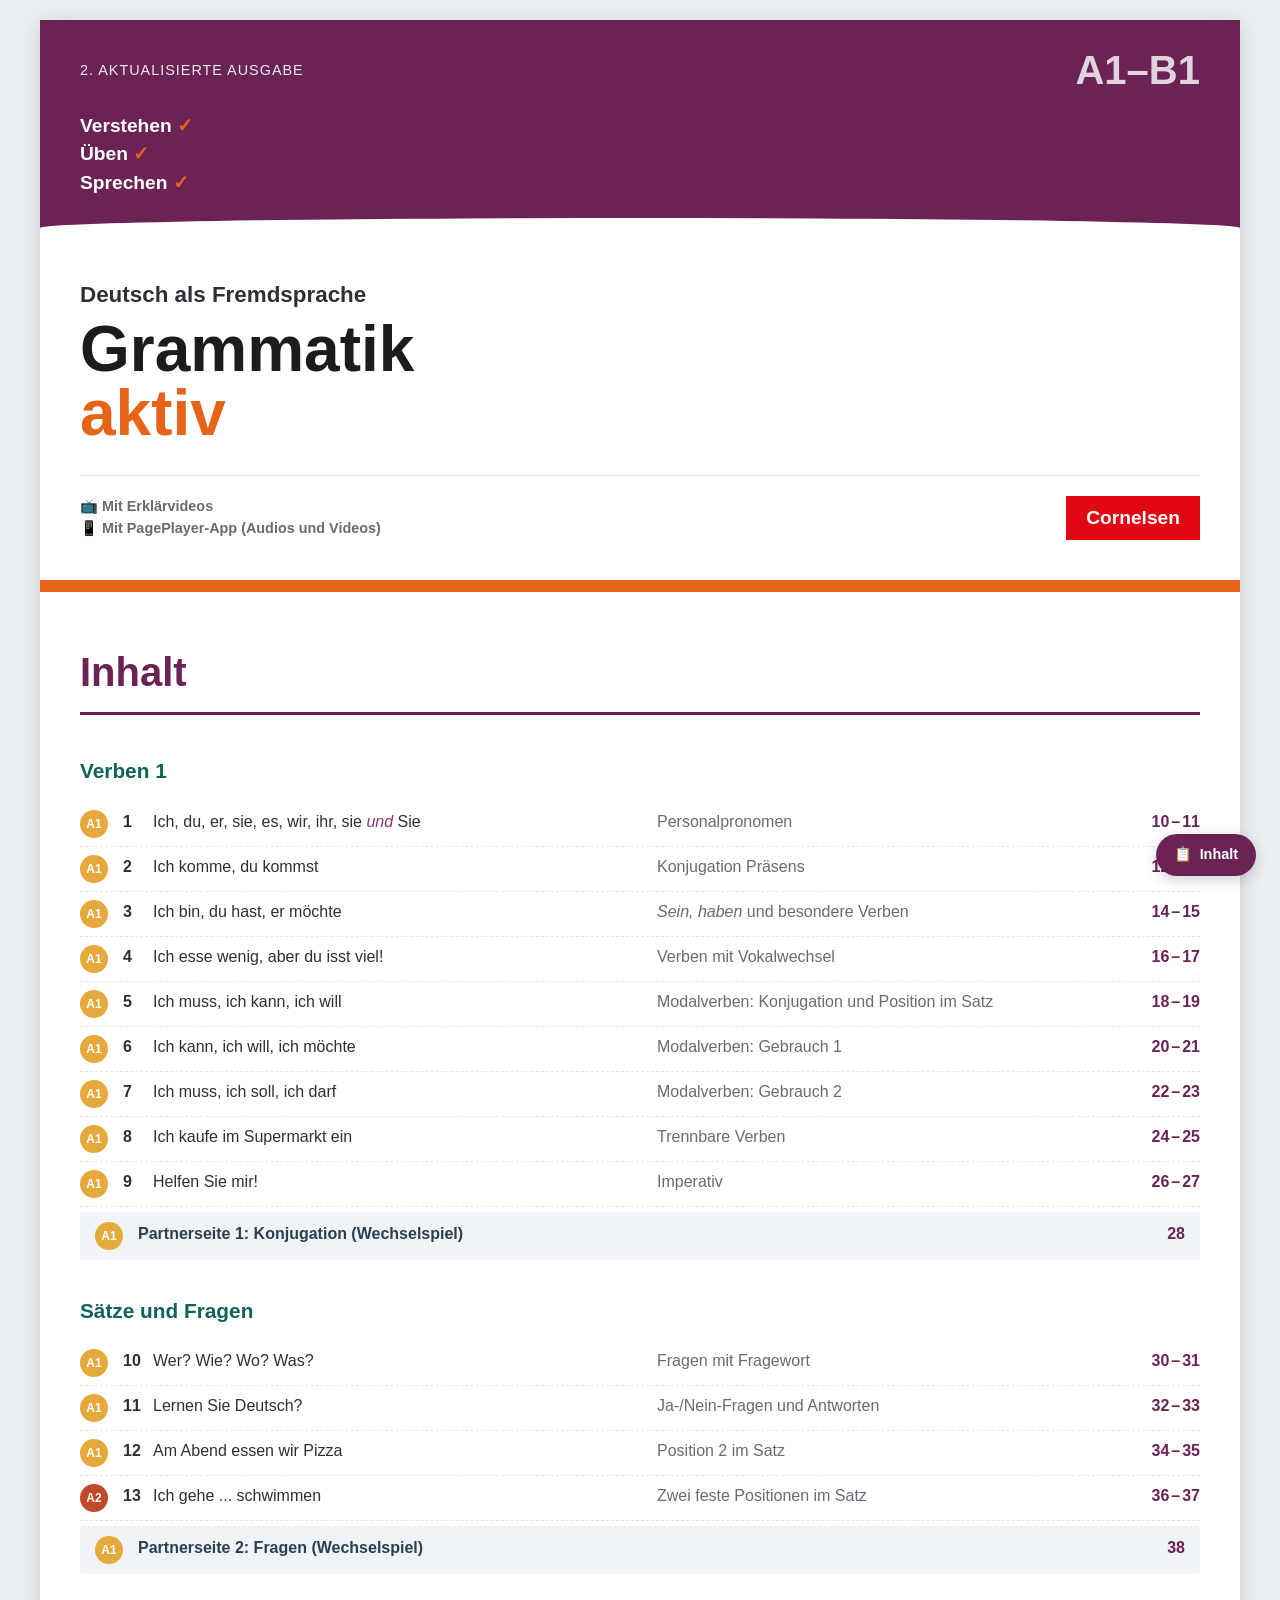
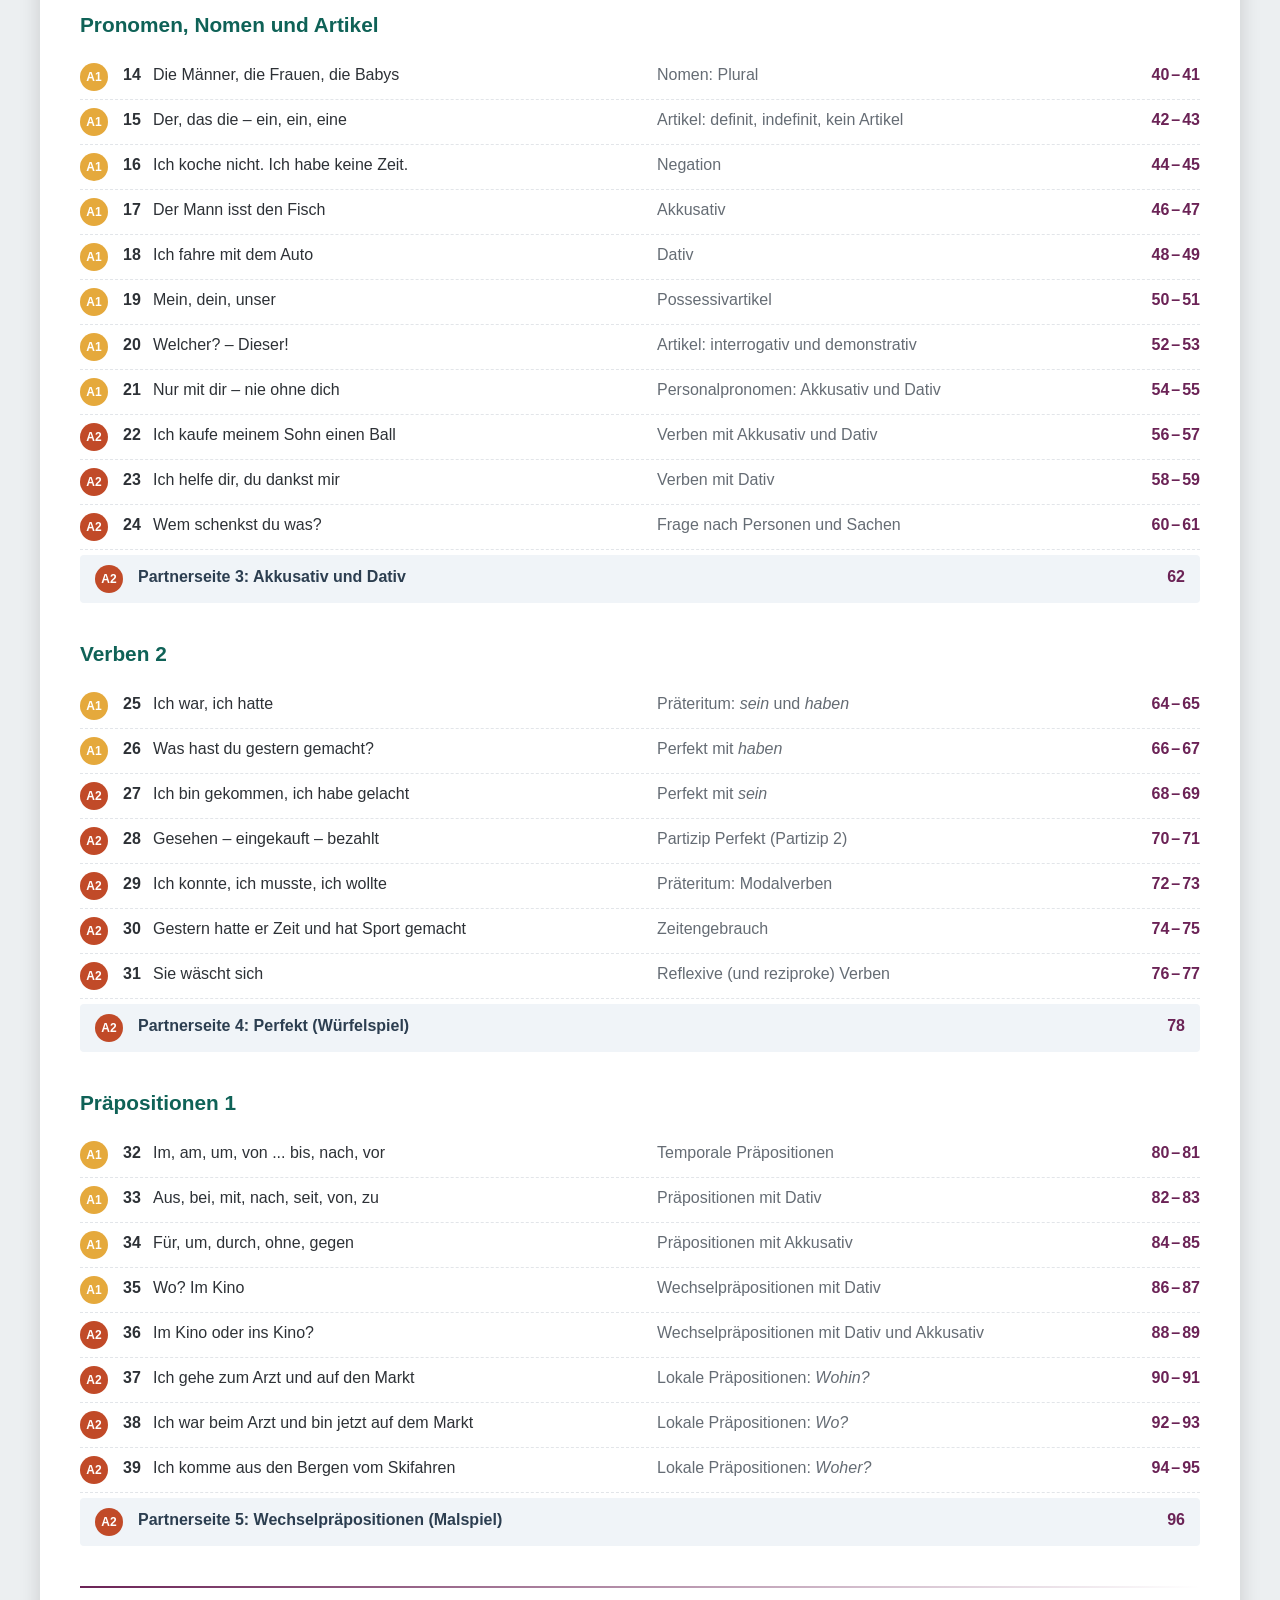
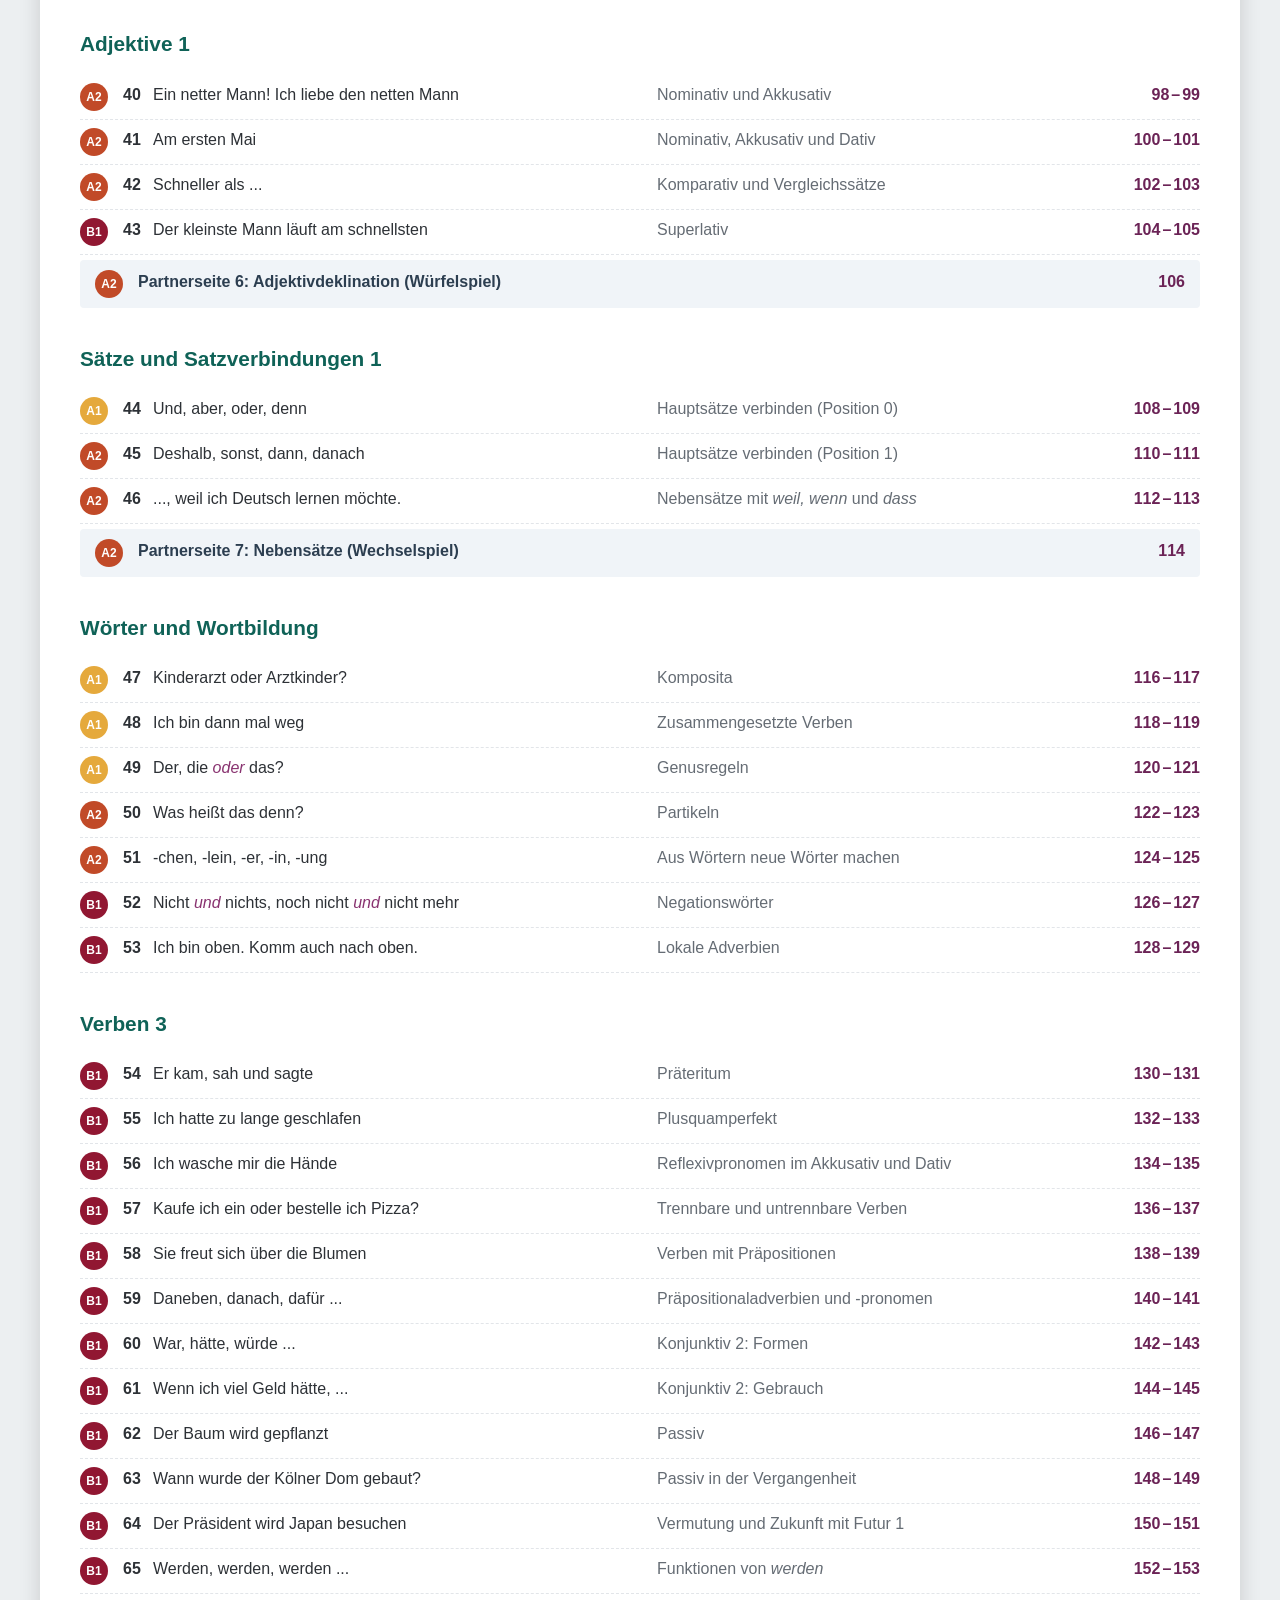
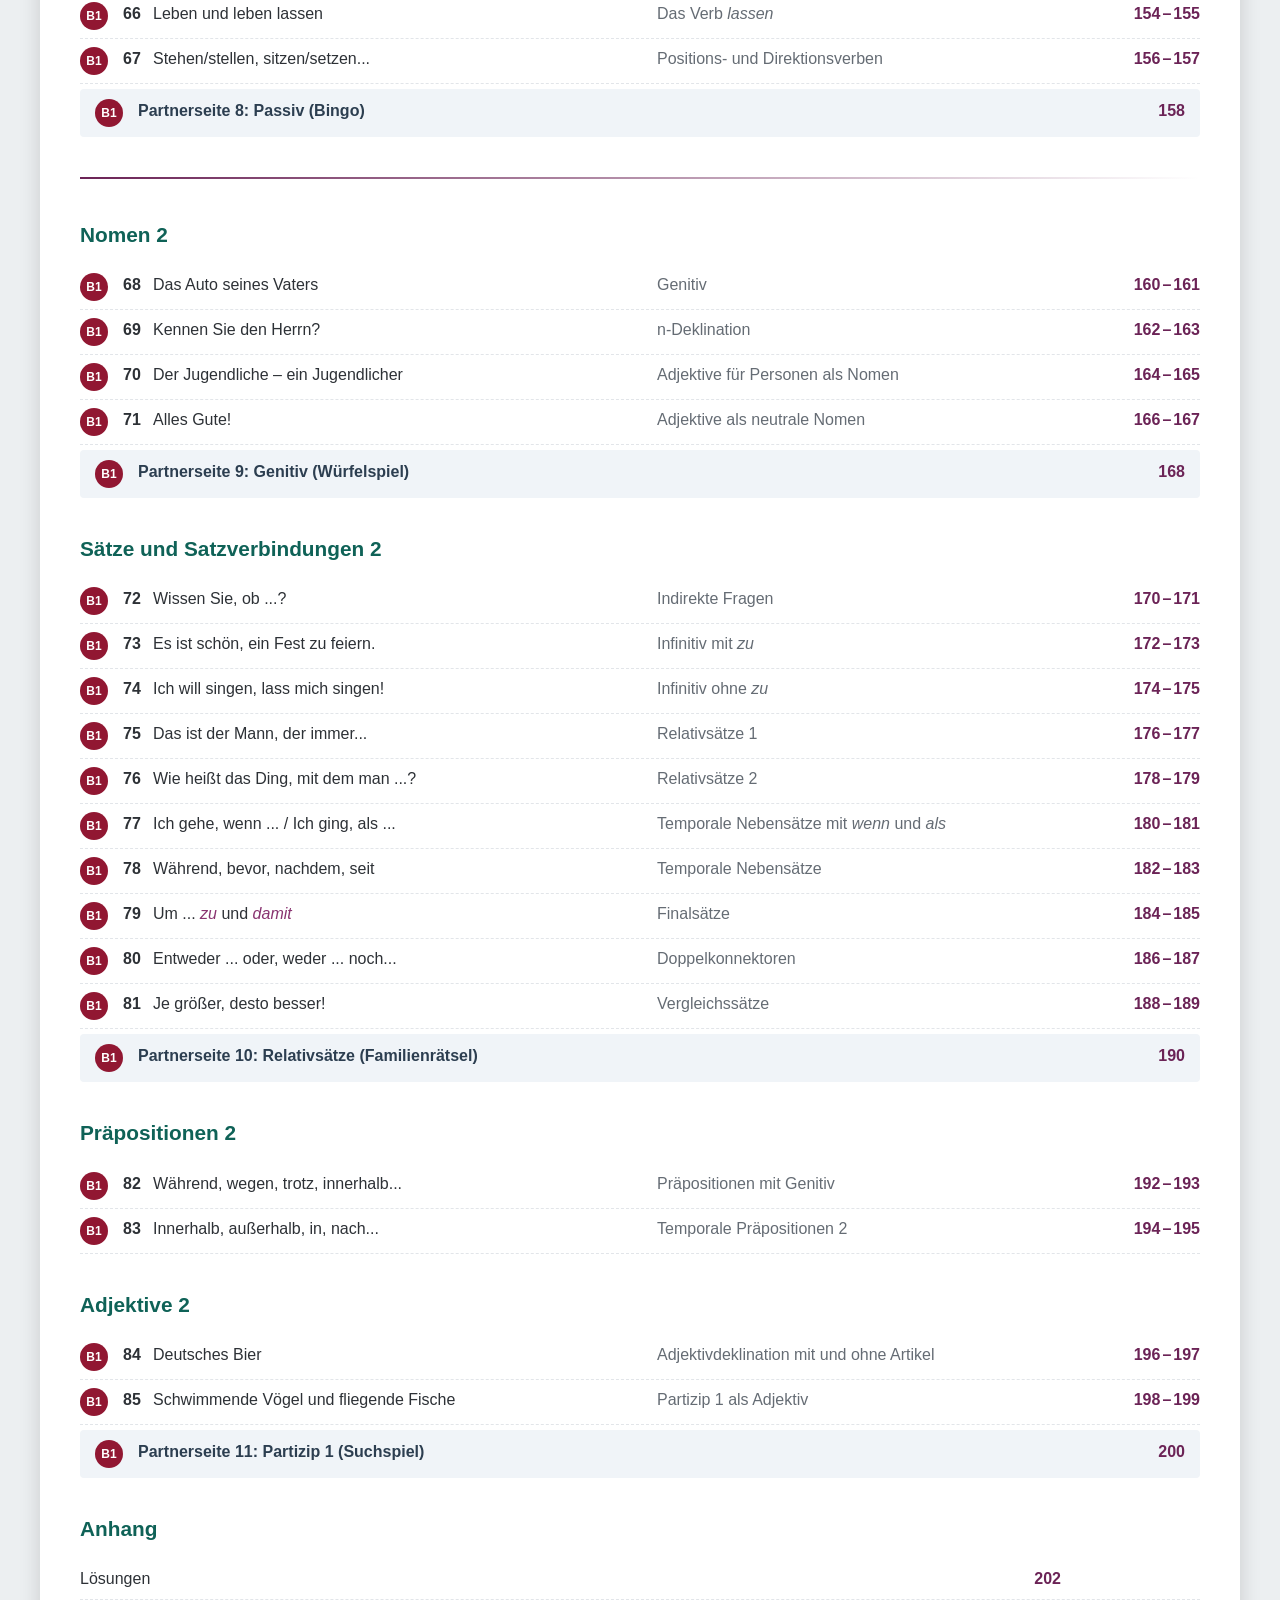
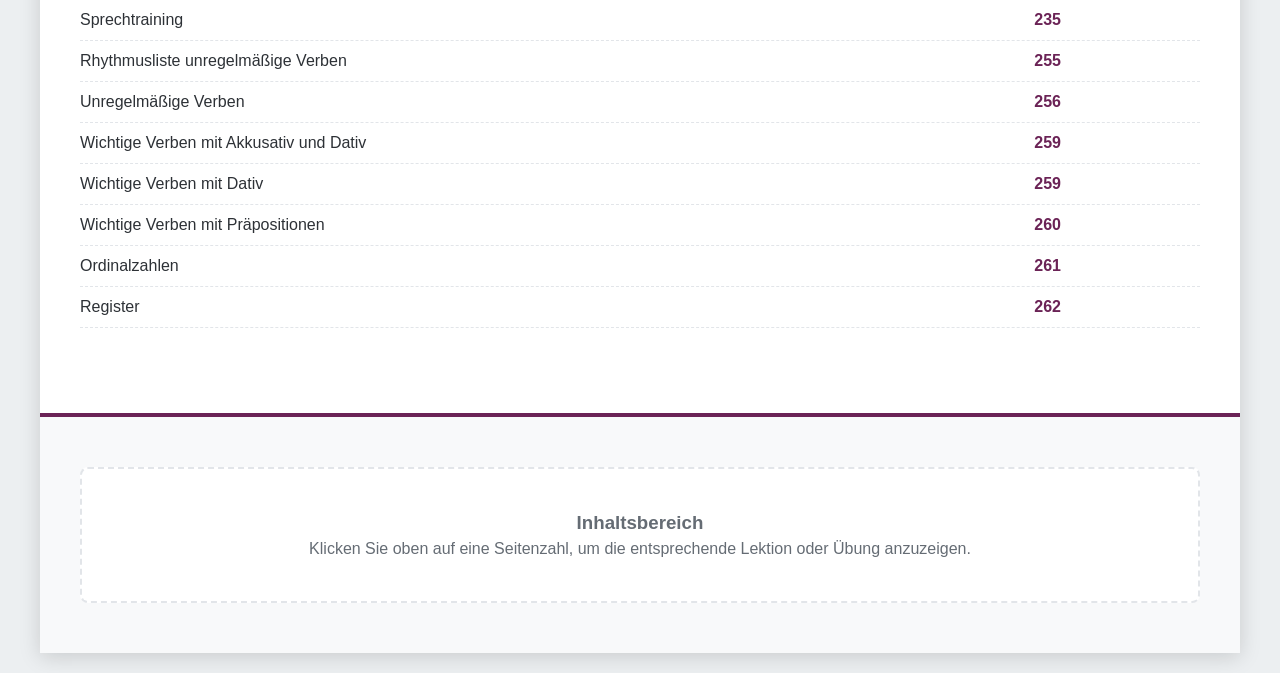
<file: index.html>
<!DOCTYPE html>
<html lang="de">
<head>
    <meta charset="UTF-8">
    <meta name="viewport" content="width=device-width, initial-scale=1.0">
    <title>Grammatik aktiv | A1-B1 Übungsbuch</title>
    <link rel="stylesheet" href="style.css">
</head>
<body>

<div id="inhalt" class="app-container">

    <header class="book-cover">
        <div class="cover-badge-top">A1–B1</div>
        <div class="cover-edition">2. aktualisierte Ausgabe</div>
        <div class="cover-pillars">
            <div>Verstehen</div>
            <div>Üben</div>
            <div>Sprechen</div>
        </div>
        
        <div class="cover-main-titles">
            <div class="subtitle-lang">Deutsch als Fremdsprache</div>
            <h1 class="main-title-grammatik">Grammatik</h1>
            <h1 class="main-title-aktiv">aktiv</h1>
            
            <div class="cover-footer">
                <div style="font-size: 0.9rem; color: var(--text-muted); font-weight: bold;">
                    📺 Mit Erklärvideos <br>
                    📱 Mit PagePlayer-App (Audios und Videos)
                </div>
                <div class="brand-logo">Cornelsen</div>
            </div>
        </div>
    </header>

    <main class="toc-container">
        <h2 class="toc-title">Inhalt</h2>

        <section class="toc-section">
            <h3 class="toc-section-title">Verben 1</h3>
            <ul class="toc-list">
                <li class="toc-item"><span class="level-badge badge-a1">A1</span><span class="chapter-num">1</span><span class="chapter-example">Ich, du, er, sie, es, wir, ihr, sie <em>und</em> Sie</span><span class="chapter-topic">Personalpronomen</span><div class="page-link-group"><a href="#page-10" class="page-link">10</a>–<a href="#page-11" class="page-link">11</a></div></li>
                <li class="toc-item"><span class="level-badge badge-a1">A1</span><span class="chapter-num">2</span><span class="chapter-example">Ich komme, du kommst</span><span class="chapter-topic">Konjugation Präsens</span><div class="page-link-group"><a href="#page-12" class="page-link">12</a>–<a href="#page-13" class="page-link">13</a></div></li>
                <li class="toc-item"><span class="level-badge badge-a1">A1</span><span class="chapter-num">3</span><span class="chapter-example">Ich bin, du hast, er möchte</span><span class="chapter-topic"><em>Sein, haben</em> und besondere Verben</span><div class="page-link-group"><a href="#page-14" class="page-link">14</a>–<a href="#page-15" class="page-link">15</a></div></li>
                <li class="toc-item"><span class="level-badge badge-a1">A1</span><span class="chapter-num">4</span><span class="chapter-example">Ich esse wenig, aber du isst viel!</span><span class="chapter-topic">Verben mit Vokalwechsel</span><div class="page-link-group"><a href="#page-16" class="page-link">16</a>–<a href="#page-17" class="page-link">17</a></div></li>
                <li class="toc-item"><span class="level-badge badge-a1">A1</span><span class="chapter-num">5</span><span class="chapter-example">Ich muss, ich kann, ich will</span><span class="chapter-topic">Modalverben: Konjugation und Position im Satz</span><div class="page-link-group"><a href="#page-18" class="page-link">18</a>–<a href="#page-19" class="page-link">19</a></div></li>
                <li class="toc-item"><span class="level-badge badge-a1">A1</span><span class="chapter-num">6</span><span class="chapter-example">Ich kann, ich will, ich möchte</span><span class="chapter-topic">Modalverben: Gebrauch 1</span><div class="page-link-group"><a href="#page-20" class="page-link">20</a>–<a href="#page-21" class="page-link">21</a></div></li>
                <li class="toc-item"><span class="level-badge badge-a1">A1</span><span class="chapter-num">7</span><span class="chapter-example">Ich muss, ich soll, ich darf</span><span class="chapter-topic">Modalverben: Gebrauch 2</span><div class="page-link-group"><a href="#page-22" class="page-link">22</a>–<a href="#page-23" class="page-link">23</a></div></li>
                <li class="toc-item"><span class="level-badge badge-a1">A1</span><span class="chapter-num">8</span><span class="chapter-example">Ich kaufe im Supermarkt ein</span><span class="chapter-topic">Trennbare Verben</span><div class="page-link-group"><a href="#page-24" class="page-link">24</a>–<a href="#page-25" class="page-link">25</a></div></li>
                <li class="toc-item"><span class="level-badge badge-a1">A1</span><span class="chapter-num">9</span><span class="chapter-example">Helfen Sie mir!</span><span class="chapter-topic">Imperativ</span><div class="page-link-group"><a href="#page-26" class="page-link">26</a>–<a href="#page-27" class="page-link">27</a></div></li>
                <li class="toc-item partner-item"><span class="level-badge badge-a1">A1</span><span class="partner-title">Partnerseite 1: Konjugation (Wechselspiel)</span><div class="page-link-group"><a href="#page-28" class="page-link">28</a></div></li>
            </ul>
        </section>

        <section class="toc-section">
            <h3 class="toc-section-title">Sätze und Fragen</h3>
            <ul class="toc-list">
                <li class="toc-item"><span class="level-badge badge-a1">A1</span><span class="chapter-num">10</span><span class="chapter-example">Wer? Wie? Wo? Was?</span><span class="chapter-topic">Fragen mit Fragewort</span><div class="page-link-group"><a href="#page-30" class="page-link">30</a>–<a href="#page-31" class="page-link">31</a></div></li>
                <li class="toc-item"><span class="level-badge badge-a1">A1</span><span class="chapter-num">11</span><span class="chapter-example">Lernen Sie Deutsch?</span><span class="chapter-topic">Ja-/Nein-Fragen und Antworten</span><div class="page-link-group"><a href="#page-32" class="page-link">32</a>–<a href="#page-33" class="page-link">33</a></div></li>
                <li class="toc-item"><span class="level-badge badge-a1">A1</span><span class="chapter-num">12</span><span class="chapter-example">Am Abend essen wir Pizza</span><span class="chapter-topic">Position 2 im Satz</span><div class="page-link-group"><a href="#page-34" class="page-link">34</a>–<a href="#page-35" class="page-link">35</a></div></li>
                <li class="toc-item"><span class="level-badge badge-a2">A2</span><span class="chapter-num">13</span><span class="chapter-example">Ich gehe ... schwimmen</span><span class="chapter-topic">Zwei feste Positionen im Satz</span><div class="page-link-group"><a href="#page-36" class="page-link">36</a>–<a href="#page-37" class="page-link">37</a></div></li>
                <li class="toc-item partner-item"><span class="level-badge badge-a1">A1</span><span class="partner-title">Partnerseite 2: Fragen (Wechselspiel)</span><div class="page-link-group"><a href="#page-38" class="page-link">38</a></div></li>
            </ul>
        </section>

        <section class="toc-section">
            <h3 class="toc-section-title">Pronomen, Nomen und Artikel</h3>
            <ul class="toc-list">
                <li class="toc-item"><span class="level-badge badge-a1">A1</span><span class="chapter-num">14</span><span class="chapter-example">Die Männer, die Frauen, die Babys</span><span class="chapter-topic">Nomen: Plural</span><div class="page-link-group"><a href="#page-40" class="page-link">40</a>–<a href="#page-41" class="page-link">41</a></div></li>
                <li class="toc-item"><span class="level-badge badge-a1">A1</span><span class="chapter-num">15</span><span class="chapter-example">Der, das die – ein, ein, eine</span><span class="chapter-topic">Artikel: definit, indefinit, kein Artikel</span><div class="page-link-group"><a href="#page-42" class="page-link">42</a>–<a href="#page-43" class="page-link">43</a></div></li>
                <li class="toc-item"><span class="level-badge badge-a1">A1</span><span class="chapter-num">16</span><span class="chapter-example">Ich koche nicht. Ich habe keine Zeit.</span><span class="chapter-topic">Negation</span><div class="page-link-group"><a href="#page-44" class="page-link">44</a>–<a href="#page-45" class="page-link">45</a></div></li>
                <li class="toc-item"><span class="level-badge badge-a1">A1</span><span class="chapter-num">17</span><span class="chapter-example">Der Mann isst den Fisch</span><span class="chapter-topic">Akkusativ</span><div class="page-link-group"><a href="#page-46" class="page-link">46</a>–<a href="#page-47" class="page-link">47</a></div></li>
                <li class="toc-item"><span class="level-badge badge-a1">A1</span><span class="chapter-num">18</span><span class="chapter-example">Ich fahre mit dem Auto</span><span class="chapter-topic">Dativ</span><div class="page-link-group"><a href="#page-48" class="page-link">48</a>–<a href="#page-49" class="page-link">49</a></div></li>
                <li class="toc-item"><span class="level-badge badge-a1">A1</span><span class="chapter-num">19</span><span class="chapter-example">Mein, dein, unser</span><span class="chapter-topic">Possessivartikel</span><div class="page-link-group"><a href="#page-50" class="page-link">50</a>–<a href="#page-51" class="page-link">51</a></div></li>
                <li class="toc-item"><span class="level-badge badge-a1">A1</span><span class="chapter-num">20</span><span class="chapter-example">Welcher? – Dieser!</span><span class="chapter-topic">Artikel: interrogativ und demonstrativ</span><div class="page-link-group"><a href="#page-52" class="page-link">52</a>–<a href="#page-53" class="page-link">53</a></div></li>
                <li class="toc-item"><span class="level-badge badge-a1">A1</span><span class="chapter-num">21</span><span class="chapter-example">Nur mit dir – nie ohne dich</span><span class="chapter-topic">Personalpronomen: Akkusativ und Dativ</span><div class="page-link-group"><a href="#page-54" class="page-link">54</a>–<a href="#page-55" class="page-link">55</a></div></li>
                <li class="toc-item"><span class="level-badge badge-a2">A2</span><span class="chapter-num">22</span><span class="chapter-example">Ich kaufe meinem Sohn einen Ball</span><span class="chapter-topic">Verben mit Akkusativ und Dativ</span><div class="page-link-group"><a href="#page-56" class="page-link">56</a>–<a href="#page-57" class="page-link">57</a></div></li>
                <li class="toc-item"><span class="level-badge badge-a2">A2</span><span class="chapter-num">23</span><span class="chapter-example">Ich helfe dir, du dankst mir</span><span class="chapter-topic">Verben mit Dativ</span><div class="page-link-group"><a href="#page-58" class="page-link">58</a>–<a href="#page-59" class="page-link">59</a></div></li>
                <li class="toc-item"><span class="level-badge badge-a2">A2</span><span class="chapter-num">24</span><span class="chapter-example">Wem schenkst du was?</span><span class="chapter-topic">Frage nach Personen und Sachen</span><div class="page-link-group"><a href="#page-60" class="page-link">60</a>–<a href="#page-61" class="page-link">61</a></div></li>
                <li class="toc-item partner-item"><span class="level-badge badge-a2">A2</span><span class="partner-title">Partnerseite 3: Akkusativ und Dativ</span><div class="page-link-group"><a href="#page-62" class="page-link">62</a></div></li>
            </ul>
        </section>

        <section class="toc-section">
            <h3 class="toc-section-title">Verben 2</h3>
            <ul class="toc-list">
                <li class="toc-item"><span class="level-badge badge-a1">A1</span><span class="chapter-num">25</span><span class="chapter-example">Ich war, ich hatte</span><span class="chapter-topic">Präteritum: <em>sein</em> und <em>haben</em></span><div class="page-link-group"><a href="#page-64" class="page-link">64</a>–<a href="#page-65" class="page-link">65</a></div></li>
                <li class="toc-item"><span class="level-badge badge-a1">A1</span><span class="chapter-num">26</span><span class="chapter-example">Was hast du gestern gemacht?</span><span class="chapter-topic">Perfekt mit <em>haben</em></span><div class="page-link-group"><a href="#page-66" class="page-link">66</a>–<a href="#page-67" class="page-link">67</a></div></li>
                <li class="toc-item"><span class="level-badge badge-a2">A2</span><span class="chapter-num">27</span><span class="chapter-example">Ich bin gekommen, ich habe gelacht</span><span class="chapter-topic">Perfekt mit <em>sein</em></span><div class="page-link-group"><a href="#page-68" class="page-link">68</a>–<a href="#page-69" class="page-link">69</a></div></li>
                <li class="toc-item"><span class="level-badge badge-a2">A2</span><span class="chapter-num">28</span><span class="chapter-example">Gesehen – eingekauft – bezahlt</span><span class="chapter-topic">Partizip Perfekt (Partizip 2)</span><div class="page-link-group"><a href="#page-70" class="page-link">70</a>–<a href="#page-71" class="page-link">71</a></div></li>
                <li class="toc-item"><span class="level-badge badge-a2">A2</span><span class="chapter-num">29</span><span class="chapter-example">Ich konnte, ich musste, ich wollte</span><span class="chapter-topic">Präteritum: Modalverben</span><div class="page-link-group"><a href="#page-72" class="page-link">72</a>–<a href="#page-73" class="page-link">73</a></div></li>
                <li class="toc-item"><span class="level-badge badge-a2">A2</span><span class="chapter-num">30</span><span class="chapter-example">Gestern hatte er Zeit und hat Sport gemacht</span><span class="chapter-topic">Zeitengebrauch</span><div class="page-link-group"><a href="#page-74" class="page-link">74</a>–<a href="#page-75" class="page-link">75</a></div></li>
                <li class="toc-item"><span class="level-badge badge-a2">A2</span><span class="chapter-num">31</span><span class="chapter-example">Sie wäscht sich</span><span class="chapter-topic">Reflexive (und reziproke) Verben</span><div class="page-link-group"><a href="#page-76" class="page-link">76</a>–<a href="#page-77" class="page-link">77</a></div></li>
                <li class="toc-item partner-item"><span class="level-badge badge-a2">A2</span><span class="partner-title">Partnerseite 4: Perfekt (Würfelspiel)</span><div class="page-link-group"><a href="#page-78" class="page-link">78</a></div></li>
            </ul>
        </section>

        <section class="toc-section">
            <h3 class="toc-section-title">Präpositionen 1</h3>
            <ul class="toc-list">
                <li class="toc-item"><span class="level-badge badge-a1">A1</span><span class="chapter-num">32</span><span class="chapter-example">Im, am, um, von ... bis, nach, vor</span><span class="chapter-topic">Temporale Präpositionen</span><div class="page-link-group"><a href="#page-80" class="page-link">80</a>–<a href="#page-81" class="page-link">81</a></div></li>
                <li class="toc-item"><span class="level-badge badge-a1">A1</span><span class="chapter-num">33</span><span class="chapter-example">Aus, bei, mit, nach, seit, von, zu</span><span class="chapter-topic">Präpositionen mit Dativ</span><div class="page-link-group"><a href="#page-82" class="page-link">82</a>–<a href="#page-83" class="page-link">83</a></div></li>
                <li class="toc-item"><span class="level-badge badge-a1">A1</span><span class="chapter-num">34</span><span class="chapter-example">Für, um, durch, ohne, gegen</span><span class="chapter-topic">Präpositionen mit Akkusativ</span><div class="page-link-group"><a href="#page-84" class="page-link">84</a>–<a href="#page-85" class="page-link">85</a></div></li>
                <li class="toc-item"><span class="level-badge badge-a1">A1</span><span class="chapter-num">35</span><span class="chapter-example">Wo? Im Kino</span><span class="chapter-topic">Wechselpräpositionen mit Dativ</span><div class="page-link-group"><a href="#page-86" class="page-link">86</a>–<a href="#page-87" class="page-link">87</a></div></li>
                <li class="toc-item"><span class="level-badge badge-a2">A2</span><span class="chapter-num">36</span><span class="chapter-example">Im Kino oder ins Kino?</span><span class="chapter-topic">Wechselpräpositionen mit Dativ und Akkusativ</span><div class="page-link-group"><a href="#page-88" class="page-link">88</a>–<a href="#page-89" class="page-link">89</a></div></li>
                <li class="toc-item"><span class="level-badge badge-a2">A2</span><span class="chapter-num">37</span><span class="chapter-example">Ich gehe zum Arzt und auf den Markt</span><span class="chapter-topic">Lokale Präpositionen: <em>Wohin?</em></span><div class="page-link-group"><a href="#page-90" class="page-link">90</a>–<a href="#page-91" class="page-link">91</a></div></li>
                <li class="toc-item"><span class="level-badge badge-a2">A2</span><span class="chapter-num">38</span><span class="chapter-example">Ich war beim Arzt und bin jetzt auf dem Markt</span><span class="chapter-topic">Lokale Präpositionen: <em>Wo?</em></span><div class="page-link-group"><a href="#page-92" class="page-link">92</a>–<a href="#page-93" class="page-link">93</a></div></li>
                <li class="toc-item"><span class="level-badge badge-a2">A2</span><span class="chapter-num">39</span><span class="chapter-example">Ich komme aus den Bergen vom Skifahren</span><span class="chapter-topic">Lokale Präpositionen: <em>Woher?</em></span><div class="page-link-group"><a href="#page-94" class="page-link">94</a>–<a href="#page-95" class="page-link">95</a></div></li>
                <li class="toc-item partner-item"><span class="level-badge badge-a2">A2</span><span class="partner-title">Partnerseite 5: Wechselpräpositionen (Malspiel)</span><div class="page-link-group"><a href="#page-96" class="page-link">96</a></div></li>
            </ul>
        </section>

        <hr class="divider-line">

        <section class="toc-section">
            <h3 class="toc-section-title">Adjektive 1</h3>
            <ul class="toc-list">
                <li class="toc-item"><span class="level-badge badge-a2">A2</span><span class="chapter-num">40</span><span class="chapter-example">Ein netter Mann! Ich liebe den netten Mann</span><span class="chapter-topic">Nominativ und Akkusativ</span><div class="page-link-group"><a href="#page-98" class="page-link">98</a>–<a href="#page-99" class="page-link">99</a></div></li>
                <li class="toc-item"><span class="level-badge badge-a2">A2</span><span class="chapter-num">41</span><span class="chapter-example">Am ersten Mai</span><span class="chapter-topic">Nominativ, Akkusativ und Dativ</span><div class="page-link-group"><a href="#page-100" class="page-link">100</a>–<a href="#page-101" class="page-link">101</a></div></li>
                <li class="toc-item"><span class="level-badge badge-a2">A2</span><span class="chapter-num">42</span><span class="chapter-example">Schneller als ...</span><span class="chapter-topic">Komparativ und Vergleichssätze</span><div class="page-link-group"><a href="#page-102" class="page-link">102</a>–<a href="#page-103" class="page-link">103</a></div></li>
                <li class="toc-item"><span class="level-badge badge-b1">B1</span><span class="chapter-num">43</span><span class="chapter-example">Der kleinste Mann läuft am schnellsten</span><span class="chapter-topic">Superlativ</span><div class="page-link-group"><a href="#page-104" class="page-link">104</a>–<a href="#page-105" class="page-link">105</a></div></li>
                <li class="toc-item partner-item"><span class="level-badge badge-a2">A2</span><span class="partner-title">Partnerseite 6: Adjektivdeklination (Würfelspiel)</span><div class="page-link-group"><a href="#page-106" class="page-link">106</a></div></li>
            </ul>
        </section>

        <section class="toc-section">
            <h3 class="toc-section-title">Sätze und Satzverbindungen 1</h3>
            <ul class="toc-list">
                <li class="toc-item"><span class="level-badge badge-a1">A1</span><span class="chapter-num">44</span><span class="chapter-example">Und, aber, oder, denn</span><span class="chapter-topic">Hauptsätze verbinden (Position 0)</span><div class="page-link-group"><a href="#page-108" class="page-link">108</a>–<a href="#page-109" class="page-link">109</a></div></li>
                <li class="toc-item"><span class="level-badge badge-a2">A2</span><span class="chapter-num">45</span><span class="chapter-example">Deshalb, sonst, dann, danach</span><span class="chapter-topic">Hauptsätze verbinden (Position 1)</span><div class="page-link-group"><a href="#page-110" class="page-link">110</a>–<a href="#page-111" class="page-link">111</a></div></li>
                <li class="toc-item"><span class="level-badge badge-a2">A2</span><span class="chapter-num">46</span><span class="chapter-example">..., weil ich Deutsch lernen möchte.</span><span class="chapter-topic">Nebensätze mit <em>weil, wenn</em> und <em>dass</em></span><div class="page-link-group"><a href="#page-112" class="page-link">112</a>–<a href="#page-113" class="page-link">113</a></div></li>
                <li class="toc-item partner-item"><span class="level-badge badge-a2">A2</span><span class="partner-title">Partnerseite 7: Nebensätze (Wechselspiel)</span><div class="page-link-group"><a href="#page-114" class="page-link">114</a></div></li>
            </ul>
        </section>

        <section class="toc-section">
            <h3 class="toc-section-title">Wörter und Wortbildung</h3>
            <ul class="toc-list">
                <li class="toc-item"><span class="level-badge badge-a1">A1</span><span class="chapter-num">47</span><span class="chapter-example">Kinderarzt oder Arztkinder?</span><span class="chapter-topic">Komposita</span><div class="page-link-group"><a href="#page-116" class="page-link">116</a>–<a href="#page-117" class="page-link">117</a></div></li>
                <li class="toc-item"><span class="level-badge badge-a1">A1</span><span class="chapter-num">48</span><span class="chapter-example">Ich bin dann mal weg</span><span class="chapter-topic">Zusammengesetzte Verben</span><div class="page-link-group"><a href="#page-118" class="page-link">118</a>–<a href="#page-119" class="page-link">119</a></div></li>
                <li class="toc-item"><span class="level-badge badge-a1">A1</span><span class="chapter-num">49</span><span class="chapter-example">Der, die <em>oder</em> das?</span><span class="chapter-topic">Genusregeln</span><div class="page-link-group"><a href="#page-120" class="page-link">120</a>–<a href="#page-121" class="page-link">121</a></div></li>
                <li class="toc-item"><span class="level-badge badge-a2">A2</span><span class="chapter-num">50</span><span class="chapter-example">Was heißt das denn?</span><span class="chapter-topic">Partikeln</span><div class="page-link-group"><a href="#page-122" class="page-link">122</a>–<a href="#page-123" class="page-link">123</a></div></li>
                <li class="toc-item"><span class="level-badge badge-a2">A2</span><span class="chapter-num">51</span><span class="chapter-example">-chen, -lein, -er, -in, -ung</span><span class="chapter-topic">Aus Wörtern neue Wörter machen</span><div class="page-link-group"><a href="#page-124" class="page-link">124</a>–<a href="#page-125" class="page-link">125</a></div></li>
                <li class="toc-item"><span class="level-badge badge-b1">B1</span><span class="chapter-num">52</span><span class="chapter-example">Nicht <em>und</em> nichts, noch nicht <em>und</em> nicht mehr</span><span class="chapter-topic">Negationswörter</span><div class="page-link-group"><a href="#page-126" class="page-link">126</a>–<a href="#page-127" class="page-link">127</a></div></li>
                <li class="toc-item"><span class="level-badge badge-b1">B1</span><span class="chapter-num">53</span><span class="chapter-example">Ich bin oben. Komm auch nach oben.</span><span class="chapter-topic">Lokale Adverbien</span><div class="page-link-group"><a href="#page-128" class="page-link">128</a>–<a href="#page-129" class="page-link">129</a></div></li>
            </ul>
        </section>

        <section class="toc-section">
            <h3 class="toc-section-title">Verben 3</h3>
            <ul class="toc-list">
                <li class="toc-item"><span class="level-badge badge-b1">B1</span><span class="chapter-num">54</span><span class="chapter-example">Er kam, sah und sagte</span><span class="chapter-topic">Präteritum</span><div class="page-link-group"><a href="#page-130" class="page-link">130</a>–<a href="#page-131" class="page-link">131</a></div></li>
                <li class="toc-item"><span class="level-badge badge-b1">B1</span><span class="chapter-num">55</span><span class="chapter-example">Ich hatte zu lange geschlafen</span><span class="chapter-topic">Plusquamperfekt</span><div class="page-link-group"><a href="#page-132" class="page-link">132</a>–<a href="#page-133" class="page-link">133</a></div></li>
                <li class="toc-item"><span class="level-badge badge-b1">B1</span><span class="chapter-num">56</span><span class="chapter-example">Ich wasche mir die Hände</span><span class="chapter-topic">Reflexivpronomen im Akkusativ und Dativ</span><div class="page-link-group"><a href="#page-134" class="page-link">134</a>–<a href="#page-135" class="page-link">135</a></div></li>
                <li class="toc-item"><span class="level-badge badge-b1">B1</span><span class="chapter-num">57</span><span class="chapter-example">Kaufe ich ein oder bestelle ich Pizza?</span><span class="chapter-topic">Trennbare und untrennbare Verben</span><div class="page-link-group"><a href="#page-136" class="page-link">136</a>–<a href="#page-137" class="page-link">137</a></div></li>
                <li class="toc-item"><span class="level-badge badge-b1">B1</span><span class="chapter-num">58</span><span class="chapter-example">Sie freut sich über die Blumen</span><span class="chapter-topic">Verben mit Präpositionen</span><div class="page-link-group"><a href="#page-138" class="page-link">138</a>–<a href="#page-139" class="page-link">139</a></div></li>
                <li class="toc-item"><span class="level-badge badge-b1">B1</span><span class="chapter-num">59</span><span class="chapter-example">Daneben, danach, dafür ...</span><span class="chapter-topic">Präpositionaladverbien und -pronomen</span><div class="page-link-group"><a href="#page-140" class="page-link">140</a>–<a href="#page-141" class="page-link">141</a></div></li>
                <li class="toc-item"><span class="level-badge badge-b1">B1</span><span class="chapter-num">60</span><span class="chapter-example">War, hätte, würde ...</span><span class="chapter-topic">Konjunktiv 2: Formen</span><div class="page-link-group"><a href="#page-142" class="page-link">142</a>–<a href="#page-143" class="page-link">143</a></div></li>
                <li class="toc-item"><span class="level-badge badge-b1">B1</span><span class="chapter-num">61</span><span class="chapter-example">Wenn ich viel Geld hätte, ...</span><span class="chapter-topic">Konjunktiv 2: Gebrauch</span><div class="page-link-group"><a href="#page-144" class="page-link">144</a>–<a href="#page-145" class="page-link">145</a></div></li>
                <li class="toc-item"><span class="level-badge badge-b1">B1</span><span class="chapter-num">62</span><span class="chapter-example">Der Baum wird gepflanzt</span><span class="chapter-topic">Passiv</span><div class="page-link-group"><a href="#page-146" class="page-link">146</a>–<a href="#page-147" class="page-link">147</a></div></li>
                <li class="toc-item"><span class="level-badge badge-b1">B1</span><span class="chapter-num">63</span><span class="chapter-example">Wann wurde der Kölner Dom gebaut?</span><span class="chapter-topic">Passiv in der Vergangenheit</span><div class="page-link-group"><a href="#page-148" class="page-link">148</a>–<a href="#page-149" class="page-link">149</a></div></li>
                <li class="toc-item"><span class="level-badge badge-b1">B1</span><span class="chapter-num">64</span><span class="chapter-example">Der Präsident wird Japan besuchen</span><span class="chapter-topic">Vermutung und Zukunft mit Futur 1</span><div class="page-link-group"><a href="#page-150" class="page-link">150</a>–<a href="#page-151" class="page-link">151</a></div></li>
                <li class="toc-item"><span class="level-badge badge-b1">B1</span><span class="chapter-num">65</span><span class="chapter-example">Werden, werden, werden ...</span><span class="chapter-topic">Funktionen von <em>werden</em></span><div class="page-link-group"><a href="#page-152" class="page-link">152</a>–<a href="#page-153" class="page-link">153</a></div></li>
                <li class="toc-item"><span class="level-badge badge-b1">B1</span><span class="chapter-num">66</span><span class="chapter-example">Leben und leben lassen</span><span class="chapter-topic">Das Verb <em>lassen</em></span><div class="page-link-group"><a href="#page-154" class="page-link">154</a>–<a href="#page-155" class="page-link">155</a></div></li>
                <li class="toc-item"><span class="level-badge badge-b1">B1</span><span class="chapter-num">67</span><span class="chapter-example">Stehen/stellen, sitzen/setzen...</span><span class="chapter-topic">Positions- und Direktionsverben</span><div class="page-link-group"><a href="#page-156" class="page-link">156</a>–<a href="#page-157" class="page-link">157</a></div></li>
                <li class="toc-item partner-item"><span class="level-badge badge-b1">B1</span><span class="partner-title">Partnerseite 8: Passiv (Bingo)</span><div class="page-link-group"><a href="#page-158" class="page-link">158</a></div></li>
            </ul>
        </section>

        <hr class="divider-line">

        <section class="toc-section">
            <h3 class="toc-section-title">Nomen 2</h3>
            <ul class="toc-list">
                <li class="toc-item"><span class="level-badge badge-b1">B1</span><span class="chapter-num">68</span><span class="chapter-example">Das Auto seines Vaters</span><span class="chapter-topic">Genitiv</span><div class="page-link-group"><a href="#page-160" class="page-link">160</a>–<a href="#page-161" class="page-link">161</a></div></li>
                <li class="toc-item"><span class="level-badge badge-b1">B1</span><span class="chapter-num">69</span><span class="chapter-example">Kennen Sie den Herrn?</span><span class="chapter-topic">n-Deklination</span><div class="page-link-group"><a href="#page-162" class="page-link">162</a>–<a href="#page-163" class="page-link">163</a></div></li>
                <li class="toc-item"><span class="level-badge badge-b1">B1</span><span class="chapter-num">70</span><span class="chapter-example">Der Jugendliche – ein Jugendlicher</span><span class="chapter-topic">Adjektive für Personen als Nomen</span><div class="page-link-group"><a href="#page-164" class="page-link">164</a>–<a href="#page-165" class="page-link">165</a></div></li>
                <li class="toc-item"><span class="level-badge badge-b1">B1</span><span class="chapter-num">71</span><span class="chapter-example">Alles Gute!</span><span class="chapter-topic">Adjektive als neutrale Nomen</span><div class="page-link-group"><a href="#page-166" class="page-link">166</a>–<a href="#page-167" class="page-link">167</a></div></li>
                <li class="toc-item partner-item"><span class="level-badge badge-b1">B1</span><span class="partner-title">Partnerseite 9: Genitiv (Würfelspiel)</span><div class="page-link-group"><a href="#page-168" class="page-link">168</a></div></li>
            </ul>
        </section>

        <section class="toc-section">
            <h3 class="toc-section-title">Sätze und Satzverbindungen 2</h3>
            <ul class="toc-list">
                <li class="toc-item"><span class="level-badge badge-b1">B1</span><span class="chapter-num">72</span><span class="chapter-example">Wissen Sie, ob ...?</span><span class="chapter-topic">Indirekte Fragen</span><div class="page-link-group"><a href="#page-170" class="page-link">170</a>–<a href="#page-171" class="page-link">171</a></div></li>
                <li class="toc-item"><span class="level-badge badge-b1">B1</span><span class="chapter-num">73</span><span class="chapter-example">Es ist schön, ein Fest zu feiern.</span><span class="chapter-topic">Infinitiv mit <em>zu</em></span><div class="page-link-group"><a href="#page-172" class="page-link">172</a>–<a href="#page-173" class="page-link">173</a></div></li>
                <li class="toc-item"><span class="level-badge badge-b1">B1</span><span class="chapter-num">74</span><span class="chapter-example">Ich will singen, lass mich singen!</span><span class="chapter-topic">Infinitiv ohne <em>zu</em></span><div class="page-link-group"><a href="#page-174" class="page-link">174</a>–<a href="#page-175" class="page-link">175</a></div></li>
                <li class="toc-item"><span class="level-badge badge-b1">B1</span><span class="chapter-num">75</span><span class="chapter-example">Das ist der Mann, der immer...</span><span class="chapter-topic">Relativsätze 1</span><div class="page-link-group"><a href="#page-176" class="page-link">176</a>–<a href="#page-177" class="page-link">177</a></div></li>
                <li class="toc-item"><span class="level-badge badge-b1">B1</span><span class="chapter-num">76</span><span class="chapter-example">Wie heißt das Ding, mit dem man ...?</span><span class="chapter-topic">Relativsätze 2</span><div class="page-link-group"><a href="#page-178" class="page-link">178</a>–<a href="#page-179" class="page-link">179</a></div></li>
                <li class="toc-item"><span class="level-badge badge-b1">B1</span><span class="chapter-num">77</span><span class="chapter-example">Ich gehe, wenn ... / Ich ging, als ...</span><span class="chapter-topic">Temporale Nebensätze mit <em>wenn</em> und <em>als</em></span><div class="page-link-group"><a href="#page-180" class="page-link">180</a>–<a href="#page-181" class="page-link">181</a></div></li>
                <li class="toc-item"><span class="level-badge badge-b1">B1</span><span class="chapter-num">78</span><span class="chapter-example">Während, bevor, nachdem, seit</span><span class="chapter-topic">Temporale Nebensätze</span><div class="page-link-group"><a href="#page-182" class="page-link">182</a>–<a href="#page-183" class="page-link">183</a></div></li>
                <li class="toc-item"><span class="level-badge badge-b1">B1</span><span class="chapter-num">79</span><span class="chapter-example">Um ... <em>zu</em> und <em>damit</em></span><span class="chapter-topic">Finalsätze</span><div class="page-link-group"><a href="#page-184" class="page-link">184</a>–<a href="#page-185" class="page-link">185</a></div></li>
                <li class="toc-item"><span class="level-badge badge-b1">B1</span><span class="chapter-num">80</span><span class="chapter-example">Entweder ... oder, weder ... noch...</span><span class="chapter-topic">Doppelkonnektoren</span><div class="page-link-group"><a href="#page-186" class="page-link">186</a>–<a href="#page-187" class="page-link">187</a></div></li>
                <li class="toc-item"><span class="level-badge badge-b1">B1</span><span class="chapter-num">81</span><span class="chapter-example">Je größer, desto besser!</span><span class="chapter-topic">Vergleichssätze</span><div class="page-link-group"><a href="#page-188" class="page-link">188</a>–<a href="#page-189" class="page-link">189</a></div></li>
                <li class="toc-item partner-item"><span class="level-badge badge-b1">B1</span><span class="partner-title">Partnerseite 10: Relativsätze (Familienrätsel)</span><div class="page-link-group"><a href="#page-190" class="page-link">190</a></div></li>
            </ul>
        </section>

        <section class="toc-section">
            <h3 class="toc-section-title">Präpositionen 2</h3>
            <ul class="toc-list">
                <li class="toc-item"><span class="level-badge badge-b1">B1</span><span class="chapter-num">82</span><span class="chapter-example">Während, wegen, trotz, innerhalb...</span><span class="chapter-topic">Präpositionen mit Genitiv</span><div class="page-link-group"><a href="#page-192" class="page-link">192</a>–<a href="#page-193" class="page-link">193</a></div></li>
                <li class="toc-item"><span class="level-badge badge-b1">B1</span><span class="chapter-num">83</span><span class="chapter-example">Innerhalb, außerhalb, in, nach...</span><span class="chapter-topic">Temporale Präpositionen 2</span><div class="page-link-group"><a href="#page-194" class="page-link">194</a>–<a href="#page-195" class="page-link">195</a></div></li>
            </ul>
        </section>

        <section class="toc-section">
            <h3 class="toc-section-title">Adjektive 2</h3>
            <ul class="toc-list">
                <li class="toc-item"><span class="level-badge badge-b1">B1</span><span class="chapter-num">84</span><span class="chapter-example">Deutsches Bier</span><span class="chapter-topic">Adjektivdeklination mit und ohne Artikel</span><div class="page-link-group"><a href="#page-196" class="page-link">196</a>–<a href="#page-197" class="page-link">197</a></div></li>
                <li class="toc-item"><span class="level-badge badge-b1">B1</span><span class="chapter-num">85</span><span class="chapter-example">Schwimmende Vögel und fliegende Fische</span><span class="chapter-topic">Partizip 1 als Adjektiv</span><div class="page-link-group"><a href="#page-198" class="page-link">198</a>–<a href="#page-199" class="page-link">199</a></div></li>
                <li class="toc-item partner-item"><span class="level-badge badge-b1">B1</span><span class="partner-title">Partnerseite 11: Partizip 1 (Suchspiel)</span><div class="page-link-group"><a href="#page-200" class="page-link">200</a></div></li>
            </ul>
        </section>

        <section class="toc-section">
            <h3 class="toc-section-title">Anhang</h3>
            <ul class="toc-list">
                <li class="toc-item"><span class="chapter-example" style="width: 80%;">Lösungen</span><div class="page-link-group"><a href="#page-202" class="page-link">202</a></div></li>
                <li class="toc-item"><span class="chapter-example" style="width: 80%;">Sprechtraining</span><div class="page-link-group"><a href="#page-235" class="page-link">235</a></div></li>
                <li class="toc-item"><span class="chapter-example" style="width: 80%;">Rhythmusliste unregelmäßige Verben</span><div class="page-link-group"><a href="#page-255" class="page-link">255</a></div></li>
                <li class="toc-item"><span class="chapter-example" style="width: 80%;">Unregelmäßige Verben</span><div class="page-link-group"><a href="#page-256" class="page-link">256</a></div></li>
                <li class="toc-item"><span class="chapter-example" style="width: 80%;">Wichtige Verben mit Akkusativ und Dativ</span><div class="page-link-group"><a href="#page-259" class="page-link">259</a></div></li>
                <li class="toc-item"><span class="chapter-example" style="width: 80%;">Wichtige Verben mit Dativ</span><div class="page-link-group"><a href="#page-259" class="page-link">259</a></div></li>
                <li class="toc-item"><span class="chapter-example" style="width: 80%;">Wichtige Verben mit Präpositionen</span><div class="page-link-group"><a href="#page-260" class="page-link">260</a></div></li>
                <li class="toc-item"><span class="chapter-example" style="width: 80%;">Ordinalzahlen</span><div class="page-link-group"><a href="#page-261" class="page-link">261</a></div></li>
                <li class="toc-item"><span class="chapter-example" style="width: 80%;">Register</span><div class="page-link-group"><a href="#page-262" class="page-link">262</a></div></li>
            </ul>
        </section>
    </main>

    <section class="content-workspace" id="content-display">
        <div class="placeholder-box">
            <h3>Inhaltsbereich</h3>
            <p>Klicken Sie oben auf eine Seitenzahl, um die entsprechende Lektion oder Übung anzuzeigen.</p>
        </div>
    </section>

</div>

<!-- <script src="app.js"></script> -->
<script type="module" src="app.js"></script>
    
<a href="#inhalt" class="macro-toc-trigger" aria-label="Zurück zum Inhaltsverzeichnis">
        <span class="toc-icon">📋</span>
        <span class="toc-text">Inhalt</span>
</a>
    
</body>
    
</html>
</file>
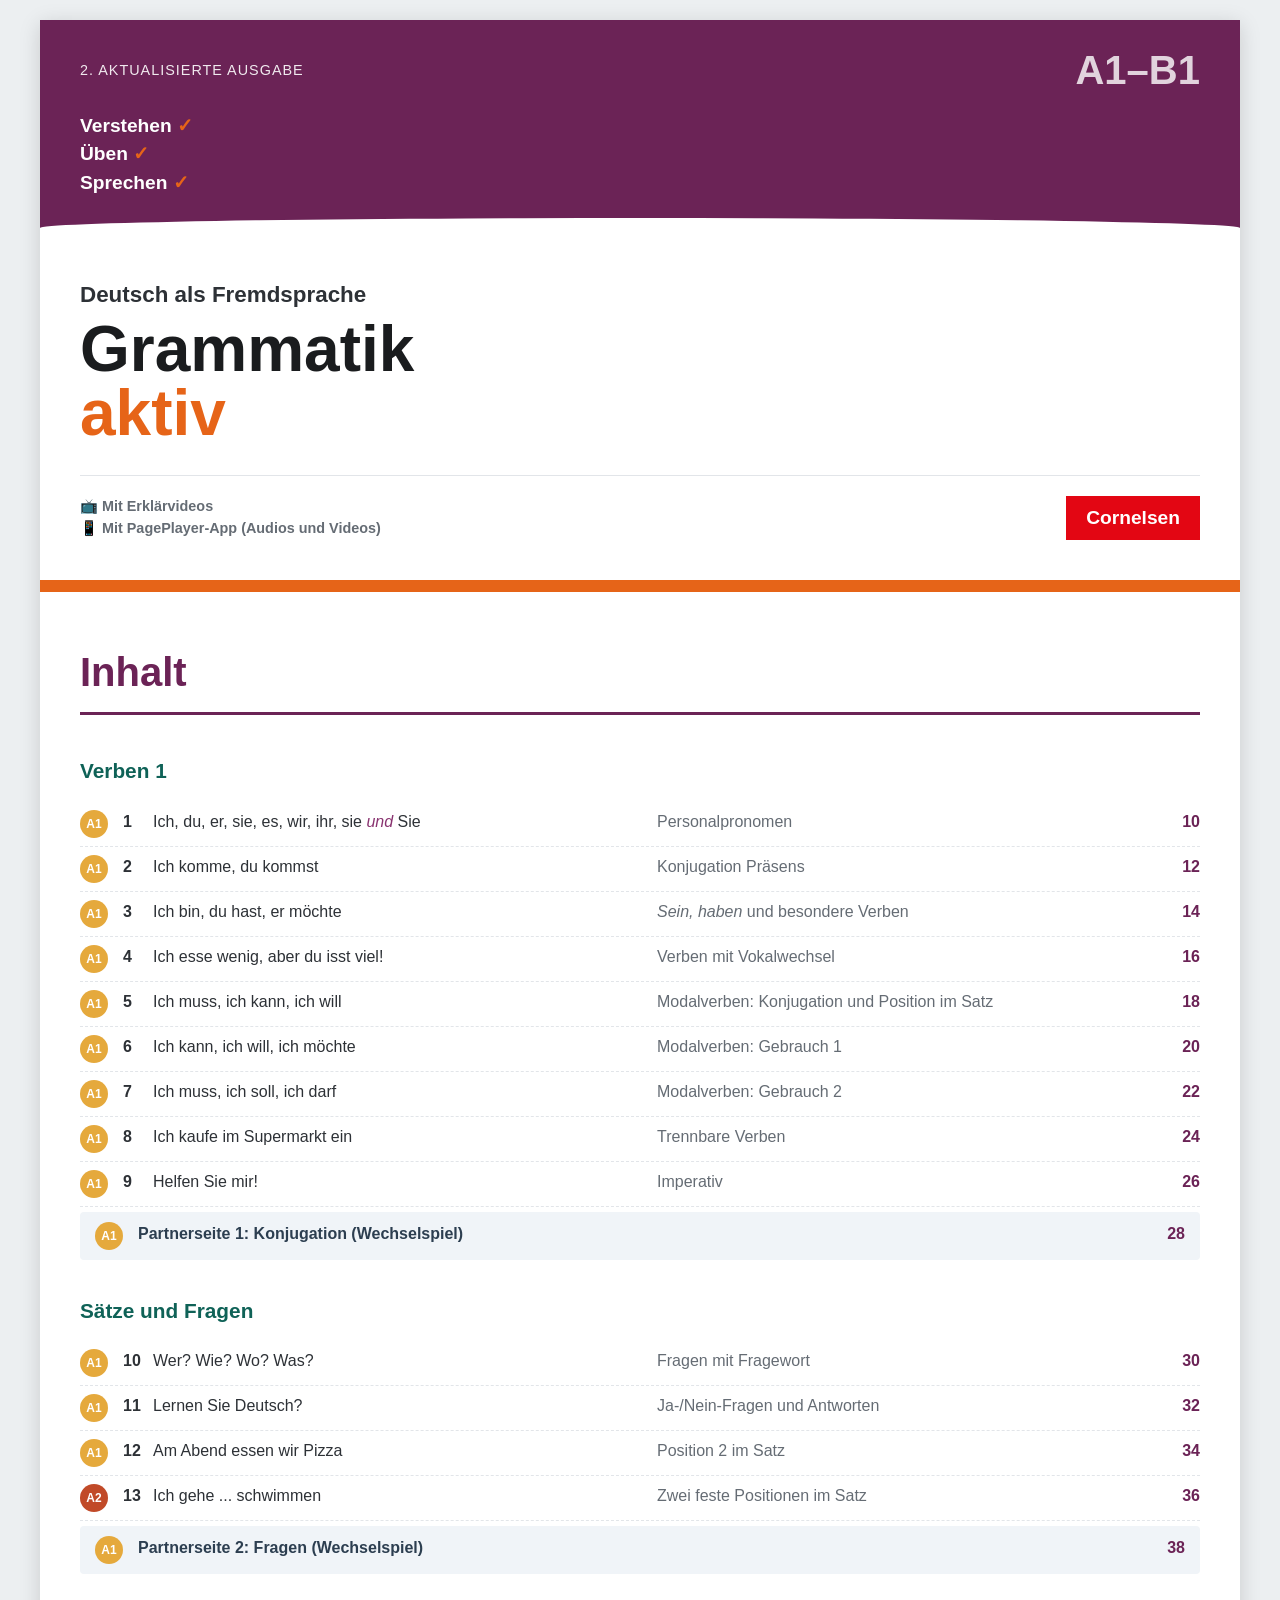
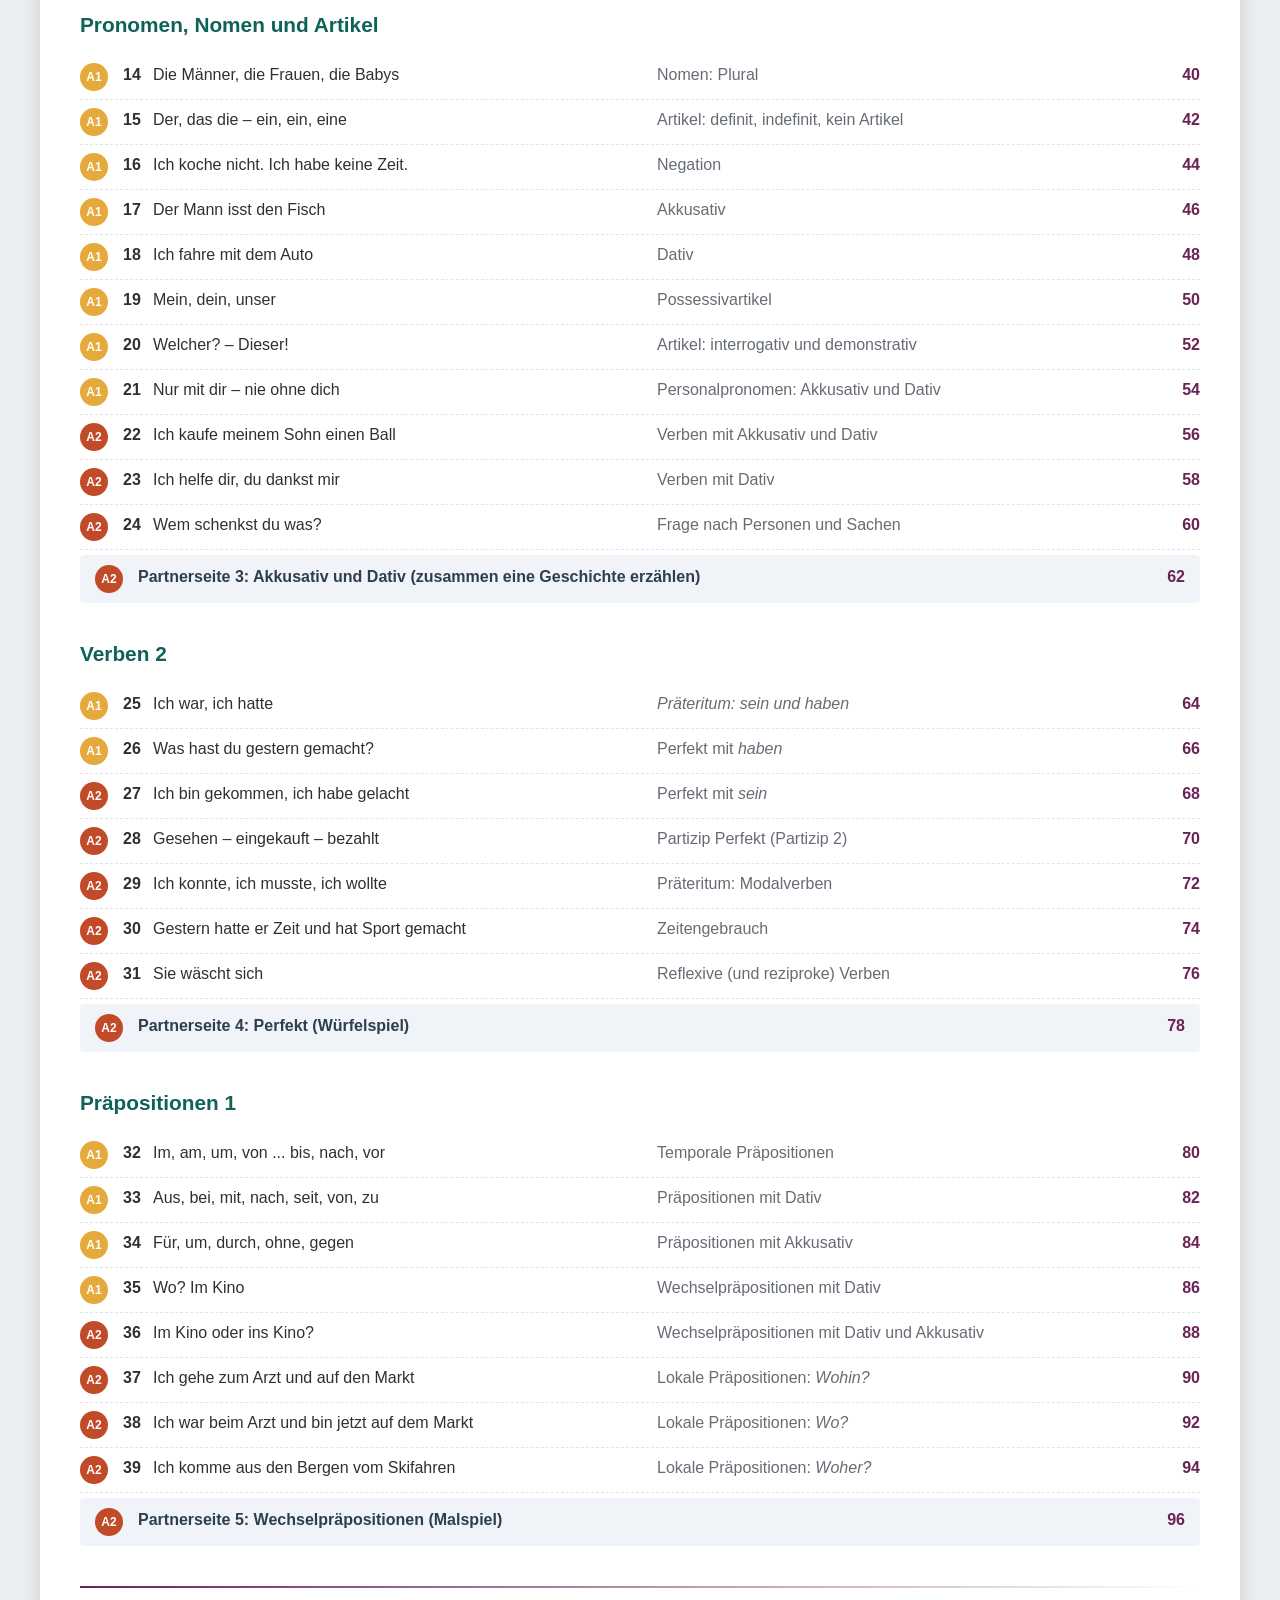
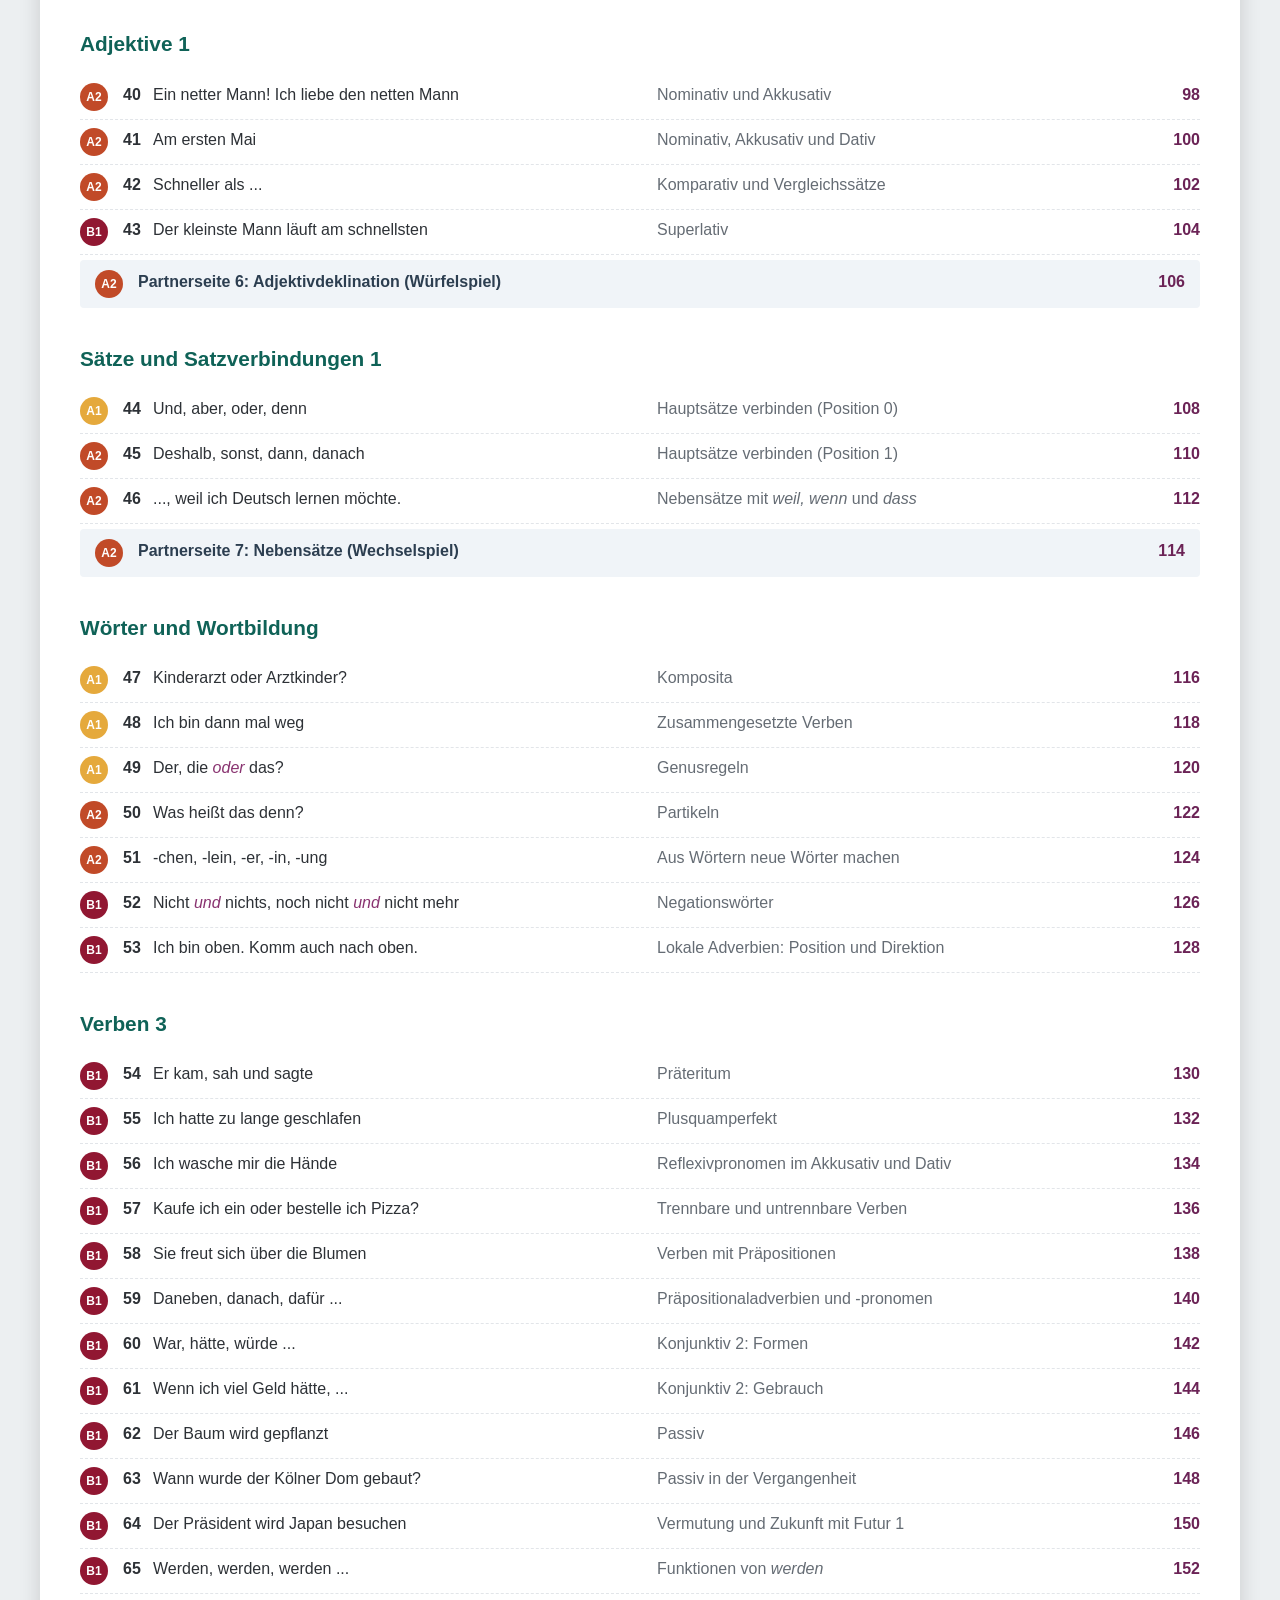
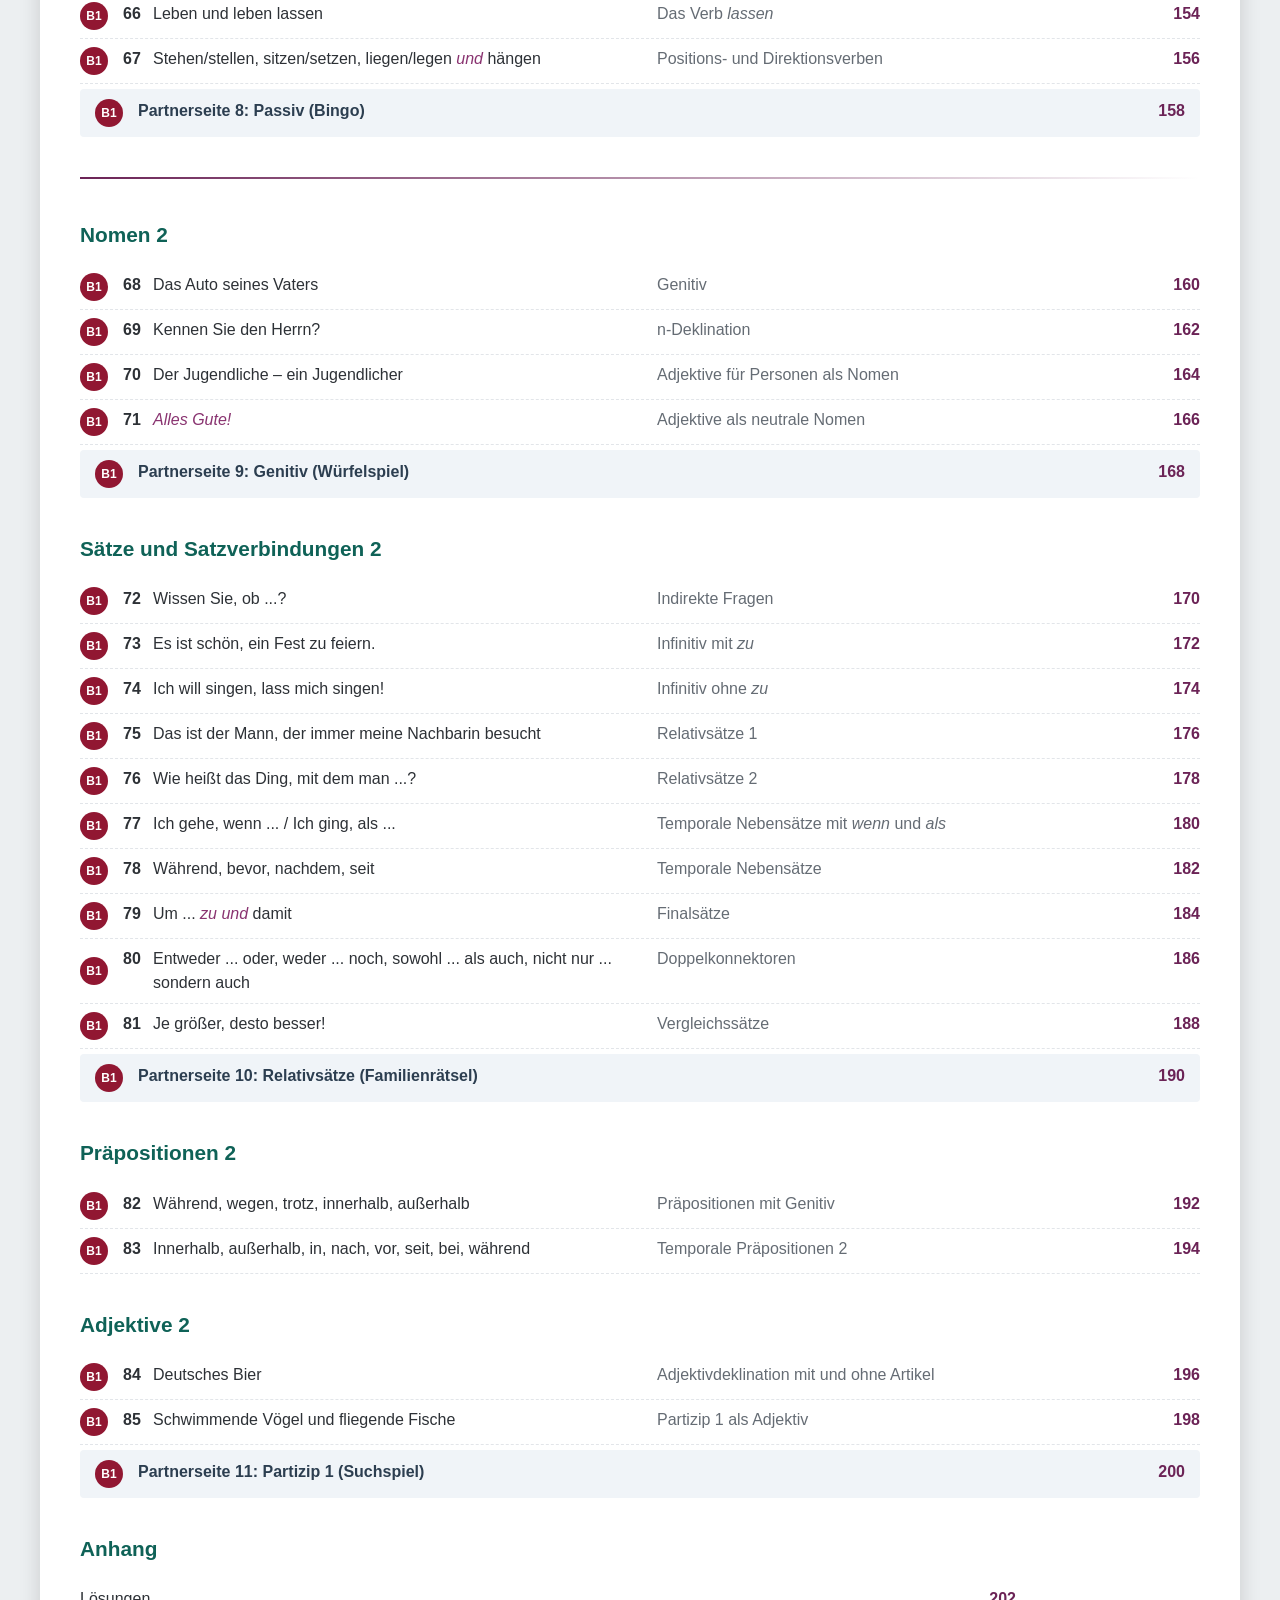
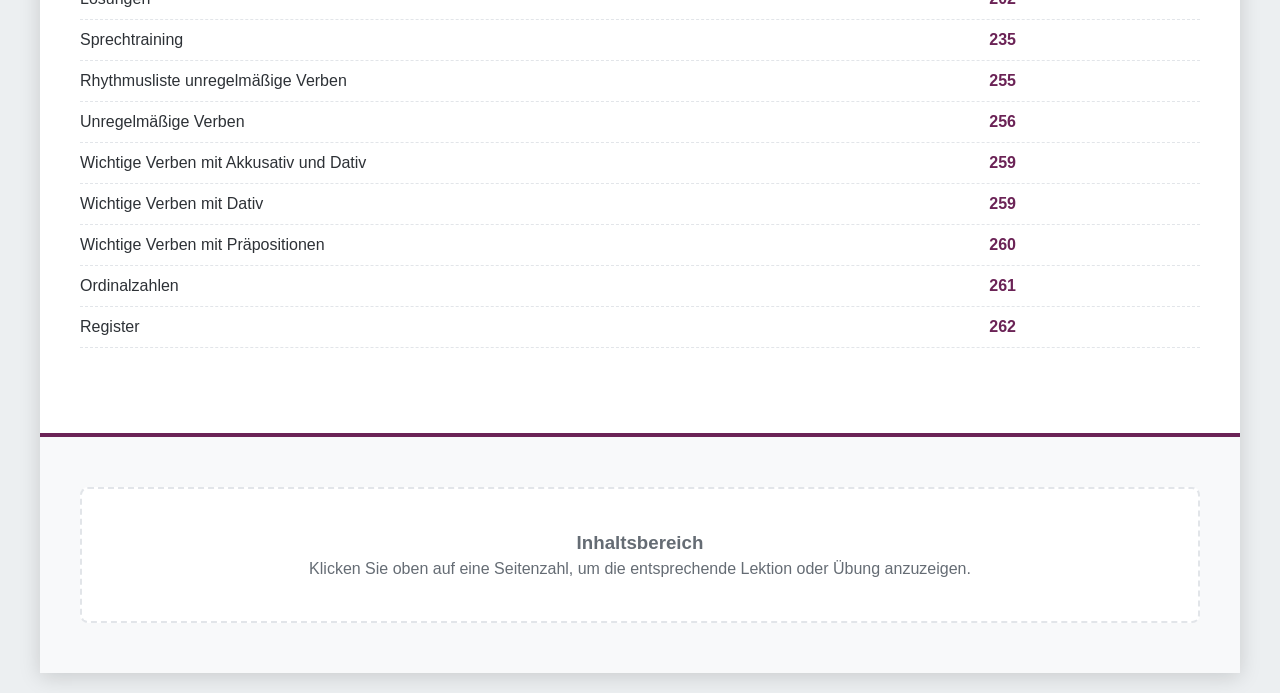
<file: gemini-code-1778935032080.html>
<!DOCTYPE html>
<html lang="de">
<head>
    <meta charset="UTF-8">
    <meta name="viewport" content="width=device-width, initial-scale=1.0">
    <title>Grammatik aktiv | A1-B1 Übungsbuch</title>
    <style>
        :root {
            --brand-plum: #6B2356;
            --brand-plum-light: #893370;
            --brand-orange: #E66418;
            --brand-orange-light: #FCEFE7;
            --bg-light: #F8F9FA;
            --text-dark: #2D3136;
            --text-muted: #656C74;
            --border-color: #E2E5E9;
            
            /* Level Badge Colors */
            --badge-a1: #E5A93C;
            --badge-a2: #C14A28;
            --badge-b1: #911732;
        }

        * {
            box-sizing: border-box;
            margin: 0;
            padding: 0;
        }

        body {
            font-family: -apple-system, BlinkMacSystemFont, "Segoe UI", Roboto, Helvetica, Arial, sans-serif;
            background-color: #ECEFF1;
            color: var(--text-dark);
            line-height: 1.5;
        }

        .app-container {
            max-width: 1200px;
            margin: 20px auto;
            background-color: #FFFFFF;
            box-shadow: 0 4px 20px rgba(0,0,0,0.15);
            min-height: 100vh;
            display: flex;
            flex-direction: column;
            position: relative;
        }

        /* --- BOOK COVER COMPONENT --- */
        .book-cover {
            background-color: var(--brand-plum);
            color: #FFFFFF;
            padding: 40px;
            position: relative;
            overflow: hidden;
            border-bottom: 12px solid var(--brand-orange);
        }

        .cover-badge-top {
            position: absolute;
            top: 20px;
            right: 40px;
            font-size: 2.5rem;
            font-weight: 800;
            opacity: 0.8;
        }

        .cover-edition {
            font-size: 0.9rem;
            text-transform: uppercase;
            letter-spacing: 1px;
            margin-bottom: 30px;
            opacity: 0.9;
        }

        .cover-pillars {
            margin-bottom: 40px;
            font-size: 1.2rem;
            font-weight: bold;
        }
        .cover-pillars div::after {
            content: " ✓";
            color: var(--brand-orange);
        }

        .cover-main-titles {
            background-color: #FFFFFF;
            color: var(--text-dark);
            margin: 0 -40px -40px -40px;
            padding: 40px;
            position: relative;
        }

        .cover-main-titles::before {
            content: "";
            position: absolute;
            top: -20px;
            left: 0;
            right: 0;
            height: 20px;
            background: #FFFFFF;
            border-radius: 100% 100% 0 0;
        }

        .subtitle-lang {
            font-size: 1.4rem;
            color: var(--text-dark);
            font-weight: 600;
            margin-bottom: 5px;
        }

        .main-title-grammatik {
            font-size: 4rem;
            font-weight: 800;
            line-height: 1;
            color: #1A1C1E;
        }

        .main-title-aktiv {
            font-size: 4rem;
            font-weight: 800;
            line-height: 1;
            color: var(--brand-orange);
            margin-bottom: 30px;
        }

        .cover-footer {
            display: flex;
            justify-content: space-between;
            align-items: center;
            border-top: 1px solid var(--border-color);
            padding-top: 20px;
        }

        .brand-logo {
            background-color: #E30613;
            color: #FFFFFF;
            padding: 8px 20px;
            font-weight: bold;
            font-size: 1.2rem;
            display: inline-block;
        }

        /* --- TABLE OF CONTENTS COMPONENT --- */
        .toc-container {
            padding: 50px 40px;
        }

        .toc-title {
            font-size: 2.5rem;
            color: var(--brand-plum);
            margin-bottom: 40px;
            border-bottom: 3px solid var(--brand-plum);
            padding-bottom: 10px;
        }

        .toc-section {
            margin-bottom: 35px;
        }

        .toc-section-title {
            font-size: 1.3rem;
            color: #0F6257; /* Styled cleanly matching typical modular subsection colors */
            margin-bottom: 15px;
            font-weight: 700;
        }

        .toc-list {
            list-style: none;
        }

        .toc-item {
            display: flex;
            align-items: baseline;
            padding: 8px 0;
            border-bottom: 1px dashed var(--border-color);
            transition: background-color 0.2s ease;
        }

        .toc-item:hover {
            background-color: var(--bg-light);
        }

        .level-badge {
            display: inline-block;
            width: 28px;
            height: 28px;
            border-radius: 50%;
            color: #FFFFFF;
            text-align: center;
            font-size: 0.75rem;
            font-weight: bold;
            line-height: 28px;
            margin-right: 15px;
            flex-shrink: 0;
            align-self: center;
        }

        .badge-a1 { background-color: var(--badge-a1); }
        .badge-a2 { background-color: var(--badge-a2); }
        .badge-b1 { background-color: var(--badge-b1); }

        .chapter-num {
            font-weight: 700;
            width: 30px;
            flex-shrink: 0;
        }

        .chapter-example {
            font-weight: 500;
            padding-right: 20px;
            flex-grow: 0;
            width: 45%;
        }

        .chapter-example em {
            font-style: italic;
            color: var(--brand-plum-light);
        }

        .chapter-topic {
            color: var(--text-muted);
            flex-grow: 1;
            padding-right: 15px;
        }

        .page-link {
            font-weight: bold;
            color: var(--brand-plum);
            text-decoration: none;
            width: 40px;
            text-align: right;
            flex-shrink: 0;
            transition: color 0.2s ease;
        }

        .page-link:hover {
            color: var(--brand-orange);
            text-decoration: underline;
        }

        .partner-item {
            background-color: #F0F4F8;
            border-bottom: none;
            border-radius: 4px;
            margin: 5px 0;
            padding: 10px 15px;
        }
        
        .partner-title {
            font-weight: bold;
            color: #2C3E50;
            flex-grow: 1;
        }

        .divider-line {
            height: 2px;
            background: linear-gradient(to right, var(--brand-plum), transparent);
            margin: 40px 0;
            border: none;
        }

        /* --- CONTENT SECTION CONTAINER --- */
        .content-workspace {
            background-color: var(--bg-light);
            border-top: 4px solid var(--brand-plum);
            padding: 50px 40px;
        }

        .placeholder-box {
            background: white;
            border: 2px dashed var(--border-color);
            border-radius: 8px;
            padding: 40px;
            text-align: center;
            color: var(--text-muted);
        }
    </style>
</head>
<body>

<div class="app-container">

    <header class="book-cover">
        <div class="cover-badge-top">A1–B1</div>
        <div class="cover-edition">2. aktualisierte Ausgabe</div>
        <div class="cover-pillars">
            <div>Verstehen</div>
            <div>Üben</div>
            <div>Sprechen</div>
        </div>
        
        <div class="cover-main-titles">
            <div class="subtitle-lang">Deutsch als Fremdsprache</div>
            <h1 class="main-title-grammatik">Grammatik</h1>
            <h1 class="main-title-aktiv">aktiv</h1>
            
            <div class="cover-footer">
                <div style="font-size: 0.9rem; color: var(--text-muted); font-weight: bold;">
                    📺 Mit Erklärvideos <br>
                    📱 Mit PagePlayer-App (Audios und Videos)
                </div>
                <div class="brand-logo">Cornelsen</div>
            </div>
        </div>
    </header>

    <main class="toc-container">
        <h2 class="toc-title">Inhalt</h2>

        <section class="toc-section">
            <h3 class="toc-section-title">Verben 1</h3>
            <ul class="toc-list">
                <li class="toc-item"><span class="level-badge badge-a1">A1</span><span class="chapter-num">1</span><span class="chapter-example">Ich, du, er, sie, es, wir, ihr, sie <em>und</em> Sie</span><span class="chapter-topic">Personalpronomen</span><a href="#page-10" class="page-link">10</a></li>
                <li class="toc-item"><span class="level-badge badge-a1">A1</span><span class="chapter-num">2</span><span class="chapter-example">Ich komme, du kommst</span><span class="chapter-topic">Konjugation Präsens</span><a href="#page-12" class="page-link">12</a></li>
                <li class="toc-item"><span class="level-badge badge-a1">A1</span><span class="chapter-num">3</span><span class="chapter-example">Ich bin, du hast, er möchte</span><span class="chapter-topic"><em>Sein, haben</em> und besondere Verben</span><a href="#page-14" class="page-link">14</a></li>
                <li class="toc-item"><span class="level-badge badge-a1">A1</span><span class="chapter-num">4</span><span class="chapter-example">Ich esse wenig, aber du isst viel!</span><span class="chapter-topic">Verben mit Vokalwechsel</span><a href="#page-16" class="page-link">16</a></li>
                <li class="toc-item"><span class="level-badge badge-a1">A1</span><span class="chapter-num">5</span><span class="chapter-example">Ich muss, ich kann, ich will</span><span class="chapter-topic">Modalverben: Konjugation und Position im Satz</span><a href="#page-18" class="page-link">18</a></li>
                <li class="toc-item"><span class="level-badge badge-a1">A1</span><span class="chapter-num">6</span><span class="chapter-example">Ich kann, ich will, ich möchte</span><span class="chapter-topic">Modalverben: Gebrauch 1</span><a href="#page-20" class="page-link">20</a></li>
                <li class="toc-item"><span class="level-badge badge-a1">A1</span><span class="chapter-num">7</span><span class="chapter-example">Ich muss, ich soll, ich darf</span><span class="chapter-topic">Modalverben: Gebrauch 2</span><a href="#page-22" class="page-link">22</a></li>
                <li class="toc-item"><span class="level-badge badge-a1">A1</span><span class="chapter-num">8</span><span class="chapter-example">Ich kaufe im Supermarkt ein</span><span class="chapter-topic">Trennbare Verben</span><a href="#page-24" class="page-link">24</a></li>
                <li class="toc-item"><span class="level-badge badge-a1">A1</span><span class="chapter-num">9</span><span class="chapter-example">Helfen Sie mir!</span><span class="chapter-topic">Imperativ</span><a href="#page-26" class="page-link">26</a></li>
                <li class="toc-item partner-item"><span class="level-badge badge-a1">A1</span><span class="partner-title">Partnerseite 1: Konjugation (Wechselspiel)</span><a href="#page-28" class="page-link">28</a></li>
            </ul>
        </section>

        <section class="toc-section">
            <h3 class="toc-section-title">Sätze und Fragen</h3>
            <ul class="toc-list">
                <li class="toc-item"><span class="level-badge badge-a1">A1</span><span class="chapter-num">10</span><span class="chapter-example">Wer? Wie? Wo? Was?</span><span class="chapter-topic">Fragen mit Fragewort</span><a href="#page-30" class="page-link">30</a></li>
                <li class="toc-item"><span class="level-badge badge-a1">A1</span><span class="chapter-num">11</span><span class="chapter-example">Lernen Sie Deutsch?</span><span class="chapter-topic">Ja-/Nein-Fragen und Antworten</span><a href="#page-32" class="page-link">32</a></li>
                <li class="toc-item"><span class="level-badge badge-a1">A1</span><span class="chapter-num">12</span><span class="chapter-example">Am Abend essen wir Pizza</span><span class="chapter-topic">Position 2 im Satz</span><a href="#page-34" class="page-link">34</a></li>
                <li class="toc-item"><span class="level-badge badge-a2">A2</span><span class="chapter-num">13</span><span class="chapter-example">Ich gehe ... schwimmen</span><span class="chapter-topic">Zwei feste Positionen im Satz</span><a href="#page-36" class="page-link">36</a></li>
                <li class="toc-item partner-item"><span class="level-badge badge-a1">A1</span><span class="partner-title">Partnerseite 2: Fragen (Wechselspiel)</span><a href="#page-38" class="page-link">38</a></li>
            </ul>
        </section>

        <section class="toc-section">
            <h3 class="toc-section-title">Pronomen, Nomen und Artikel</h3>
            <ul class="toc-list">
                <li class="toc-item"><span class="level-badge badge-a1">A1</span><span class="chapter-num">14</span><span class="chapter-example">Die Männer, die Frauen, die Babys</span><span class="chapter-topic">Nomen: Plural</span><a href="#page-40" class="page-link">40</a></li>
                <li class="toc-item"><span class="level-badge badge-a1">A1</span><span class="chapter-num">15</span><span class="chapter-example">Der, das die – ein, ein, eine</span><span class="chapter-topic">Artikel: definit, indefinit, kein Artikel</span><a href="#page-42" class="page-link">42</a></li>
                <li class="toc-item"><span class="level-badge badge-a1">A1</span><span class="chapter-num">16</span><span class="chapter-example">Ich koche nicht. Ich habe keine Zeit.</span><span class="chapter-topic">Negation</span><a href="#page-44" class="page-link">44</a></li>
                <li class="toc-item"><span class="level-badge badge-a1">A1</span><span class="chapter-num">17</span><span class="chapter-example">Der Mann isst den Fisch</span><span class="chapter-topic">Akkusativ</span><a href="#page-46" class="page-link">46</a></li>
                <li class="toc-item"><span class="level-badge badge-a1">A1</span><span class="chapter-num">18</span><span class="chapter-example">Ich fahre mit dem Auto</span><span class="chapter-topic">Dativ</span><a href="#page-48" class="page-link">48</a></li>
                <li class="toc-item"><span class="level-badge badge-a1">A1</span><span class="chapter-num">19</span><span class="chapter-example">Mein, dein, unser</span><span class="chapter-topic">Possessivartikel</span><a href="#page-50" class="page-link">50</a></li>
                <li class="toc-item"><span class="level-badge badge-a1">A1</span><span class="chapter-num">20</span><span class="chapter-example">Welcher? – Dieser!</span><span class="chapter-topic">Artikel: interrogativ und demonstrativ</span><a href="#page-52" class="page-link">52</a></li>
                <li class="toc-item"><span class="level-badge badge-a1">A1</span><span class="chapter-num">21</span><span class="chapter-example">Nur mit dir – nie ohne dich</span><span class="chapter-topic">Personalpronomen: Akkusativ und Dativ</span><a href="#page-54" class="page-link">54</a></li>
                <li class="toc-item"><span class="level-badge badge-a2">A2</span><span class="chapter-num">22</span><span class="chapter-example">Ich kaufe meinem Sohn einen Ball</span><span class="chapter-topic">Verben mit Akkusativ und Dativ</span><a href="#page-56" class="page-link">56</a></li>
                <li class="toc-item"><span class="level-badge badge-a2">A2</span><span class="chapter-num">23</span><span class="chapter-example">Ich helfe dir, du dankst mir</span><span class="chapter-topic">Verben mit Dativ</span><a href="#page-58" class="page-link">58</a></li>
                <li class="toc-item"><span class="level-badge badge-a2">A2</span><span class="chapter-num">24</span><span class="chapter-example">Wem schenkst du was?</span><span class="chapter-topic">Frage nach Personen und Sachen</span><a href="#page-60" class="page-link">60</a></li>
                <li class="toc-item partner-item"><span class="level-badge badge-a2">A2</span><span class="partner-title">Partnerseite 3: Akkusativ und Dativ (zusammen eine Geschichte erzählen)</span><a href="#page-62" class="page-link">62</a></li>
            </ul>
        </section>

        <section class="toc-section">
            <h3 class="toc-section-title">Verben 2</h3>
            <ul class="toc-list">
                <li class="toc-item"><span class="level-badge badge-a1">A1</span><span class="chapter-num">25</span><span class="chapter-example">Ich war, ich hatte</span><span class="chapter-topic"><em>Präteritum: sein und haben</em></span><a href="#page-64" class="page-link">64</a></li>
                <li class="toc-item"><span class="level-badge badge-a1">A1</span><span class="chapter-num">26</span><span class="chapter-example">Was hast du gestern gemacht?</span><span class="chapter-topic">Perfekt mit <em>haben</em></span><a href="#page-66" class="page-link">66</a></li>
                <li class="toc-item"><span class="level-badge badge-a2">A2</span><span class="chapter-num">27</span><span class="chapter-example">Ich bin gekommen, ich habe gelacht</span><span class="chapter-topic">Perfekt mit <em>sein</em></span><a href="#page-68" class="page-link">68</a></li>
                <li class="toc-item"><span class="level-badge badge-a2">A2</span><span class="chapter-num">28</span><span class="chapter-example">Gesehen – eingekauft – bezahlt</span><span class="chapter-topic">Partizip Perfekt (Partizip 2)</span><a href="#page-70" class="page-link">70</a></li>
                <li class="toc-item"><span class="level-badge badge-a2">A2</span><span class="chapter-num">29</span><span class="chapter-example">Ich konnte, ich musste, ich wollte</span><span class="chapter-topic">Präteritum: Modalverben</span><a href="#page-72" class="page-link">72</a></li>
                <li class="toc-item"><span class="level-badge badge-a2">A2</span><span class="chapter-num">30</span><span class="chapter-example">Gestern hatte er Zeit und hat Sport gemacht</span><span class="chapter-topic">Zeitengebrauch</span><a href="#page-74" class="page-link">74</a></li>
                <li class="toc-item"><span class="level-badge badge-a2">A2</span><span class="chapter-num">31</span><span class="chapter-example">Sie wäscht sich</span><span class="chapter-topic">Reflexive (und reziproke) Verben</span><a href="#page-76" class="page-link">76</a></li>
                <li class="toc-item partner-item"><span class="level-badge badge-a2">A2</span><span class="partner-title">Partnerseite 4: Perfekt (Würfelspiel)</span><a href="#page-78" class="page-link">78</a></li>
            </ul>
        </section>

        <section class="toc-section">
            <h3 class="toc-section-title">Präpositionen 1</h3>
            <ul class="toc-list">
                <li class="toc-item"><span class="level-badge badge-a1">A1</span><span class="chapter-num">32</span><span class="chapter-example">Im, am, um, von ... bis, nach, vor</span><span class="chapter-topic">Temporale Präpositionen</span><a href="#page-80" class="page-link">80</a></li>
                <li class="toc-item"><span class="level-badge badge-a1">A1</span><span class="chapter-num">33</span><span class="chapter-example">Aus, bei, mit, nach, seit, von, zu</span><span class="chapter-topic">Präpositionen mit Dativ</span><a href="#page-82" class="page-link">82</a></li>
                <li class="toc-item"><span class="level-badge badge-a1">A1</span><span class="chapter-num">34</span><span class="chapter-example">Für, um, durch, ohne, gegen</span><span class="chapter-topic">Präpositionen mit Akkusativ</span><a href="#page-84" class="page-link">84</a></li>
                <li class="toc-item"><span class="level-badge badge-a1">A1</span><span class="chapter-num">35</span><span class="chapter-example">Wo? Im Kino</span><span class="chapter-topic">Wechselpräpositionen mit Dativ</span><a href="#page-86" class="page-link">86</a></li>
                <li class="toc-item"><span class="level-badge badge-a2">A2</span><span class="chapter-num">36</span><span class="chapter-example">Im Kino oder ins Kino?</span><span class="chapter-topic">Wechselpräpositionen mit Dativ und Akkusativ</span><a href="#page-88" class="page-link">88</a></li>
                <li class="toc-item"><span class="level-badge badge-a2">A2</span><span class="chapter-num">37</span><span class="chapter-example">Ich gehe zum Arzt und auf den Markt</span><span class="chapter-topic">Lokale Präpositionen: <em>Wohin?</em></span><a href="#page-90" class="page-link">90</a></li>
                <li class="toc-item"><span class="level-badge badge-a2">A2</span><span class="chapter-num">38</span><span class="chapter-example">Ich war beim Arzt und bin jetzt auf dem Markt</span><span class="chapter-topic">Lokale Präpositionen: <em>Wo?</em></span><a href="#page-92" class="page-link">92</a></li>
                <li class="toc-item"><span class="level-badge badge-a2">A2</span><span class="chapter-num">39</span><span class="chapter-example">Ich komme aus den Bergen vom Skifahren</span><span class="chapter-topic">Lokale Präpositionen: <em>Woher?</em></span><a href="#page-94" class="page-link">94</a></li>
                <li class="toc-item partner-item"><span class="level-badge badge-a2">A2</span><span class="partner-title">Partnerseite 5: Wechselpräpositionen (Malspiel)</span><a href="#page-96" class="page-link">96</a></li>
            </ul>
        </section>

        <hr class="divider-line">

        <section class="toc-section">
            <h3 class="toc-section-title">Adjektive 1</h3>
            <ul class="toc-list">
                <li class="toc-item"><span class="level-badge badge-a2">A2</span><span class="chapter-num">40</span><span class="chapter-example">Ein netter Mann! Ich liebe den netten Mann</span><span class="chapter-topic">Nominativ und Akkusativ</span><a href="#page-98" class="page-link">98</a></li>
                <li class="toc-item"><span class="level-badge badge-a2">A2</span><span class="chapter-num">41</span><span class="chapter-example">Am ersten Mai</span><span class="chapter-topic">Nominativ, Akkusativ und Dativ</span><a href="#page-100" class="page-link">100</a></li>
                <li class="toc-item"><span class="level-badge badge-a2">A2</span><span class="chapter-num">42</span><span class="chapter-example">Schneller als ...</span><span class="chapter-topic">Komparativ und Vergleichssätze</span><a href="#page-102" class="page-link">102</a></li>
                <li class="toc-item"><span class="level-badge badge-b1">B1</span><span class="chapter-num">43</span><span class="chapter-example">Der kleinste Mann läuft am schnellsten</span><span class="chapter-topic">Superlativ</span><a href="#page-104" class="page-link">104</a></li>
                <li class="toc-item partner-item"><span class="level-badge badge-a2">A2</span><span class="partner-title">Partnerseite 6: Adjektivdeklination (Würfelspiel)</span><a href="#page-106" class="page-link">106</a></li>
            </ul>
        </section>

        <section class="toc-section">
            <h3 class="toc-section-title">Sätze und Satzverbindungen 1</h3>
            <ul class="toc-list">
                <li class="toc-item"><span class="level-badge badge-a1">A1</span><span class="chapter-num">44</span><span class="chapter-example">Und, aber, oder, denn</span><span class="chapter-topic">Hauptsätze verbinden (Position 0)</span><a href="#page-108" class="page-link">108</a></li>
                <li class="toc-item"><span class="level-badge badge-a2">A2</span><span class="chapter-num">45</span><span class="chapter-example">Deshalb, sonst, dann, danach</span><span class="chapter-topic">Hauptsätze verbinden (Position 1)</span><a href="#page-110" class="page-link">110</a></li>
                <li class="toc-item"><span class="level-badge badge-a2">A2</span><span class="chapter-num">46</span><span class="chapter-example">..., weil ich Deutsch lernen möchte.</span><span class="chapter-topic">Nebensätze mit <em>weil, wenn</em> und <em>dass</em></span><a href="#page-112" class="page-link">112</a></li>
                <li class="toc-item partner-item"><span class="level-badge badge-a2">A2</span><span class="partner-title">Partnerseite 7: Nebensätze (Wechselspiel)</span><a href="#page-114" class="page-link">114</a></li>
            </ul>
        </section>

        <section class="toc-section">
            <h3 class="toc-section-title">Wörter und Wortbildung</h3>
            <ul class="toc-list">
                <li class="toc-item"><span class="level-badge badge-a1">A1</span><span class="chapter-num">47</span><span class="chapter-example">Kinderarzt oder Arztkinder?</span><span class="chapter-topic">Komposita</span><a href="#page-116" class="page-link">116</a></li>
                <li class="toc-item"><span class="level-badge badge-a1">A1</span><span class="chapter-num">48</span><span class="chapter-example">Ich bin dann mal weg</span><span class="chapter-topic">Zusammengesetzte Verben</span><a href="#page-118" class="page-link">118</a></li>
                <li class="toc-item"><span class="level-badge badge-a1">A1</span><span class="chapter-num">49</span><span class="chapter-example">Der, die <em>oder</em> das?</span><span class="chapter-topic">Genusregeln</span><a href="#page-120" class="page-link">120</a></li>
                <li class="toc-item"><span class="level-badge badge-a2">A2</span><span class="chapter-num">50</span><span class="chapter-example">Was heißt das denn?</span><span class="chapter-topic">Partikeln</span><a href="#page-122" class="page-link">122</a></li>
                <li class="toc-item"><span class="level-badge badge-a2">A2</span><span class="chapter-num">51</span><span class="chapter-example">-chen, -lein, -er, -in, -ung</span><span class="chapter-topic">Aus Wörtern neue Wörter machen</span><a href="#page-124" class="page-link">124</a></li>
                <li class="toc-item"><span class="level-badge badge-b1">B1</span><span class="chapter-num">52</span><span class="chapter-example">Nicht <em>und</em> nichts, noch nicht <em>und</em> nicht mehr</span><span class="chapter-topic">Negationswörter</span><a href="#page-126" class="page-link">126</a></li>
                <li class="toc-item"><span class="level-badge badge-b1">B1</span><span class="chapter-num">53</span><span class="chapter-example">Ich bin oben. Komm auch nach oben.</span><span class="chapter-topic">Lokale Adverbien: Position und Direktion</span><a href="#page-128" class="page-link">128</a></li>
            </ul>
        </section>

        <section class="toc-section">
            <h3 class="toc-section-title">Verben 3</h3>
            <ul class="toc-list">
                <li class="toc-item"><span class="level-badge badge-b1">B1</span><span class="chapter-num">54</span><span class="chapter-example">Er kam, sah und sagte</span><span class="chapter-topic">Präteritum</span><a href="#page-130" class="page-link">130</a></li>
                <li class="toc-item"><span class="level-badge badge-b1">B1</span><span class="chapter-num">55</span><span class="chapter-example">Ich hatte zu lange geschlafen</span><span class="chapter-topic">Plusquamperfekt</span><a href="#page-132" class="page-link">132</a></li>
                <li class="toc-item"><span class="level-badge badge-b1">B1</span><span class="chapter-num">56</span><span class="chapter-example">Ich wasche mir die Hände</span><span class="chapter-topic">Reflexivpronomen im Akkusativ und Dativ</span><a href="#page-134" class="page-link">134</a></li>
                <li class="toc-item"><span class="level-badge badge-b1">B1</span><span class="chapter-num">57</span><span class="chapter-example">Kaufe ich ein oder bestelle ich Pizza?</span><span class="chapter-topic">Trennbare und untrennbare Verben</span><a href="#page-136" class="page-link">136</a></li>
                <li class="toc-item"><span class="level-badge badge-b1">B1</span><span class="chapter-num">58</span><span class="chapter-example">Sie freut sich über die Blumen</span><span class="chapter-topic">Verben mit Präpositionen</span><a href="#page-138" class="page-link">138</a></li>
                <li class="toc-item"><span class="level-badge badge-b1">B1</span><span class="chapter-num">59</span><span class="chapter-example">Daneben, danach, dafür ...</span><span class="chapter-topic">Präpositionaladverbien und -pronomen</span><a href="#page-140" class="page-link">140</a></li>
                <li class="toc-item"><span class="level-badge badge-b1">B1</span><span class="chapter-num">60</span><span class="chapter-example">War, hätte, würde ...</span><span class="chapter-topic">Konjunktiv 2: Formen</span><a href="#page-142" class="page-link">142</a></li>
                <li class="toc-item"><span class="level-badge badge-b1">B1</span><span class="chapter-num">61</span><span class="chapter-example">Wenn ich viel Geld hätte, ...</span><span class="chapter-topic">Konjunktiv 2: Gebrauch</span><a href="#page-144" class="page-link">144</a></li>
                <li class="toc-item"><span class="level-badge badge-b1">B1</span><span class="chapter-num">62</span><span class="chapter-example">Der Baum wird gepflanzt</span><span class="chapter-topic">Passiv</span><a href="#page-146" class="page-link">146</a></li>
                <li class="toc-item"><span class="level-badge badge-b1">B1</span><span class="chapter-num">63</span><span class="chapter-example">Wann wurde der Kölner Dom gebaut?</span><span class="chapter-topic">Passiv in der Vergangenheit</span><a href="#page-148" class="page-link">148</a></li>
                <li class="toc-item"><span class="level-badge badge-b1">B1</span><span class="chapter-num">64</span><span class="chapter-example">Der Präsident wird Japan besuchen</span><span class="chapter-topic">Vermutung und Zukunft mit Futur 1</span><a href="#page-150" class="page-link">150</a></li>
                <li class="toc-item"><span class="level-badge badge-b1">B1</span><span class="chapter-num">65</span><span class="chapter-example">Werden, werden, werden ...</span><span class="chapter-topic">Funktionen von <em>werden</em></span><a href="#page-152" class="page-link">152</a></li>
                <li class="toc-item"><span class="level-badge badge-b1">B1</span><span class="chapter-num">66</span><span class="chapter-example">Leben und leben lassen</span><span class="chapter-topic">Das Verb <em>lassen</em></span><a href="#page-154" class="page-link">154</a></li>
                <li class="toc-item"><span class="level-badge badge-b1">B1</span><span class="chapter-num">67</span><span class="chapter-example">Stehen/stellen, sitzen/setzen, liegen/legen <em>und</em> hängen</span><span class="chapter-topic">Positions- und Direktionsverben</span><a href="#page-156" class="page-link">156</a></li>
                <li class="toc-item partner-item"><span class="level-badge badge-b1">B1</span><span class="partner-title">Partnerseite 8: Passiv (Bingo)</span><a href="#page-158" class="page-link">158</a></li>
            </ul>
        </section>

        <hr class="divider-line">

        <section class="toc-section">
            <h3 class="toc-section-title">Nomen 2</h3>
            <ul class="toc-list">
                <li class="toc-item"><span class="level-badge badge-b1">B1</span><span class="chapter-num">68</span><span class="chapter-example">Das Auto seines Vaters</span><span class="chapter-topic">Genitiv</span><a href="#page-160" class="page-link">160</a></li>
                <li class="toc-item"><span class="level-badge badge-b1">B1</span><span class="chapter-num">69</span><span class="chapter-example">Kennen Sie den Herrn?</span><span class="chapter-topic">n-Deklination</span><a href="#page-162" class="page-link">162</a></li>
                <li class="toc-item"><span class="level-badge badge-b1">B1</span><span class="chapter-num">70</span><span class="chapter-example">Der Jugendliche – ein Jugendlicher</span><span class="chapter-topic">Adjektive für Personen als Nomen</span><a href="#page-164" class="page-link">164</a></li>
                <li class="toc-item"><span class="level-badge badge-b1">B1</span><span class="chapter-num">71</span><span class="chapter-example"><em>Alles Gute!</em></span><span class="chapter-topic">Adjektive als neutrale Nomen</span><a href="#page-166" class="page-link">166</a></li>
                <li class="toc-item partner-item"><span class="level-badge badge-b1">B1</span><span class="partner-title">Partnerseite 9: Genitiv (Würfelspiel)</span><a href="#page-168" class="page-link">168</a></li>
            </ul>
        </section>

        <section class="toc-section">
            <h3 class="toc-section-title">Sätze und Satzverbindungen 2</h3>
            <ul class="toc-list">
                <li class="toc-item"><span class="level-badge badge-b1">B1</span><span class="chapter-num">72</span><span class="chapter-example">Wissen Sie, ob ...?</span><span class="chapter-topic">Indirekte Fragen</span><a href="#page-170" class="page-link">170</a></li>
                <li class="toc-item"><span class="level-badge badge-b1">B1</span><span class="chapter-num">73</span><span class="chapter-example">Es ist schön, ein Fest zu feiern.</span><span class="chapter-topic">Infinitiv mit <em>zu</em></span><a href="#page-172" class="page-link">172</a></li>
                <li class="toc-item"><span class="level-badge badge-b1">B1</span><span class="chapter-num">74</span><span class="chapter-example">Ich will singen, lass mich singen!</span><span class="chapter-topic">Infinitiv ohne <em>zu</em></span><a href="#page-174" class="page-link">174</a></li>
                <li class="toc-item"><span class="level-badge badge-b1">B1</span><span class="chapter-num">75</span><span class="chapter-example">Das ist der Mann, der immer meine Nachbarin besucht</span><span class="chapter-topic">Relativsätze 1</span><a href="#page-176" class="page-link">176</a></li>
                <li class="toc-item"><span class="level-badge badge-b1">B1</span><span class="chapter-num">76</span><span class="chapter-example">Wie heißt das Ding, mit dem man ...?</span><span class="chapter-topic">Relativsätze 2</span><a href="#page-178" class="page-link">178</a></li>
                <li class="toc-item"><span class="level-badge badge-b1">B1</span><span class="chapter-num">77</span><span class="chapter-example">Ich gehe, wenn ... / Ich ging, als ...</span><span class="chapter-topic">Temporale Nebensätze mit <em>wenn</em> und <em>als</em></span><a href="#page-180" class="page-link">180</a></li>
                <li class="toc-item"><span class="level-badge badge-b1">B1</span><span class="chapter-num">78</span><span class="chapter-example">Während, bevor, nachdem, seit</span><span class="chapter-topic">Temporale Nebensätze</span><a href="#page-182" class="page-link">182</a></li>
                <li class="toc-item"><span class="level-badge badge-b1">B1</span><span class="chapter-num">79</span><span class="chapter-example">Um ... <em>zu und</em> damit</span><span class="chapter-topic">Finalsätze</span><a href="#page-184" class="page-link">184</a></li>
                <li class="toc-item"><span class="level-badge badge-b1">B1</span><span class="chapter-num">80</span><span class="chapter-example">Entweder ... oder, weder ... noch, sowohl ... als auch, nicht nur ... sondern auch</span><span class="chapter-topic">Doppelkonnektoren</span><a href="#page-186" class="page-link">186</a></li>
                <li class="toc-item"><span class="level-badge badge-b1">B1</span><span class="chapter-num">81</span><span class="chapter-example">Je größer, desto besser!</span><span class="chapter-topic">Vergleichssätze</span><a href="#page-188" class="page-link">188</a></li>
                <li class="toc-item partner-item"><span class="level-badge badge-b1">B1</span><span class="partner-title">Partnerseite 10: Relativsätze (Familienrätsel)</span><a href="#page-190" class="page-link">190</a></li>
            </ul>
        </section>

        <section class="toc-section">
            <h3 class="toc-section-title">Präpositionen 2</h3>
            <ul class="toc-list">
                <li class="toc-item"><span class="level-badge badge-b1">B1</span><span class="chapter-num">82</span><span class="chapter-example">Während, wegen, trotz, innerhalb, außerhalb</span><span class="chapter-topic">Präpositionen mit Genitiv</span><a href="#page-192" class="page-link">192</a></li>
                <li class="toc-item"><span class="level-badge badge-b1">B1</span><span class="chapter-num">83</span><span class="chapter-example">Innerhalb, außerhalb, in, nach, vor, seit, bei, während</span><span class="chapter-topic">Temporale Präpositionen 2</span><a href="#page-194" class="page-link">194</a></li>
            </ul>
        </section>

        <section class="toc-section">
            <h3 class="toc-section-title">Adjektive 2</h3>
            <ul class="toc-list">
                <li class="toc-item"><span class="level-badge badge-b1">B1</span><span class="chapter-num">84</span><span class="chapter-example">Deutsches Bier</span><span class="chapter-topic">Adjektivdeklination mit und ohne Artikel</span><a href="#page-196" class="page-link">196</a></li>
                <li class="toc-item"><span class="level-badge badge-b1">B1</span><span class="chapter-num">85</span><span class="chapter-example">Schwimmende Vögel und fliegende Fische</span><span class="chapter-topic">Partizip 1 als Adjektiv</span><a href="#page-198" class="page-link">198</a></li>
                <li class="toc-item partner-item"><span class="level-badge badge-b1">B1</span><span class="partner-title">Partnerseite 11: Partizip 1 (Suchspiel)</span><a href="#page-200" class="page-link">200</a></li>
            </ul>
        </section>

        <section class="toc-section">
            <h3 class="toc-section-title">Anhang</h3>
            <ul class="toc-list">
                <li class="toc-item"><span class="chapter-example" style="width: 80%;">Lösungen</span><a href="#page-202" class="page-link">202</a></li>
                <li class="toc-item"><span class="chapter-example" style="width: 80%;">Sprechtraining</span><a href="#page-235" class="page-link">235</a></li>
                <li class="toc-item"><span class="chapter-example" style="width: 80%;">Rhythmusliste unregelmäßige Verben</span><a href="#page-255" class="page-link">255</a></li>
                <li class="toc-item"><span class="chapter-example" style="width: 80%;">Unregelmäßige Verben</span><a href="#page-256" class="page-link">256</a></li>
                <li class="toc-item"><span class="chapter-example" style="width: 80%;">Wichtige Verben mit Akkusativ und Dativ</span><a href="#page-259" class="page-link">259</a></li>
                <li class="toc-item"><span class="chapter-example" style="width: 80%;">Wichtige Verben mit Dativ</span><a href="#page-259" class="page-link">259</a></li>
                <li class="toc-item"><span class="chapter-example" style="width: 80%;">Wichtige Verben mit Präpositionen</span><a href="#page-260" class="page-link">260</a></li>
                <li class="toc-item"><span class="chapter-example" style="width: 80%;">Ordinalzahlen</span><a href="#page-261" class="page-link">261</a></li>
                <li class="toc-item"><span class="chapter-example" style="width: 80%;">Register</span><a href="#page-262" class="page-link">262</a></li>
            </ul>
        </section>
    </main>

    <section class="content-workspace" id="content-display">
        <div class="placeholder-box">
            <h3>Inhaltsbereich</h3>
            <p>Klicken Sie oben auf eine Seitenzahl, um die entsprechende Lektion oder Übung anzuzeigen.</p>
        </div>
    </section>

</div>

<script>
    // Progressive content loading strategy hook
    window.addEventListener('hashchange', () => {
        const hash = window.location.hash;
        const workspace = document.getElementById('content-display');
        
        if (hash.startsWith('#page-')) {
            const pageNum = hash.replace('#page-', '');
            
            // Core component configuration setup for incoming modular payload
            workspace.innerHTML = `
                <div class="placeholder-box">
                    <h3>Seite ${pageNum}</h3>
                    <p style="color: var(--brand-orange); font-weight: bold;">Inhalt wird geladen...</p>
                    <p style="font-size: 0.9rem; margin-top: 10px;">Die Datenstruktur für diese Seite wird im nächsten Schritt integriert.</p>
                </div>
            `;
            
            // Keep user anchored or focus down to workspace if needed smoothly
            workspace.scrollIntoView({ behavior: 'smooth' });
        }
    });
</script>

</body>
</html>
</file>
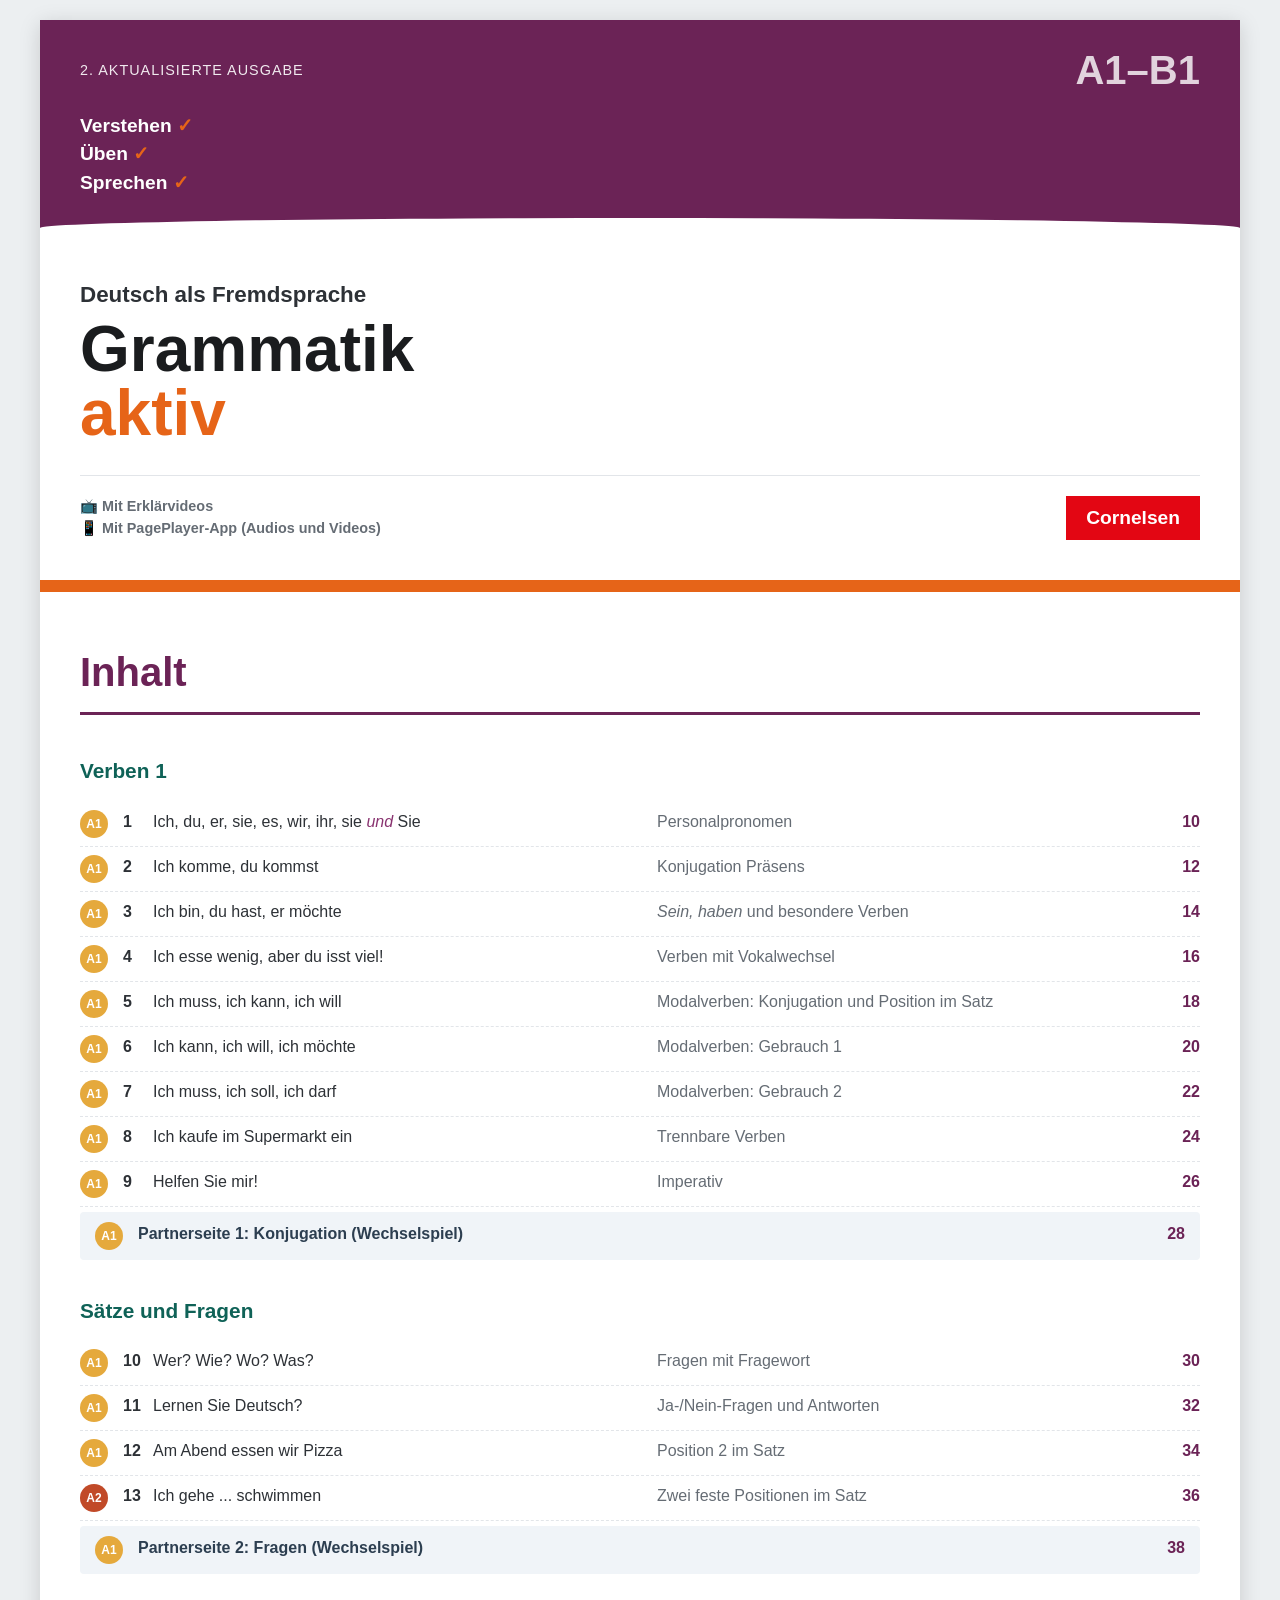
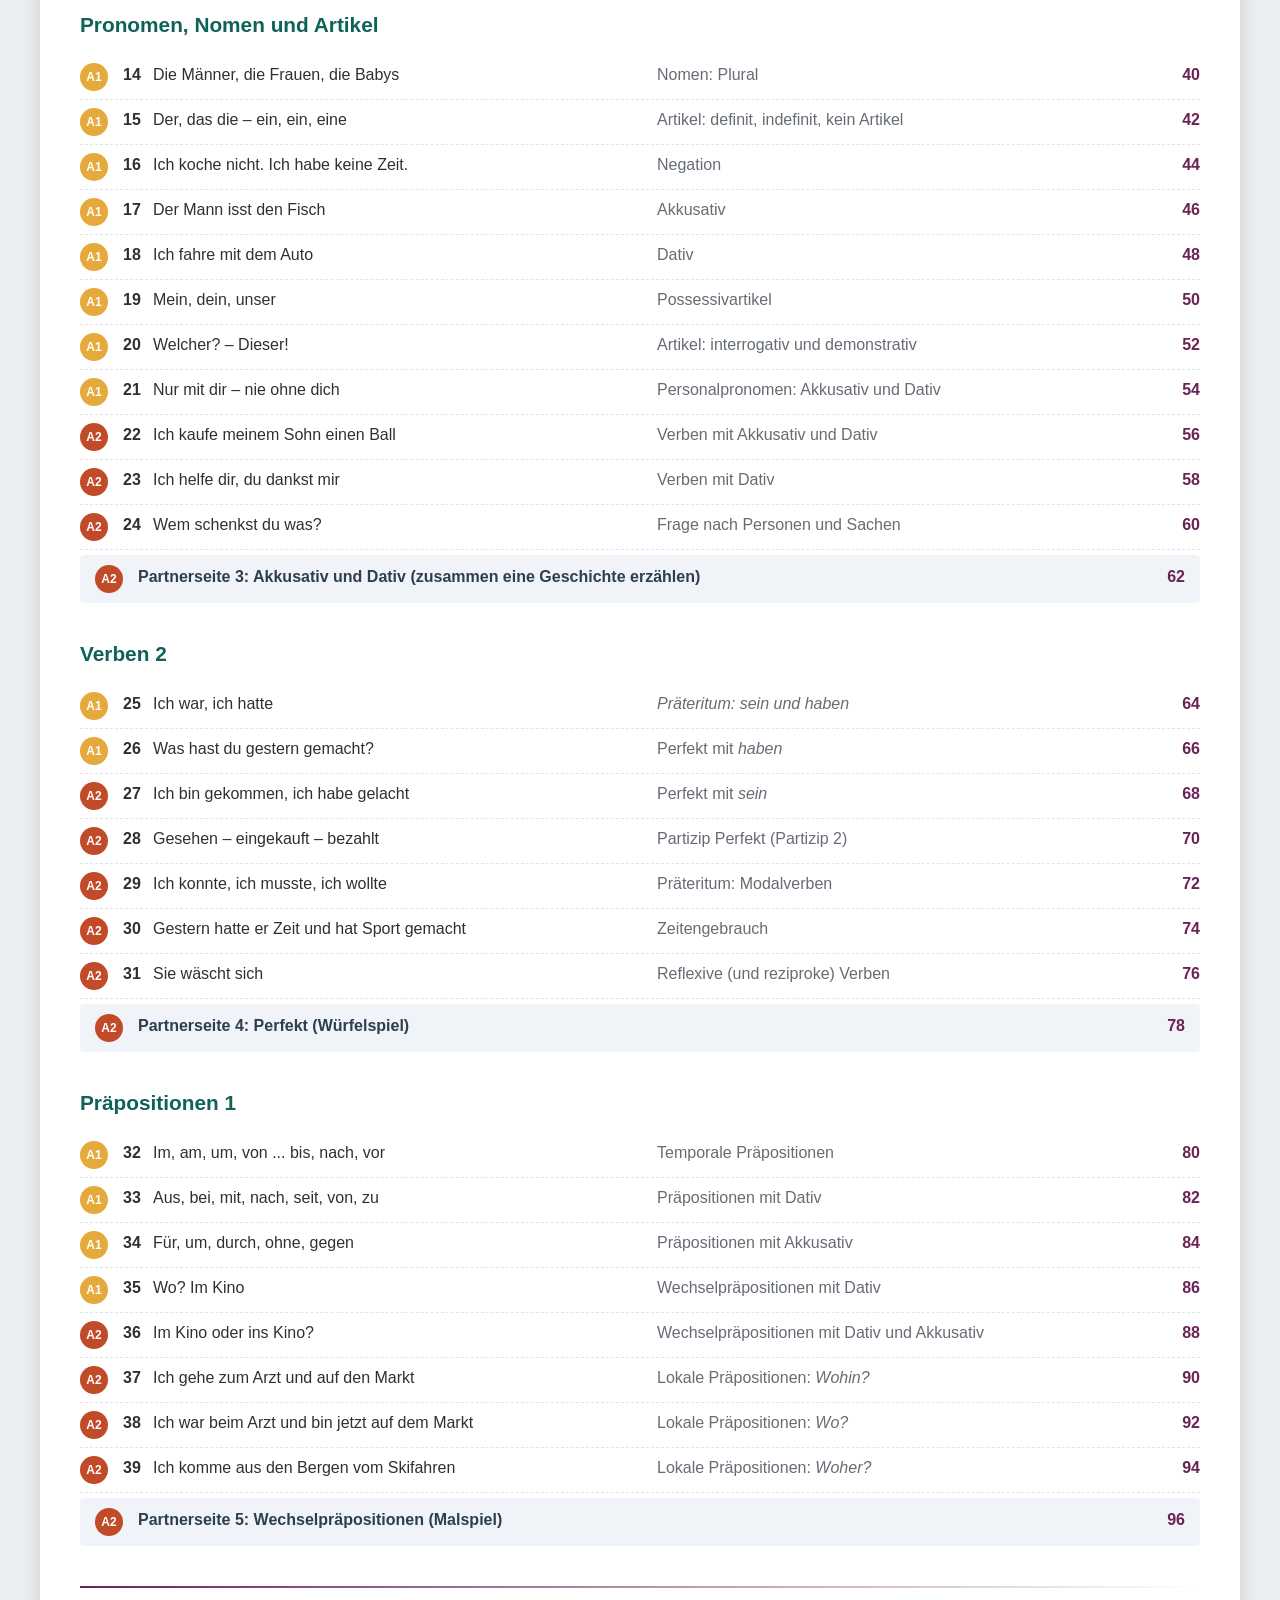
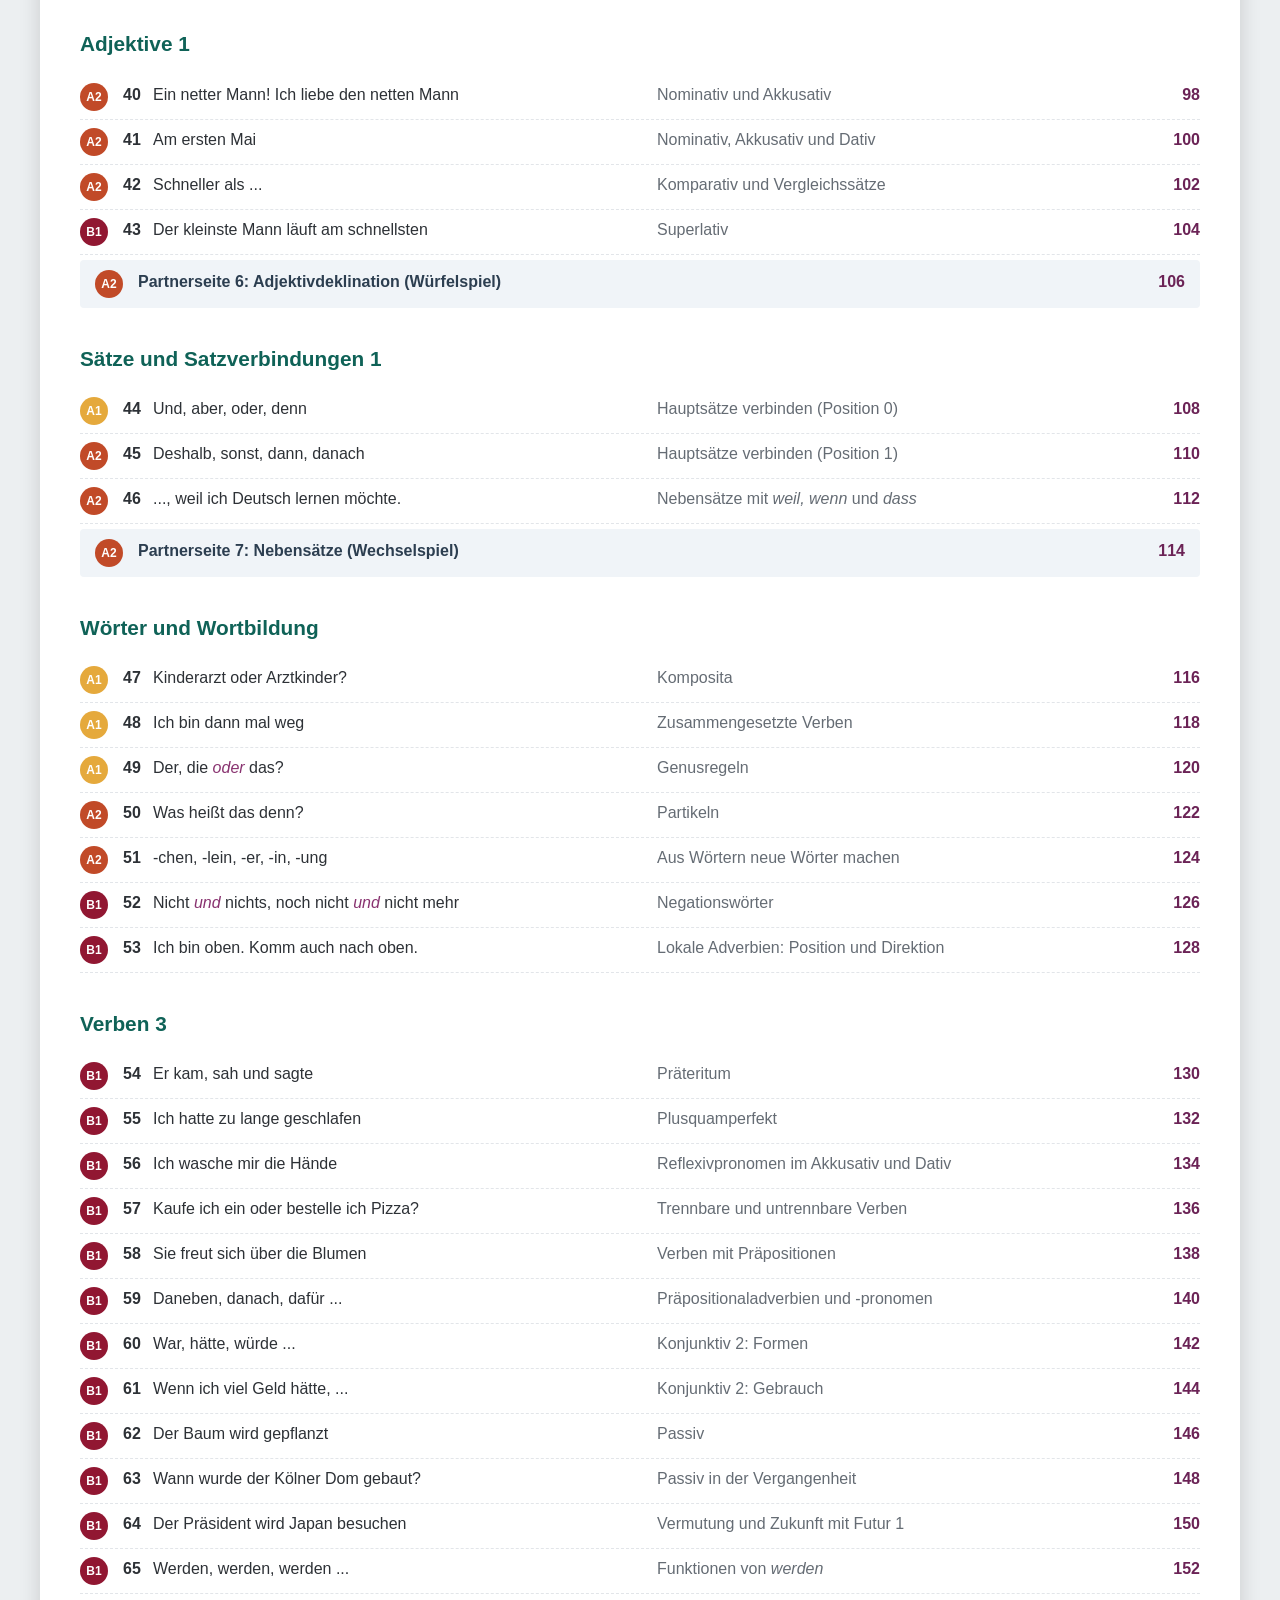
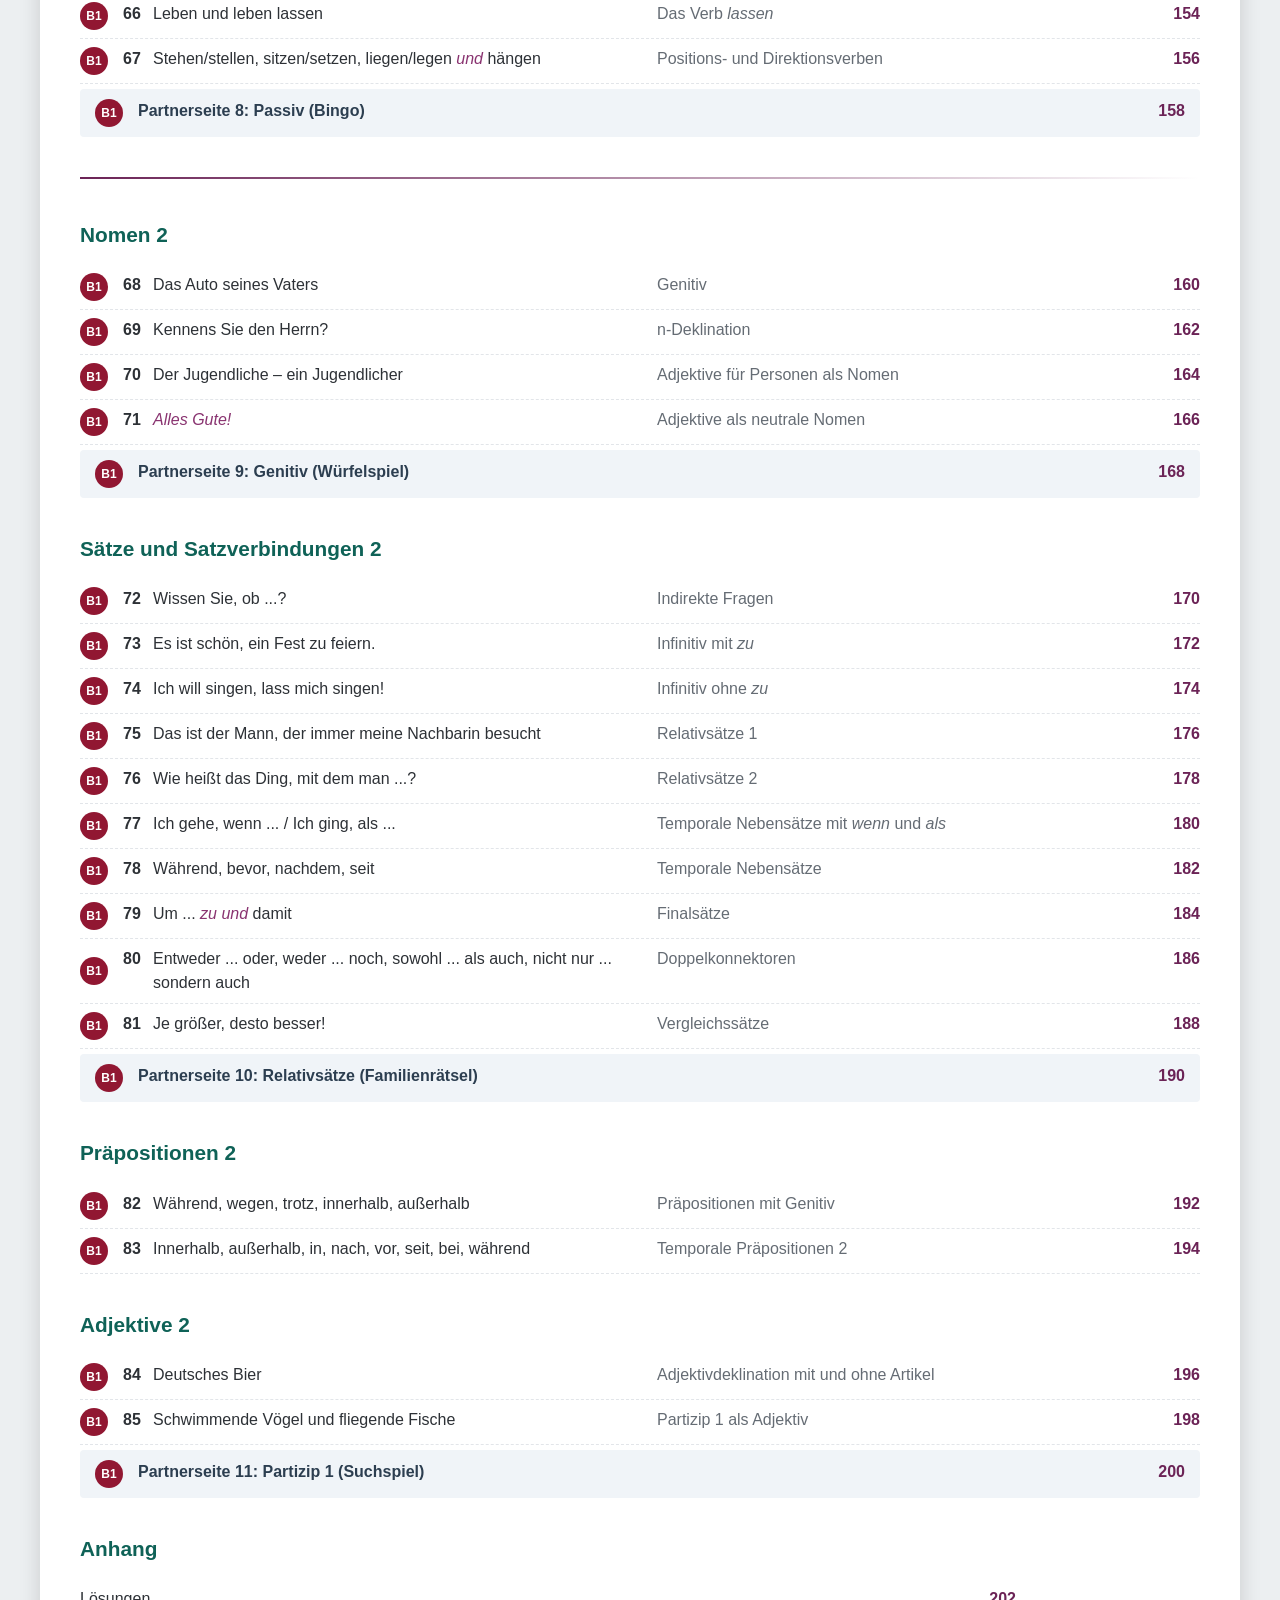
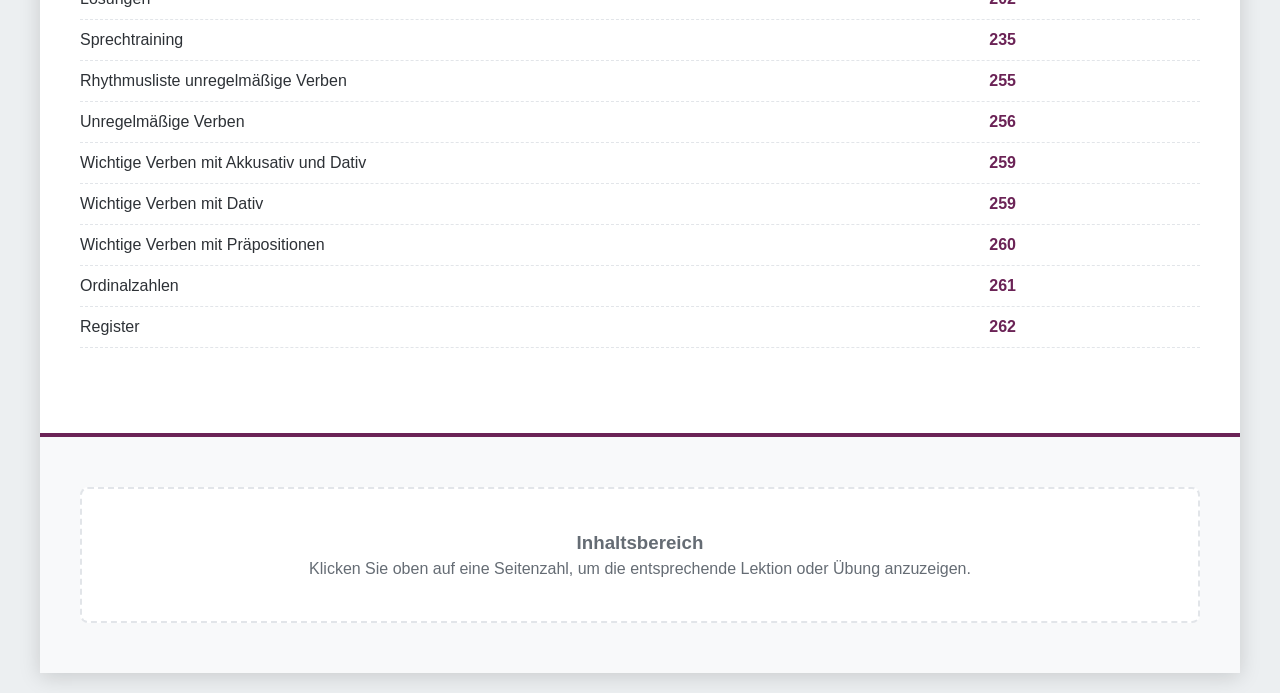
<file: gemini-code-1778935377778.html>
<!DOCTYPE html>
<html lang="de">
<head>
    <meta charset="UTF-8">
    <meta name="viewport" content="width=device-width, initial-scale=1.0">
    <title>Grammatik aktiv | A1-B1 Übungsbuch</title>
    <style>
        :root {
            --brand-plum: #6B2356;
            --brand-plum-light: #893370;
            --brand-orange: #E66418;
            --brand-orange-light: #FCEFE7;
            --bg-light: #F8F9FA;
            --text-dark: #2D3136;
            --text-muted: #656C74;
            --border-color: #E2E5E9;
            
            /* Level Badge Colors */
            --badge-a1: #E5A93C;
            --badge-a2: #C14A28;
            --badge-b1: #911732;

            /* Content Specific colors */
            --pos-0-bg: #E3F2FD;
            --pos-0-border: #1E88E5;
            --exercise-blue: #0288D1;
        }

        * {
            box-sizing: border-box;
            margin: 0;
            padding: 0;
        }

        body {
            font-family: -apple-system, BlinkMacSystemFont, "Segoe UI", Roboto, Helvetica, Arial, sans-serif;
            background-color: #ECEFF1;
            color: var(--text-dark);
            line-height: 1.5;
        }

        .app-container {
            max-width: 1200px;
            margin: 20px auto;
            background-color: #FFFFFF;
            box-shadow: 0 4px 20px rgba(0,0,0,0.15);
            min-height: 100vh;
            display: flex;
            flex-direction: column;
            position: relative;
        }

        /* --- BOOK COVER COMPONENT --- */
        .book-cover {
            background-color: var(--brand-plum);
            color: #FFFFFF;
            padding: 40px;
            position: relative;
            overflow: hidden;
            border-bottom: 12px solid var(--brand-orange);
        }

        .cover-badge-top {
            position: absolute;
            top: 20px;
            right: 40px;
            font-size: 2.5rem;
            font-weight: 800;
            opacity: 0.8;
        }

        .cover-edition {
            font-size: 0.9rem;
            text-transform: uppercase;
            letter-spacing: 1px;
            margin-bottom: 30px;
            opacity: 0.9;
        }

        .cover-pillars {
            margin-bottom: 40px;
            font-size: 1.2rem;
            font-weight: bold;
        }
        .cover-pillars div::after {
            content: " ✓";
            color: var(--brand-orange);
        }

        .cover-main-titles {
            background-color: #FFFFFF;
            color: var(--text-dark);
            margin: 0 -40px -40px -40px;
            padding: 40px;
            position: relative;
        }

        .cover-main-titles::before {
            content: "";
            position: absolute;
            top: -20px;
            left: 0;
            right: 0;
            height: 20px;
            background: #FFFFFF;
            border-radius: 100% 100% 0 0;
        }

        .subtitle-lang {
            font-size: 1.4rem;
            color: var(--text-dark);
            font-weight: 600;
            margin-bottom: 5px;
        }

        .main-title-grammatik {
            font-size: 4rem;
            font-weight: 800;
            line-height: 1;
            color: #1A1C1E;
        }

        .main-title-aktiv {
            font-size: 4rem;
            font-weight: 800;
            line-height: 1;
            color: var(--brand-orange);
            margin-bottom: 30px;
        }

        .cover-footer {
            display: flex;
            justify-content: space-between;
            align-items: center;
            border-top: 1px solid var(--border-color);
            padding-top: 20px;
        }

        .brand-logo {
            background-color: #E30613;
            color: #FFFFFF;
            padding: 8px 20px;
            font-weight: bold;
            font-size: 1.2rem;
            display: inline-block;
        }

        /* --- TABLE OF CONTENTS COMPONENT --- */
        .toc-container {
            padding: 50px 40px;
        }

        .toc-title {
            font-size: 2.5rem;
            color: var(--brand-plum);
            margin-bottom: 40px;
            border-bottom: 3px solid var(--brand-plum);
            padding-bottom: 10px;
        }

        .toc-section {
            margin-bottom: 35px;
        }

        .toc-section-title {
            font-size: 1.3rem;
            color: #0F6257;
            margin-bottom: 15px;
            font-weight: 700;
        }

        .toc-list {
            list-style: none;
        }

        .toc-item {
            display: flex;
            align-items: baseline;
            padding: 8px 0;
            border-bottom: 1px dashed var(--border-color);
            transition: background-color 0.2s ease;
        }

        .toc-item:hover {
            background-color: var(--bg-light);
        }

        .level-badge {
            display: inline-block;
            width: 28px;
            height: 28px;
            border-radius: 50%;
            color: #FFFFFF;
            text-align: center;
            font-size: 0.75rem;
            font-weight: bold;
            line-height: 28px;
            margin-right: 15px;
            flex-shrink: 0;
            align-self: center;
        }

        .badge-a1 { background-color: var(--badge-a1); }
        .badge-a2 { background-color: var(--badge-a2); }
        .badge-b1 { background-color: var(--badge-b1); }

        .chapter-num {
            font-weight: 700;
            width: 30px;
            flex-shrink: 0;
        }

        .chapter-example {
            font-weight: 500;
            padding-right: 20px;
            flex-grow: 0;
            width: 45%;
        }

        .chapter-example em {
            font-style: italic;
            color: var(--brand-plum-light);
        }

        .chapter-topic {
            color: var(--text-muted);
            flex-grow: 1;
            padding-right: 15px;
        }

        .page-link {
            font-weight: bold;
            color: var(--brand-plum);
            text-decoration: none;
            width: 40px;
            text-align: right;
            flex-shrink: 0;
            transition: color 0.2s ease;
        }

        .page-link:hover {
            color: var(--brand-orange);
            text-decoration: underline;
        }

        .partner-item {
            background-color: #F0F4F8;
            border-bottom: none;
            border-radius: 4px;
            margin: 5px 0;
            padding: 10px 15px;
        }
        
        .partner-title {
            font-weight: bold;
            color: #2C3E50;
            flex-grow: 1;
        }

        .divider-line {
            height: 2px;
            background: linear-gradient(to right, var(--brand-plum), transparent);
            margin: 40px 0;
            border: none;
        }

        /* --- CONTENT SECTION CONTAINER --- */
        .content-workspace {
            background-color: var(--bg-light);
            border-top: 4px solid var(--brand-plum);
            padding: 50px 40px;
        }

        .placeholder-box {
            background: white;
            border: 2px dashed var(--border-color);
            border-radius: 8px;
            padding: 40px;
            text-align: center;
            color: var(--text-muted);
        }

        /* --- BOOK PAGE PARSING & INTERFACE LAYOUTS (PAGES 108 & 109) --- */
        .page-render-container {
            background-color: #FFFFFF;
            padding: 40px;
            border-radius: 4px;
            box-shadow: 0 2px 10px rgba(0,0,0,0.05);
        }

        .page-header-meta {
            display: flex;
            justify-content: space-between;
            align-items: center;
            border-bottom: 2px solid var(--text-dark);
            padding-bottom: 10px;
            margin-bottom: 25px;
        }

        .page-title-main {
            font-size: 1.8rem;
            font-weight: 800;
        }

        .page-title-main span {
            color: var(--brand-orange);
        }

        .grid-syntax-table {
            display: grid;
            grid-template-columns: 1.5fr 1fr 2fr;
            gap: 1px;
            background-color: var(--border-color);
            margin: 20px 0;
            border: 1px solid var(--border-color);
        }

        .grid-cell {
            background-color: #FFFFFF;
            padding: 10px 12px;
            font-size: 0.95rem;
        }

        .grid-header {
            background-color: #F1F3F5;
            font-weight: bold;
            color: var(--text-dark);
        }

        .grid-cell-pos0 {
            background-color: var(--pos-0-bg);
            border-left: 3px solid var(--pos-0-border);
            font-weight: bold;
            color: #0D47A1;
        }

        .explanation-block {
            margin: 25px 0;
            padding: 15px;
            background-color: #FFFDE7;
            border-left: 4px solid #FBC02D;
            border-radius: 4px;
        }

        .conceptual-matrix {
            display: grid;
            grid-template-columns: repeat(2, 1fr);
            gap: 20px;
            margin-top: 25px;
        }

        .matrix-card {
            border: 1px solid var(--border-color);
            border-radius: 6px;
            padding: 15px;
        }

        .matrix-card h4 {
            color: var(--brand-plum);
            margin-bottom: 8px;
            border-bottom: 2px solid var(--brand-orange-light);
            padding-bottom: 4px;
        }

        .m-highlight {
            font-weight: bold;
            color: #D32F2F;
        }

        /* Exercise layout engine */
        .exercise-headline {
            display: flex;
            align-items: center;
            margin-top: 30px;
            margin-bottom: 15px;
            color: var(--exercise-blue);
            font-weight: bold;
        }

        .exercise-num-badge {
            background-color: var(--exercise-blue);
            color: white;
            width: 24px;
            height: 24px;
            border-radius: 50%;
            display: inline-block;
            text-align: center;
            line-height: 24px;
            margin-right: 10px;
            font-size: 0.85rem;
        }

        .exercise-input-line {
            margin-bottom: 12px;
            padding-left: 10px;
            font-size: 1rem;
        }

        .inline-blank {
            border: none;
            border-bottom: 1px solid var(--text-dark);
            width: 140px;
            padding: 2px 5px;
            font-size: 0.95rem;
            color: #1565C0;
            font-weight: bold;
            text-align: center;
        }

        .inline-blank:focus {
            outline: none;
            border-bottom: 2px solid var(--brand-orange);
            background-color: var(--brand-orange-light);
        }

        .full-width-blank {
            width: 100%;
            margin-top: 5px;
            border: none;
            border-bottom: 1px solid var(--text-muted);
            padding: 4px;
            font-size: 0.95rem;
        }

        .full-width-blank:focus {
            outline: none;
            border-bottom: 2px solid var(--exercise-blue);
        }

        .radio-option-group {
            display: inline-flex;
            gap: 15px;
            margin-left: 10px;
        }

        .tip-box-lightbulb {
            background-color: #E8F5E9;
            border: 1px solid #A5D6A7;
            border-radius: 6px;
            padding: 15px;
            margin: 25px 0;
            display: flex;
            gap: 15px;
            align-items: center;
        }
    </style>
</head>
<body>

<div class="app-container">

    <header class="book-cover">
        <div class="cover-badge-top">A1–B1</div>
        <div class="cover-edition">2. aktualisierte Ausgabe</div>
        <div class="cover-pillars">
            <div>Verstehen</div>
            <div>Üben</div>
            <div>Sprechen</div>
        </div>
        
        <div class="cover-main-titles">
            <div class="subtitle-lang">Deutsch als Fremdsprache</div>
            <h1 class="main-title-grammatik">Grammatik</h1>
            <h1 class="main-title-aktiv">aktiv</h1>
            
            <div class="cover-footer">
                <div style="font-size: 0.9rem; color: var(--text-muted); font-weight: bold;">
                    📺 Mit Erklärvideos <br>
                    📱 Mit PagePlayer-App (Audios und Videos)
                </div>
                <div class="brand-logo">Cornelsen</div>
            </div>
        </div>
    </header>

    <main class="toc-container">
        <h2 class="toc-title">Inhalt</h2>

        <section class="toc-section">
            <h3 class="toc-section-title">Verben 1</h3>
            <ul class="toc-list">
                <li class="toc-item"><span class="level-badge badge-a1">A1</span><span class="chapter-num">1</span><span class="chapter-example">Ich, du, er, sie, es, wir, ihr, sie <em>und</em> Sie</span><span class="chapter-topic">Personalpronomen</span><a href="#page-10" class="page-link">10</a></li>
                <li class="toc-item"><span class="level-badge badge-a1">A1</span><span class="chapter-num">2</span><span class="chapter-example">Ich komme, du kommst</span><span class="chapter-topic">Konjugation Präsens</span><a href="#page-12" class="page-link">12</a></li>
                <li class="toc-item"><span class="level-badge badge-a1">A1</span><span class="chapter-num">3</span><span class="chapter-example">Ich bin, du hast, er möchte</span><span class="chapter-topic"><em>Sein, haben</em> und besondere Verben</span><a href="#page-14" class="page-link">14</a></li>
                <li class="toc-item"><span class="level-badge badge-a1">A1</span><span class="chapter-num">4</span><span class="chapter-example">Ich esse wenig, aber du isst viel!</span><span class="chapter-topic">Verben mit Vokalwechsel</span><a href="#page-16" class="page-link">16</a></li>
                <li class="toc-item"><span class="level-badge badge-a1">A1</span><span class="chapter-num">5</span><span class="chapter-example">Ich muss, ich kann, ich will</span><span class="chapter-topic">Modalverben: Konjugation und Position im Satz</span><a href="#page-18" class="page-link">18</a></li>
                <li class="toc-item"><span class="level-badge badge-a1">A1</span><span class="chapter-num">6</span><span class="chapter-example">Ich kann, ich will, ich möchte</span><span class="chapter-topic">Modalverben: Gebrauch 1</span><a href="#page-20" class="page-link">20</a></li>
                <li class="toc-item"><span class="level-badge badge-a1">A1</span><span class="chapter-num">7</span><span class="chapter-example">Ich muss, ich soll, ich darf</span><span class="chapter-topic">Modalverben: Gebrauch 2</span><a href="#page-22" class="page-link">22</a></li>
                <li class="toc-item"><span class="level-badge badge-a1">A1</span><span class="chapter-num">8</span><span class="chapter-example">Ich kaufe im Supermarkt ein</span><span class="chapter-topic">Trennbare Verben</span><a href="#page-24" class="page-link">24</a></li>
                <li class="toc-item"><span class="level-badge badge-a1">A1</span><span class="chapter-num">9</span><span class="chapter-example">Helfen Sie mir!</span><span class="chapter-topic">Imperativ</span><a href="#page-26" class="page-link">26</a></li>
                <li class="toc-item partner-item"><span class="level-badge badge-a1">A1</span><span class="partner-title">Partnerseite 1: Konjugation (Wechselspiel)</span><a href="#page-28" class="page-link">28</a></li>
            </ul>
        </section>

        <section class="toc-section">
            <h3 class="toc-section-title">Sätze und Fragen</h3>
            <ul class="toc-list">
                <li class="toc-item"><span class="level-badge badge-a1">A1</span><span class="chapter-num">10</span><span class="chapter-example">Wer? Wie? Wo? Was?</span><span class="chapter-topic">Fragen mit Fragewort</span><a href="#page-30" class="page-link">30</a></li>
                <li class="toc-item"><span class="level-badge badge-a1">A1</span><span class="chapter-num">11</span><span class="chapter-example">Lernen Sie Deutsch?</span><span class="chapter-topic">Ja-/Nein-Fragen und Antworten</span><a href="#page-32" class="page-link">32</a></li>
                <li class="toc-item"><span class="level-badge badge-a1">A1</span><span class="chapter-num">12</span><span class="chapter-example">Am Abend essen wir Pizza</span><span class="chapter-topic">Position 2 im Satz</span><a href="#page-34" class="page-link">34</a></li>
                <li class="toc-item"><span class="level-badge badge-a2">A2</span><span class="chapter-num">13</span><span class="chapter-example">Ich gehe ... schwimmen</span><span class="chapter-topic">Zwei feste Positionen im Satz</span><a href="#page-36" class="page-link">36</a></li>
                <li class="toc-item partner-item"><span class="level-badge badge-a1">A1</span><span class="partner-title">Partnerseite 2: Fragen (Wechselspiel)</span><a href="#page-38" class="page-link">38</a></li>
            </ul>
        </section>

        <section class="toc-section">
            <h3 class="toc-section-title">Pronomen, Nomen und Artikel</h3>
            <ul class="toc-list">
                <li class="toc-item"><span class="level-badge badge-a1">A1</span><span class="chapter-num">14</span><span class="chapter-example">Die Männer, die Frauen, die Babys</span><span class="chapter-topic">Nomen: Plural</span><a href="#page-40" class="page-link">40</a></li>
                <li class="toc-item"><span class="level-badge badge-a1">A1</span><span class="chapter-num">15</span><span class="chapter-example">Der, das die – ein, ein, eine</span><span class="chapter-topic">Artikel: definit, indefinit, kein Artikel</span><a href="#page-42" class="page-link">42</a></li>
                <li class="toc-item"><span class="level-badge badge-a1">A1</span><span class="chapter-num">16</span><span class="chapter-example">Ich koche nicht. Ich habe keine Zeit.</span><span class="chapter-topic">Negation</span><a href="#page-44" class="page-link">44</a></li>
                <li class="toc-item"><span class="level-badge badge-a1">A1</span><span class="chapter-num">17</span><span class="chapter-example">Der Mann isst den Fisch</span><span class="chapter-topic">Akkusativ</span><a href="#page-46" class="page-link">46</a></li>
                <li class="toc-item"><span class="level-badge badge-a1">A1</span><span class="chapter-num">18</span><span class="chapter-example">Ich fahre mit dem Auto</span><span class="chapter-topic">Dativ</span><a href="#page-48" class="page-link">48</a></li>
                <li class="toc-item"><span class="level-badge badge-a1">A1</span><span class="chapter-num">19</span><span class="chapter-example">Mein, dein, unser</span><span class="chapter-topic">Possessivartikel</span><a href="#page-50" class="page-link">50</a></li>
                <li class="toc-item"><span class="level-badge badge-a1">A1</span><span class="chapter-num">20</span><span class="chapter-example">Welcher? – Dieser!</span><span class="chapter-topic">Artikel: interrogativ und demonstrativ</span><a href="#page-52" class="page-link">52</a></li>
                <li class="toc-item"><span class="level-badge badge-a1">A1</span><span class="chapter-num">21</span><span class="chapter-example">Nur mit dir – nie ohne dich</span><span class="chapter-topic">Personalpronomen: Akkusativ und Dativ</span><a href="#page-54" class="page-link">54</a></li>
                <li class="toc-item"><span class="level-badge badge-a2">A2</span><span class="chapter-num">22</span><span class="chapter-example">Ich kaufe meinem Sohn einen Ball</span><span class="chapter-topic">Verben mit Akkusativ und Dativ</span><a href="#page-56" class="page-link">56</a></li>
                <li class="toc-item"><span class="level-badge badge-a2">A2</span><span class="chapter-num">23</span><span class="chapter-example">Ich helfe dir, du dankst mir</span><span class="chapter-topic">Verben mit Dativ</span><a href="#page-58" class="page-link">58</a></li>
                <li class="toc-item"><span class="level-badge badge-a2">A2</span><span class="chapter-num">24</span><span class="chapter-example">Wem schenkst du was?</span><span class="chapter-topic">Frage nach Personen und Sachen</span><a href="#page-60" class="page-link">60</a></li>
                <li class="toc-item partner-item"><span class="level-badge badge-a2">A2</span><span class="partner-title">Partnerseite 3: Akkusativ und Dativ (zusammen eine Geschichte erzählen)</span><a href="#page-62" class="page-link">62</a></li>
            </ul>
        </section>

        <section class="toc-section">
            <h3 class="toc-section-title">Verben 2</h3>
            <ul class="toc-list">
                <li class="toc-item"><span class="level-badge badge-a1">A1</span><span class="chapter-num">25</span><span class="chapter-example">Ich war, ich hatte</span><span class="chapter-topic"><em>Präteritum: sein und haben</em></span><a href="#page-64" class="page-link">64</a></li>
                <li class="toc-item"><span class="level-badge badge-a1">A1</span><span class="chapter-num">26</span><span class="chapter-example">Was hast du gestern gemacht?</span><span class="chapter-topic">Perfekt mit <em>haben</em></span><a href="#page-66" class="page-link">66</a></li>
                <li class="toc-item"><span class="level-badge badge-a2">A2</span><span class="chapter-num">27</span><span class="chapter-example">Ich bin gekommen, ich habe gelacht</span><span class="chapter-topic">Perfekt mit <em>sein</em></span><a href="#page-68" class="page-link">68</a></li>
                <li class="toc-item"><span class="level-badge badge-a2">A2</span><span class="chapter-num">28</span><span class="chapter-example">Gesehen – eingekauft – bezahlt</span><span class="chapter-topic">Partizip Perfekt (Partizip 2)</span><a href="#page-70" class="page-link">70</a></li>
                <li class="toc-item"><span class="level-badge badge-a2">A2</span><span class="chapter-num">29</span><span class="chapter-example">Ich konnte, ich musste, ich wollte</span><span class="chapter-topic">Präteritum: Modalverben</span><a href="#page-72" class="page-link">72</a></li>
                <li class="toc-item"><span class="level-badge badge-a2">A2</span><span class="chapter-num">30</span><span class="chapter-example">Gestern hatte er Zeit und hat Sport gemacht</span><span class="chapter-topic">Zeitengebrauch</span><a href="#page-74" class="page-link">74</a></li>
                <li class="toc-item"><span class="level-badge badge-a2">A2</span><span class="chapter-num">31</span><span class="chapter-example">Sie wäscht sich</span><span class="chapter-topic">Reflexive (und reziproke) Verben</span><a href="#page-76" class="page-link">76</a></li>
                <li class="toc-item partner-item"><span class="level-badge badge-a2">A2</span><span class="partner-title">Partnerseite 4: Perfekt (Würfelspiel)</span><a href="#page-78" class="page-link">78</a></li>
            </ul>
        </section>

        <section class="toc-section">
            <h3 class="toc-section-title">Präpositionen 1</h3>
            <ul class="toc-list">
                <li class="toc-item"><span class="level-badge badge-a1">A1</span><span class="chapter-num">32</span><span class="chapter-example">Im, am, um, von ... bis, nach, vor</span><span class="chapter-topic">Temporale Präpositionen</span><a href="#page-80" class="page-link">80</a></li>
                <li class="toc-item"><span class="level-badge badge-a1">A1</span><span class="chapter-num">33</span><span class="chapter-example">Aus, bei, mit, nach, seit, von, zu</span><span class="chapter-topic">Präpositionen mit Dativ</span><a href="#page-82" class="page-link">82</a></li>
                <li class="toc-item"><span class="level-badge badge-a1">A1</span><span class="chapter-num">34</span><span class="chapter-example">Für, um, durch, ohne, gegen</span><span class="chapter-topic">Präpositionen mit Akkusativ</span><a href="#page-84" class="page-link">84</a></li>
                <li class="toc-item"><span class="level-badge badge-a1">A1</span><span class="chapter-num">35</span><span class="chapter-example">Wo? Im Kino</span><span class="chapter-topic">Wechselpräpositionen mit Dativ</span><a href="#page-86" class="page-link">86</a></li>
                <li class="toc-item"><span class="level-badge badge-a2">A2</span><span class="chapter-num">36</span><span class="chapter-example">Im Kino oder ins Kino?</span><span class="chapter-topic">Wechselpräpositionen mit Dativ und Akkusativ</span><a href="#page-88" class="page-link">88</a></li>
                <li class="toc-item"><span class="level-badge badge-a2">A2</span><span class="chapter-num">37</span><span class="chapter-example">Ich gehe zum Arzt und auf den Markt</span><span class="chapter-topic">Lokale Präpositionen: <em>Wohin?</em></span><a href="#page-90" class="page-link">90</a></li>
                <li class="toc-item"><span class="level-badge badge-a2">A2</span><span class="chapter-num">38</span><span class="chapter-example">Ich war beim Arzt und bin jetzt auf dem Markt</span><span class="chapter-topic">Lokale Präpositionen: <em>Wo?</em></span><a href="#page-92" class="page-link">92</a></li>
                <li class="toc-item"><span class="level-badge badge-a2">A2</span><span class="chapter-num">39</span><span class="chapter-example">Ich komme aus den Bergen vom Skifahren</span><span class="chapter-topic">Lokale Präpositionen: <em>Woher?</em></span><a href="#page-94" class="page-link">94</a></li>
                <li class="toc-item partner-item"><span class="level-badge badge-a2">A2</span><span class="partner-title">Partnerseite 5: Wechselpräpositionen (Malspiel)</span><a href="#page-96" class="page-link">96</a></li>
            </ul>
        </section>

        <hr class="divider-line">

        <section class="toc-section">
            <h3 class="toc-section-title">Adjektive 1</h3>
            <ul class="toc-list">
                <li class="toc-item"><span class="level-badge badge-a2">A2</span><span class="chapter-num">40</span><span class="chapter-example">Ein netter Mann! Ich liebe den netten Mann</span><span class="chapter-topic">Nominativ und Akkusativ</span><a href="#page-98" class="page-link">98</a></li>
                <li class="toc-item"><span class="level-badge badge-a2">A2</span><span class="chapter-num">41</span><span class="chapter-example">Am ersten Mai</span><span class="chapter-topic">Nominativ, Akkusativ und Dativ</span><a href="#page-100" class="page-link">100</a></li>
                <li class="toc-item"><span class="level-badge badge-a2">A2</span><span class="chapter-num">42</span><span class="chapter-example">Schneller als ...</span><span class="chapter-topic">Komparativ und Vergleichssätze</span><a href="#page-102" class="page-link">102</a></li>
                <li class="toc-item"><span class="level-badge badge-b1">B1</span><span class="chapter-num">43</span><span class="chapter-example">Der kleinste Mann läuft am schnellsten</span><span class="chapter-topic">Superlativ</span><a href="#page-104" class="page-link">104</a></li>
                <li class="toc-item partner-item"><span class="level-badge badge-a2">A2</span><span class="partner-title">Partnerseite 6: Adjektivdeklination (Würfelspiel)</span><a href="#page-106" class="page-link">106</a></li>
            </ul>
        </section>

        <section class="toc-section">
            <h3 class="toc-section-title">Sätze und Satzverbindungen 1</h3>
            <ul class="toc-list">
                <li class="toc-item"><span class="level-badge badge-a1">A1</span><span class="chapter-num">44</span><span class="chapter-example">Und, aber, oder, denn</span><span class="chapter-topic">Hauptsätze verbinden (Position 0)</span><a href="#page-108" class="page-link">108</a></li>
                <li class="toc-item"><span class="level-badge badge-a2">A2</span><span class="chapter-num">45</span><span class="chapter-example">Deshalb, sonst, dann, danach</span><span class="chapter-topic">Hauptsätze verbinden (Position 1)</span><a href="#page-110" class="page-link">110</a></li>
                <li class="toc-item"><span class="level-badge badge-a2">A2</span><span class="chapter-num">46</span><span class="chapter-example">..., weil ich Deutsch lernen möchte.</span><span class="chapter-topic">Nebensätze mit <em>weil, wenn</em> und <em>dass</em></span><a href="#page-112" class="page-link">112</a></li>
                <li class="toc-item partner-item"><span class="level-badge badge-a2">A2</span><span class="partner-title">Partnerseite 7: Nebensätze (Wechselspiel)</span><a href="#page-114" class="page-link">114</a></li>
            </ul>
        </section>

        <section class="toc-section">
            <h3 class="toc-section-title">Wörter und Wortbildung</h3>
            <ul class="toc-list">
                <li class="toc-item"><span class="level-badge badge-a1">A1</span><span class="chapter-num">47</span><span class="chapter-example">Kinderarzt oder Arztkinder?</span><span class="chapter-topic">Komposita</span><a href="#page-116" class="page-link">116</a></li>
                <li class="toc-item"><span class="level-badge badge-a1">A1</span><span class="chapter-num">48</span><span class="chapter-example">Ich bin dann mal weg</span><span class="chapter-topic">Zusammengesetzte Verben</span><a href="#page-118" class="page-link">118</a></li>
                <li class="toc-item"><span class="level-badge badge-a1">A1</span><span class="chapter-num">49</span><span class="chapter-example">Der, die <em>oder</em> das?</span><span class="chapter-topic">Genusregeln</span><a href="#page-120" class="page-link">120</a></li>
                <li class="toc-item"><span class="level-badge badge-a2">A2</span><span class="chapter-num">50</span><span class="chapter-example">Was heißt das denn?</span><span class="chapter-topic">Partikeln</span><a href="#page-122" class="page-link">122</a></li>
                <li class="toc-item"><span class="level-badge badge-a2">A2</span><span class="chapter-num">51</span><span class="chapter-example">-chen, -lein, -er, -in, -ung</span><span class="chapter-topic">Aus Wörtern neue Wörter machen</span><a href="#page-124" class="page-link">124</a></li>
                <li class="toc-item"><span class="level-badge badge-b1">B1</span><span class="chapter-num">52</span><span class="chapter-example">Nicht <em>und</em> nichts, noch nicht <em>und</em> nicht mehr</span><span class="chapter-topic">Negationswörter</span><a href="#page-126" class="page-link">126</a></li>
                <li class="toc-item"><span class="level-badge badge-b1">B1</span><span class="chapter-num">53</span><span class="chapter-example">Ich bin oben. Komm auch nach oben.</span><span class="chapter-topic">Lokale Adverbien: Position und Direktion</span><a href="#page-128" class="page-link">128</a></li>
            </ul>
        </section>

        <section class="toc-section">
            <h3 class="toc-section-title">Verben 3</h3>
            <ul class="toc-list">
                <li class="toc-item"><span class="level-badge badge-b1">B1</span><span class="chapter-num">54</span><span class="chapter-example">Er kam, sah und sagte</span><span class="chapter-topic">Präteritum</span><a href="#page-130" class="page-link">130</a></li>
                <li class="toc-item"><span class="level-badge badge-b1">B1</span><span class="chapter-num">55</span><span class="chapter-example">Ich hatte zu lange geschlafen</span><span class="chapter-topic">Plusquamperfekt</span><a href="#page-132" class="page-link">132</a></li>
                <li class="toc-item"><span class="level-badge badge-b1">B1</span><span class="chapter-num">56</span><span class="chapter-example">Ich wasche mir die Hände</span><span class="chapter-topic">Reflexivpronomen im Akkusativ und Dativ</span><a href="#page-134" class="page-link">134</a></li>
                <li class="toc-item"><span class="level-badge badge-b1">B1</span><span class="chapter-num">57</span><span class="chapter-example">Kaufe ich ein oder bestelle ich Pizza?</span><span class="chapter-topic">Trennbare und untrennbare Verben</span><a href="#page-136" class="page-link">136</a></li>
                <li class="toc-item"><span class="level-badge badge-b1">B1</span><span class="chapter-num">58</span><span class="chapter-example">Sie freut sich über die Blumen</span><span class="chapter-topic">Verben mit Präpositionen</span><a href="#page-138" class="page-link">138</a></li>
                <li class="toc-item"><span class="level-badge badge-b1">B1</span><span class="chapter-num">59</span><span class="chapter-example">Daneben, danach, dafür ...</span><span class="chapter-topic">Präpositionaladverbien und -pronomen</span><a href="#page-140" class="page-link">140</a></li>
                <li class="toc-item"><span class="level-badge badge-b1">B1</span><span class="chapter-num">60</span><span class="chapter-example">War, hätte, würde ...</span><span class="chapter-topic">Konjunktiv 2: Formen</span><a href="#page-142" class="page-link">142</a></li>
                <li class="toc-item"><span class="level-badge badge-b1">B1</span><span class="chapter-num">61</span><span class="chapter-example">Wenn ich viel Geld hätte, ...</span><span class="chapter-topic">Konjunktiv 2: Gebrauch</span><a href="#page-144" class="page-link">144</a></li>
                <li class="toc-item"><span class="level-badge badge-b1">B1</span><span class="chapter-num">62</span><span class="chapter-example">Der Baum wird gepflanzt</span><span class="chapter-topic">Passiv</span><a href="#page-146" class="page-link">146</a></li>
                <li class="toc-item"><span class="level-badge badge-b1">B1</span><span class="chapter-num">63</span><span class="chapter-example">Wann wurde der Kölner Dom gebaut?</span><span class="chapter-topic">Passiv in der Vergangenheit</span><a href="#page-148" class="page-link">148</a></li>
                <li class="toc-item"><span class="level-badge badge-b1">B1</span><span class="chapter-num">64</span><span class="chapter-example">Der Präsident wird Japan besuchen</span><span class="chapter-topic">Vermutung und Zukunft mit Futur 1</span><a href="#page-150" class="page-link">150</a></li>
                <li class="toc-item"><span class="level-badge badge-b1">B1</span><span class="chapter-num">65</span><span class="chapter-example">Werden, werden, werden ...</span><span class="chapter-topic">Funktionen von <em>werden</em></span><a href="#page-152" class="page-link">152</a></li>
                <li class="toc-item"><span class="level-badge badge-b1">B1</span><span class="chapter-num">66</span><span class="chapter-example">Leben und leben lassen</span><span class="chapter-topic">Das Verb <em>lassen</em></span><a href="#page-154" class="page-link">154</a></li>
                <li class="toc-item"><span class="level-badge badge-b1">B1</span><span class="chapter-num">67</span><span class="chapter-example">Stehen/stellen, sitzen/setzen, liegen/legen <em>und</em> hängen</span><span class="chapter-topic">Positions- und Direktionsverben</span><a href="#page-156" class="page-link">156</a></li>
                <li class="toc-item partner-item"><span class="level-badge badge-b1">B1</span><span class="partner-title">Partnerseite 8: Passiv (Bingo)</span><a href="#page-158" class="page-link">158</a></li>
            </ul>
        </section>

        <hr class="divider-line">

        <section class="toc-section">
            <h3 class="toc-section-title">Nomen 2</h3>
            <ul class="toc-list">
                <li class="toc-item"><span class="level-badge badge-b1">B1</span><span class="chapter-num">68</span><span class="chapter-example">Das Auto seines Vaters</span><span class="chapter-topic">Genitiv</span><a href="#page-160" class="page-link">160</a></li>
                <li class="toc-item"><span class="level-badge badge-b1">B1</span><span class="chapter-num">69</span><span class="chapter-example">Kennens Sie den Herrn?</span><span class="chapter-topic">n-Deklination</span><a href="#page-162" class="page-link">162</a></li>
                <li class="toc-item"><span class="level-badge badge-b1">B1</span><span class="chapter-num">70</span><span class="chapter-example">Der Jugendliche – ein Jugendlicher</span><span class="chapter-topic">Adjektive für Personen als Nomen</span><a href="#page-164" class="page-link">164</a></li>
                <li class="toc-item"><span class="level-badge badge-b1">B1</span><span class="chapter-num">71</span><span class="chapter-example"><em>Alles Gute!</em></span><span class="chapter-topic">Adjektive als neutrale Nomen</span><a href="#page-166" class="page-link">166</a></li>
                <li class="toc-item partner-item"><span class="level-badge badge-b1">B1</span><span class="partner-title">Partnerseite 9: Genitiv (Würfelspiel)</span><a href="#page-168" class="page-link">168</a></li>
            </ul>
        </section>

        <section class="toc-section">
            <h3 class="toc-section-title">Sätze und Satzverbindungen 2</h3>
            <ul class="toc-list">
                <li class="toc-item"><span class="level-badge badge-b1">B1</span><span class="chapter-num">72</span><span class="chapter-example">Wissen Sie, ob ...?</span><span class="chapter-topic">Indirekte Fragen</span><a href="#page-170" class="page-link">170</a></li>
                <li class="toc-item"><span class="level-badge badge-b1">B1</span><span class="chapter-num">73</span><span class="chapter-example">Es ist schön, ein Fest zu feiern.</span><span class="chapter-topic">Infinitiv mit <em>zu</em></span><a href="#page-172" class="page-link">172</a></li>
                <li class="toc-item"><span class="level-badge badge-b1">B1</span><span class="chapter-num">74</span><span class="chapter-example">Ich will singen, lass mich singen!</span><span class="chapter-topic">Infinitiv ohne <em>zu</em></span><a href="#page-174" class="page-link">174</a></li>
                <li class="toc-item"><span class="level-badge badge-b1">B1</span><span class="chapter-num">75</span><span class="chapter-example">Das ist der Mann, der immer meine Nachbarin besucht</span><span class="chapter-topic">Relativsätze 1</span><a href="#page-176" class="page-link">176</a></li>
                <li class="toc-item"><span class="level-badge badge-b1">B1</span><span class="chapter-num">76</span><span class="chapter-example">Wie heißt das Ding, mit dem man ...?</span><span class="chapter-topic">Relativsätze 2</span><a href="#page-178" class="page-link">178</a></li>
                <li class="toc-item"><span class="level-badge badge-b1">B1</span><span class="chapter-num">77</span><span class="chapter-example">Ich gehe, wenn ... / Ich ging, als ...</span><span class="chapter-topic">Temporale Nebensätze mit <em>wenn</em> und <em>als</em></span><a href="#page-180" class="page-link">180</a></li>
                <li class="toc-item"><span class="level-badge badge-b1">B1</span><span class="chapter-num">78</span><span class="chapter-example">Während, bevor, nachdem, seit</span><span class="chapter-topic">Temporale Nebensätze</span><a href="#page-182" class="page-link">182</a></li>
                <li class="toc-item"><span class="level-badge badge-b1">B1</span><span class="chapter-num">79</span><span class="chapter-example">Um ... <em>zu und</em> damit</span><span class="chapter-topic">Finalsätze</span><a href="#page-184" class="page-link">184</a></li>
                <li class="toc-item"><span class="level-badge badge-b1">B1</span><span class="chapter-num">80</span><span class="chapter-example">Entweder ... oder, weder ... noch, sowohl ... als auch, nicht nur ... sondern auch</span><span class="chapter-topic">Doppelkonnektoren</span><a href="#page-186" class="page-link">186</a></li>
                <li class="toc-item"><span class="level-badge badge-b1">B1</span><span class="chapter-num">81</span><span class="chapter-example">Je größer, desto besser!</span><span class="chapter-topic">Vergleichssätze</span><a href="#page-188" class="page-link">188</a></li>
                <li class="toc-item partner-item"><span class="level-badge badge-b1">B1</span><span class="partner-title">Partnerseite 10: Relativsätze (Familienrätsel)</span><a href="#page-190" class="page-link">190</a></li>
            </ul>
        </section>

        <section class="toc-section">
            <h3 class="toc-section-title">Präpositionen 2</h3>
            <ul class="toc-list">
                <li class="toc-item"><span class="level-badge badge-b1">B1</span><span class="chapter-num">82</span><span class="chapter-example">Während, wegen, trotz, innerhalb, außerhalb</span><span class="chapter-topic">Präpositionen mit Genitiv</span><a href="#page-192" class="page-link">192</a></li>
                <li class="toc-item"><span class="level-badge badge-b1">B1</span><span class="chapter-num">83</span><span class="chapter-example">Innerhalb, außerhalb, in, nach, vor, seit, bei, während</span><span class="chapter-topic">Temporale Präpositionen 2</span><a href="#page-194" class="page-link">194</a></li>
            </ul>
        </section>

        <section class="toc-section">
            <h3 class="toc-section-title">Adjektive 2</h3>
            <ul class="toc-list">
                <li class="toc-item"><span class="level-badge badge-b1">B1</span><span class="chapter-num">84</span><span class="chapter-example">Deutsches Bier</span><span class="chapter-topic">Adjektivdeklination mit und ohne Artikel</span><a href="#page-196" class="page-link">196</a></li>
                <li class="toc-item"><span class="level-badge badge-b1">B1</span><span class="chapter-num">85</span><span class="chapter-example">Schwimmende Vögel und fliegende Fische</span><span class="chapter-topic">Partizip 1 als Adjektiv</span><a href="#page-198" class="page-link">198</a></li>
                <li class="toc-item partner-item"><span class="level-badge badge-b1">B1</span><span class="partner-title">Partnerseite 11: Partizip 1 (Suchspiel)</span><a href="#page-200" class="page-link">200</a></li>
            </ul>
        </section>

        <section class="toc-section">
            <h3 class="toc-section-title">Anhang</h3>
            <ul class="toc-list">
                <li class="toc-item"><span class="chapter-example" style="width: 80%;">Lösungen</span><a href="#page-202" class="page-link">202</a></li>
                <li class="toc-item"><span class="chapter-example" style="width: 80%;">Sprechtraining</span><a href="#page-235" class="page-link">235</a></li>
                <li class="toc-item"><span class="chapter-example" style="width: 80%;">Rhythmusliste unregelmäßige Verben</span><a href="#page-255" class="page-link">255</a></li>
                <li class="toc-item"><span class="chapter-example" style="width: 80%;">Unregelmäßige Verben</span><a href="#page-256" class="page-link">256</a></li>
                <li class="toc-item"><span class="chapter-example" style="width: 80%;">Wichtige Verben mit Akkusativ und Dativ</span><a href="#page-259" class="page-link">259</a></li>
                <li class="toc-item"><span class="chapter-example" style="width: 80%;">Wichtige Verben mit Dativ</span><a href="#page-259" class="page-link">259</a></li>
                <li class="toc-item"><span class="chapter-example" style="width: 80%;">Wichtige Verben mit Präpositionen</span><a href="#page-260" class="page-link">260</a></li>
                <li class="toc-item"><span class="chapter-example" style="width: 80%;">Ordinalzahlen</span><a href="#page-261" class="page-link">261</a></li>
                <li class="toc-item"><span class="chapter-example" style="width: 80%;">Register</span><a href="#page-262" class="page-link">262</a></li>
            </ul>
        </section>
    </main>

    <section class="content-workspace" id="content-display">
        <div class="placeholder-box">
            <h3>Inhaltsbereich</h3>
            <p>Klicken Sie oben auf eine Seitenzahl, um die entsprechende Lektion oder Übung anzuzeigen.</p>
        </div>
    </section>

</div>

<script>
    // Component database housing parsed dynamic layouts
    const pagesData = {
        "108": `
            <div class="page-render-container">
                <div class="page-header-meta">
                    <div class="page-title-main"><span>A1 | 44</span> Hauptsätze verbinden: <em>und, aber, oder, denn</em></div>
                    <div style="font-weight: bold; font-size: 1.1rem; color: var(--brand-plum);">Erklärung</div>
                </div>

                <p>Zwei Hauptsätze können mit den Konjunktionen <strong>und, aber, oder, denn</strong> verbunden werden. Diese Wörter stehen auf <strong>Position 0</strong>. Das bedeutet, sie beeinflussen die Wortstellung im Satz nicht.</p>

                <div class="grid-syntax-table">
                    <div class="grid-cell grid-header">Hauptsatz 1</div>
                    <div class="grid-cell grid-header grid-cell-pos0">Position 0</div>
                    <div class="grid-cell grid-header">Hauptsatz 2 (Position 1 - Position 2...)</div>

                    <div class="grid-cell">Boris kommt aus Moskau,</div>
                    <div class="grid-cell grid-cell-pos0">und</div>
                    <div class="grid-cell">er lernt jetzt Deutsch in Berlin.</div>

                    <div class="grid-cell">Er spricht gut Russisch,</div>
                    <div class="grid-cell grid-cell-pos0">aber</div>
                    <div class="grid-cell">er spricht noch nicht so gut Deutsch.</div>

                    <div class="grid-cell">Lernt er heute Vokabeln,</div>
                    <div class="grid-cell grid-cell-pos0">oder</div>
                    <div class="grid-cell">geht er mit Freunden ins Kino?</div>

                    <div class="grid-cell">Er bleibt heute zu Hause,</div>
                    <div class="grid-cell grid-cell-pos0">denn</div>
                    <div class="grid-cell">er muss für den Test lernen.</div>
                </div>

                <div class="tip-box-lightbulb">
                    <div style="font-size: 1.5rem;">💡</div>
                    <div>
                        <strong>Merkhilfe: ADUSO / AUDO</strong><br>
                        Die Konjunktionen <strong>A</strong>ber, <strong>U</strong>nd, <strong>D</strong>enn, <strong>O</strong>der (und <em>Sondern</em>) besetzen im Satz die <strong>Position 0</strong>. Danach folgt die ganz normale Satzstruktur: Subjekt + finites Verb + Objekte.
                    </div>
                </div>

                <div class="conceptual-matrix">
                    <div class="matrix-card">
                        <h4>und (Addition / Aufzählung)</h4>
                        <p>Verbindet zwei Sätze ohne inhaltlichen Gegensatz. Wenn das Subjekt gleich ist, kann es im zweiten Satz weggelassen werden.</p>
                        <p style="margin-top:5px; font-size:0.9rem; color:var(--text-muted);">Beispiel: <em>Ich koche <span class="m-highlight">und</span> (ich) höre Musik.</em></p>
                    </div>
                    <div class="matrix-card">
                        <h4>aber (Kontrast / Einschränkung)</h4>
                        <p>Drückt eine Einschränkung oder einen überraschenden Gegensatz aus.</p>
                        <p style="margin-top:5px; font-size:0.9rem; color:var(--text-muted);">Beispiel: <em>Das Auto ist schön, <span class="m-highlight">aber</span> es ist zu teuer.</em></p>
                    </div>
                    <div class="matrix-card">
                        <h4>oder (Alternative)</h4>
                        <p>Zeigt eine Wahlmöglichkeit zwischen zwei Optionen auf.</p>
                        <p style="margin-top:5px; font-size:0.9rem; color:var(--text-muted);">Beispiel: <e>Trinken wir Kaffee, <span class="m-highlight">oder</span> gehen wir spazieren?</em></p>
                    </div>
                    <div class="matrix-card">
                        <h4>denn (Grund / Kausal)</h4>
                        <p>Leitet eine Begründung ein. Auf Position 1 folgt das Subjekt, auf Position 2 steht das konjugierte Verb.</p>
                        <p style="margin-top:5px; font-size:0.9rem; color:var(--text-muted);">Beispiel: <em>Ich schlafe, <span class="m-highlight">denn</span> ich bin müde.</em></p>
                    </div>
                </div>
            </div>
        `,
        "109": `
            <div class="page-render-container">
                <div class="page-header-meta">
                    <div class="page-title-main"><span>A1 | 44</span> Übungen</div>
                    <div style="font-weight: bold; font-size: 1.1rem; color: var(--exercise-blue);">Lektion 44</div>
                </div>

                <div class="exercise-headline">
                    <span class="exercise-num-badge">1</span> Was passt? Wählen Sie die richtige Konjunktion aus.
                </div>

                <div class="exercise-input-line">
                    1. Michael mag Fußball, <input type="text" class="inline-blank" placeholder="aber / denn"> er spielt nicht selbst im Verein.
                </div>
                <div class="exercise-input-line">
                    2. Gehst du heute zum Supermarkt, <input type="text" class="inline-blank" placeholder="oder / und"> kaufst du erst morgen ein?
                </div>
                <div class="exercise-input-line">
                    3. Wir gehen heute im Park spazieren, <input type="text" class="inline-blank" placeholder="denn / aber"> das Wetter ist wunderschön.
                </div>
                <div class="exercise-input-line">
                    4. Anna packt ihren Koffer <input type="text" class="inline-blank" placeholder="und / oder"> fährt sofort zum Flughafen.
                </div>

                <div class="exercise-headline">
                    <span class="exercise-num-badge">2</span> Sätze verbinden. Achten Sie auf die Position 0!
                </div>

                <div class="exercise-input-line">
                    <p><strong>1. Wir können ins Restaurant gehen. Wir können zu Hause Pizza bestellen. (oder)</strong></p>
                    <input type="text" class="full-width-blank" value="Wir können ins Restaurant gehen, oder wir können zu Hause Pizza bestellen.">
                </div>

                <div class="exercise-input-line" style="margin-top: 15px;">
                    <p><strong>2. Er hat keinen Hunger. Er hat den ganzen Tag nichts gegessen. (aber)</strong></p>
                    <input type="text" class="full-width-blank" placeholder="Schreiben Sie den Satz...">
                </div>

                <div class="exercise-input-line" style="margin-top: 15px;">
                    <p><strong>3. Sie geht früh schlafen. Sie muss morgen um fünf Uhr aufstehen. (denn)</strong></p>
                    <input type="text" class="full-width-blank" placeholder="Schreiben Sie den Satz...">
                </div>

                <div class="exercise-input-line" style="margin-top: 15px;">
                    <p><strong>4. Ich trinke einen Tee. Mein Bruder trinkt einen kalten Apfelsaft. (und)</strong></p>
                    <input type="text" class="full-width-blank" placeholder="Schreiben Sie den Satz...">
                </div>

                <div class="exercise-headline">
                    <span class="exercise-num-badge">3</span> Kreuzen Sie an. Welche Satzstruktur ist grammatikalisch korrekt?
                </div>

                <div class="exercise-input-line">
                    <div class="radio-option-group">
                        <label><input type="radio" name="ex3_1"> a) ..., denn ich habe keine Zeit.</label>
                        <label><input type="radio" name="ex3_1"> b) ..., denn ich keine Zeit habe.</label>
                    </div>
                </div>
                <div class="exercise-input-line">
                    <div class="radio-option-group">
                        <label><input type="radio" name="ex3_2"> a) ..., aber mein Freund kommt später.</label>
                        <label><input type="radio" name="ex3_2"> b) ..., aber kommt mein Freund später.</label>
                    </div>
                </div>
            </div>
        `
    };

    // Progressive asset loader mechanism triggered by global navigation hash change
    window.addEventListener('hashchange', () => {
        const hash = window.location.hash;
        const workspace = document.getElementById('content-display');
        
        if (hash.startsWith('#page-')) {
            const pageNum = hash.replace('#page-', '');
            
            if (pagesData[pageNum]) {
                // Render engineered component layer if mapped in system
                workspace.innerHTML = pagesData[pageNum];
            } else {
                // Fallback structured dynamic notification for incomplete milestones
                workspace.innerHTML = `
                    <div class="placeholder-box">
                        <h3>Seite ${pageNum}</h3>
                        <p style="color: var(--brand-orange); font-weight: bold;">Inhalt bereit zur Bereitstellung</p>
                        <p style="font-size: 0.9rem; margin-top: 10px;">Die Datenstruktur für diese Seite wird integriert, sobald Sie mir den zugehörigen Buchinhalt senden.</p>
                    </div>
                `;
            }
            // Smooth view focus shift onto active section
            workspace.scrollIntoView({ behavior: 'smooth' });
        }
    });

    // Check on initial document mount for matching state route hashes
    if (window.location.hash) {
        window.dispatchEvent(new Event('hashchange'));
    }
</script>

</body>
</html>
</file>
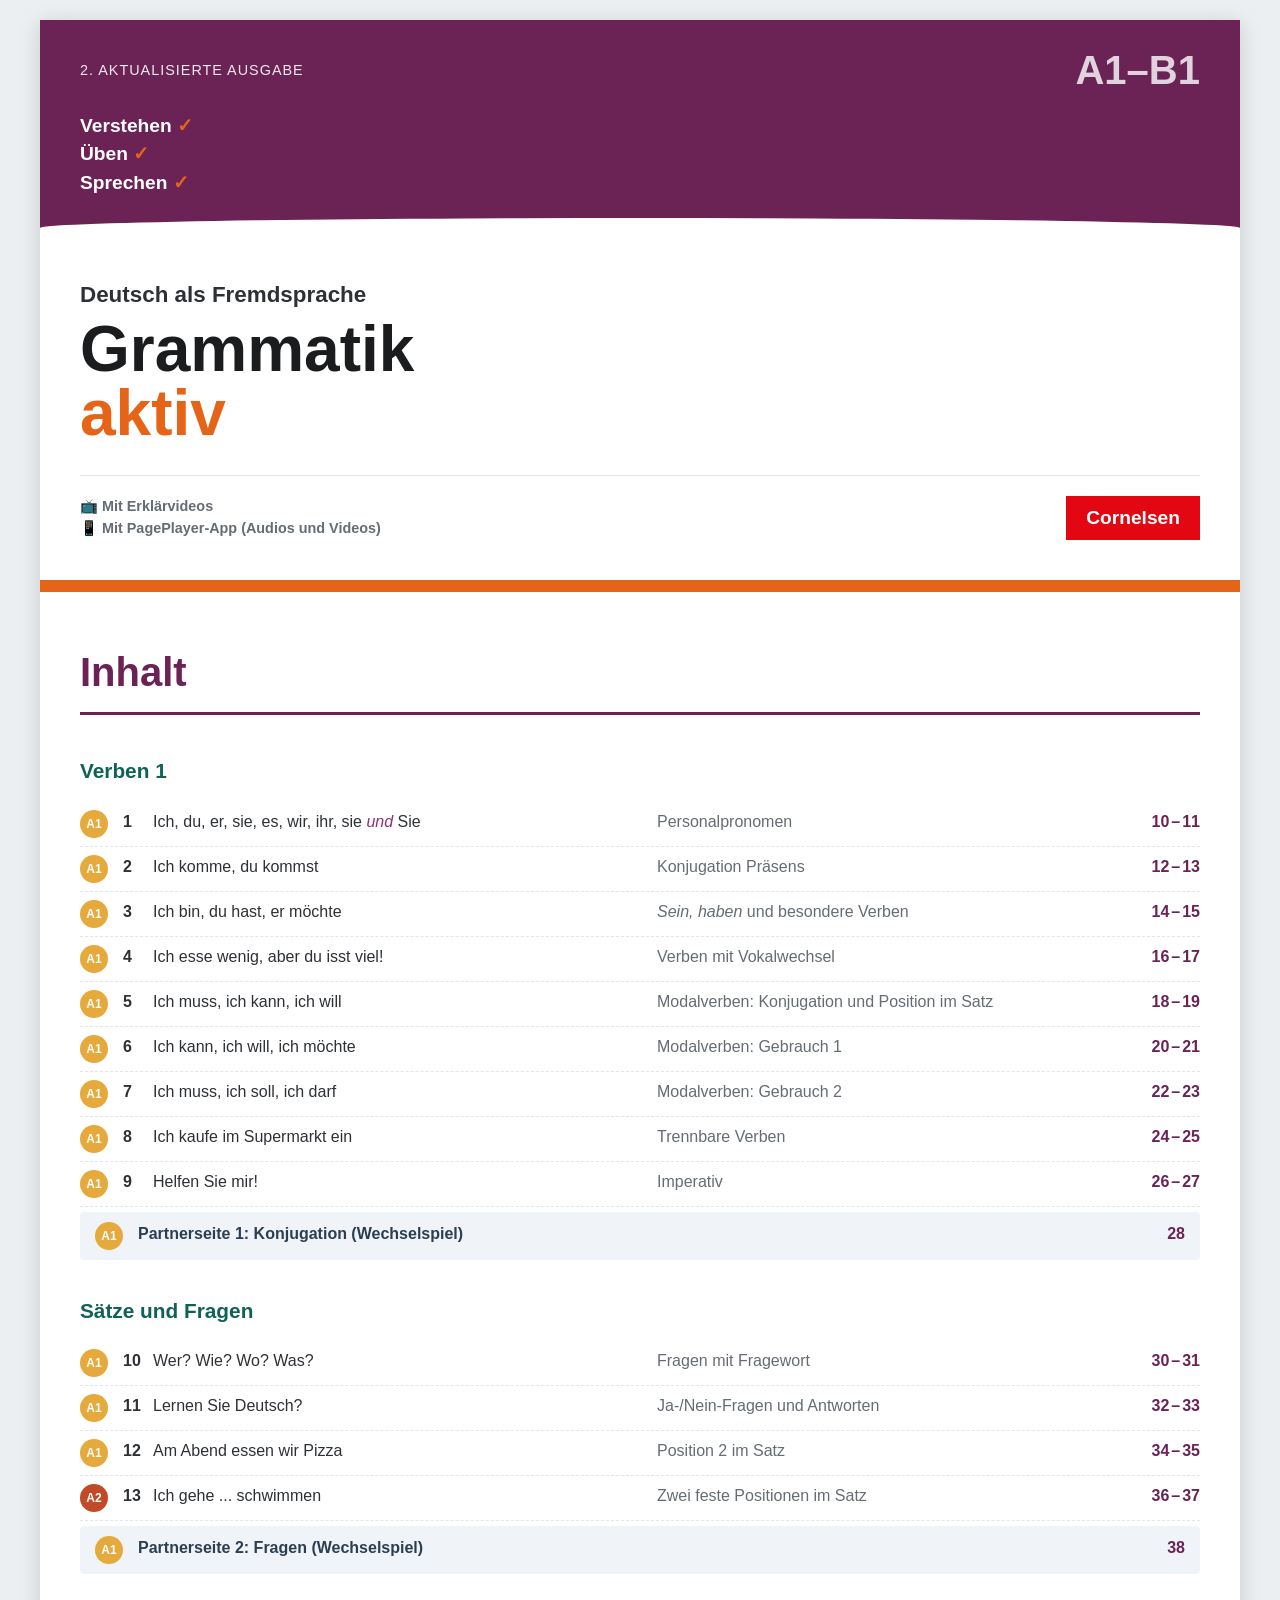
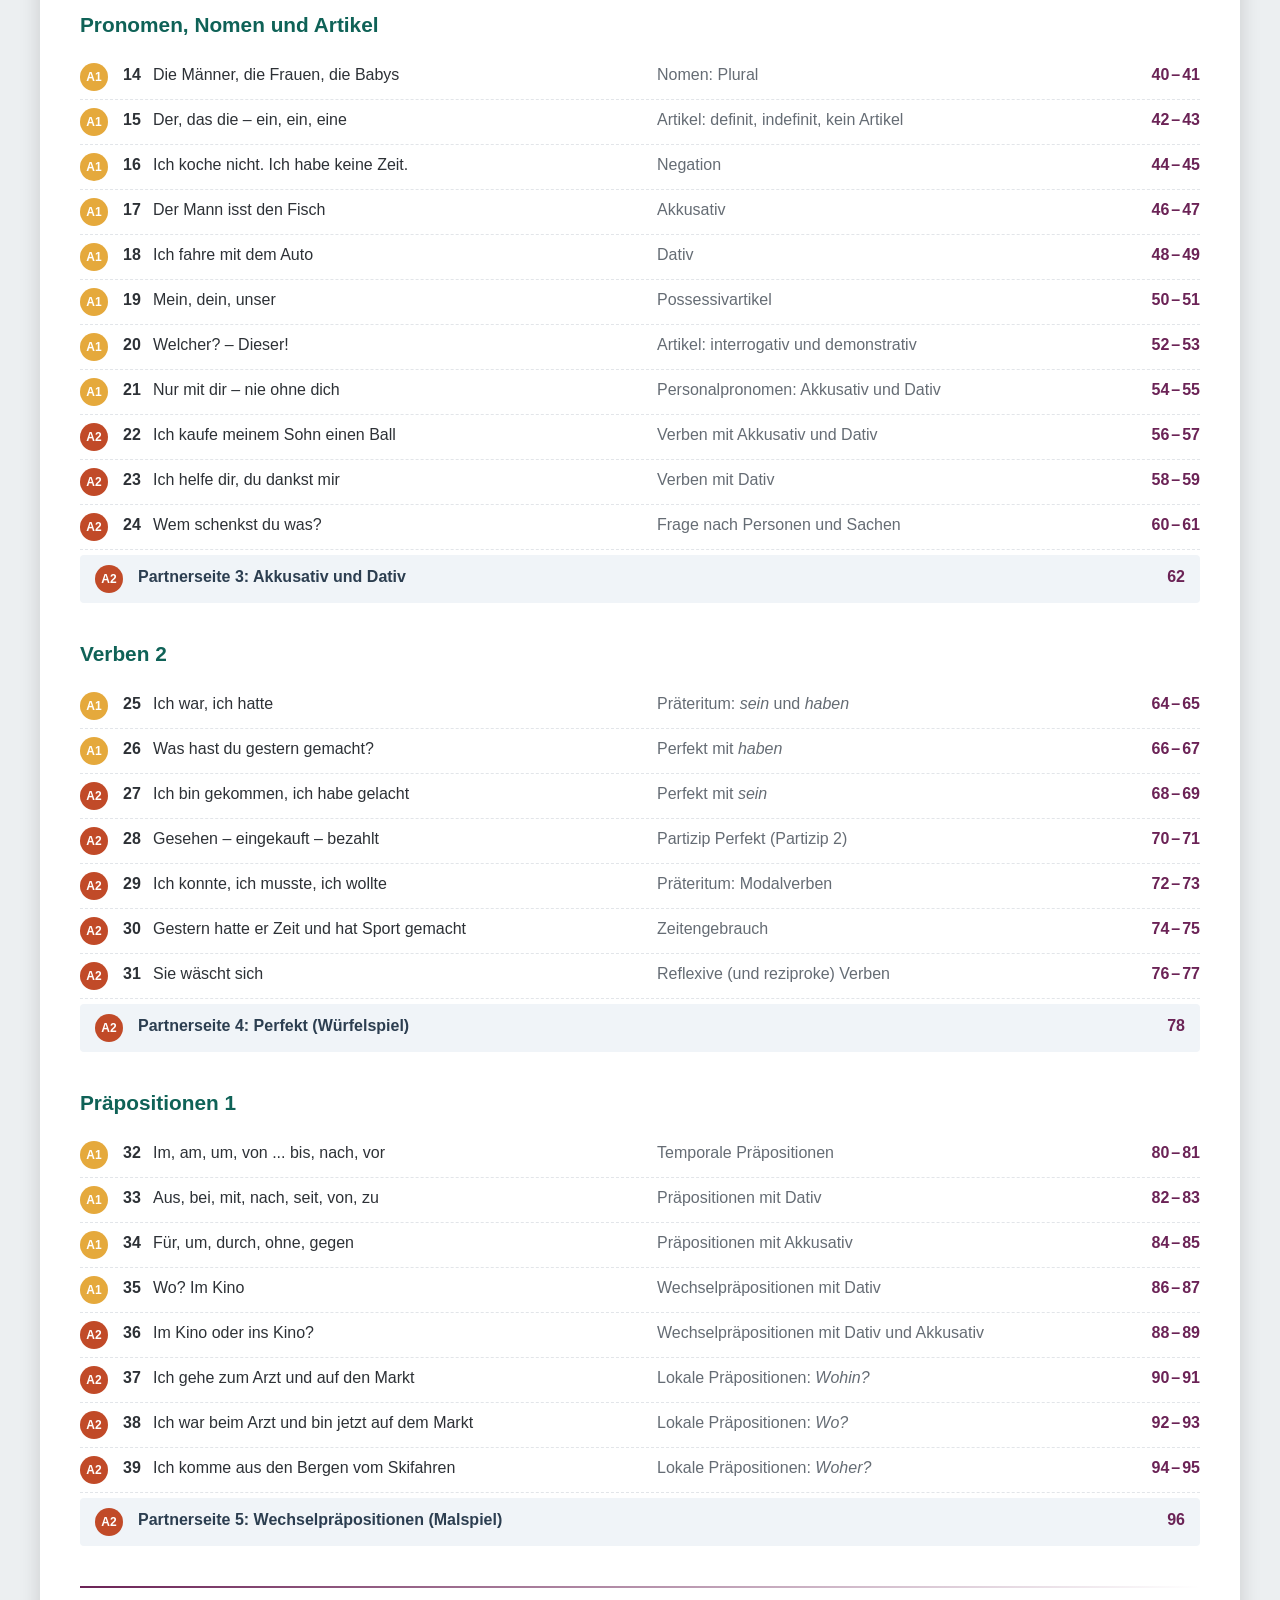
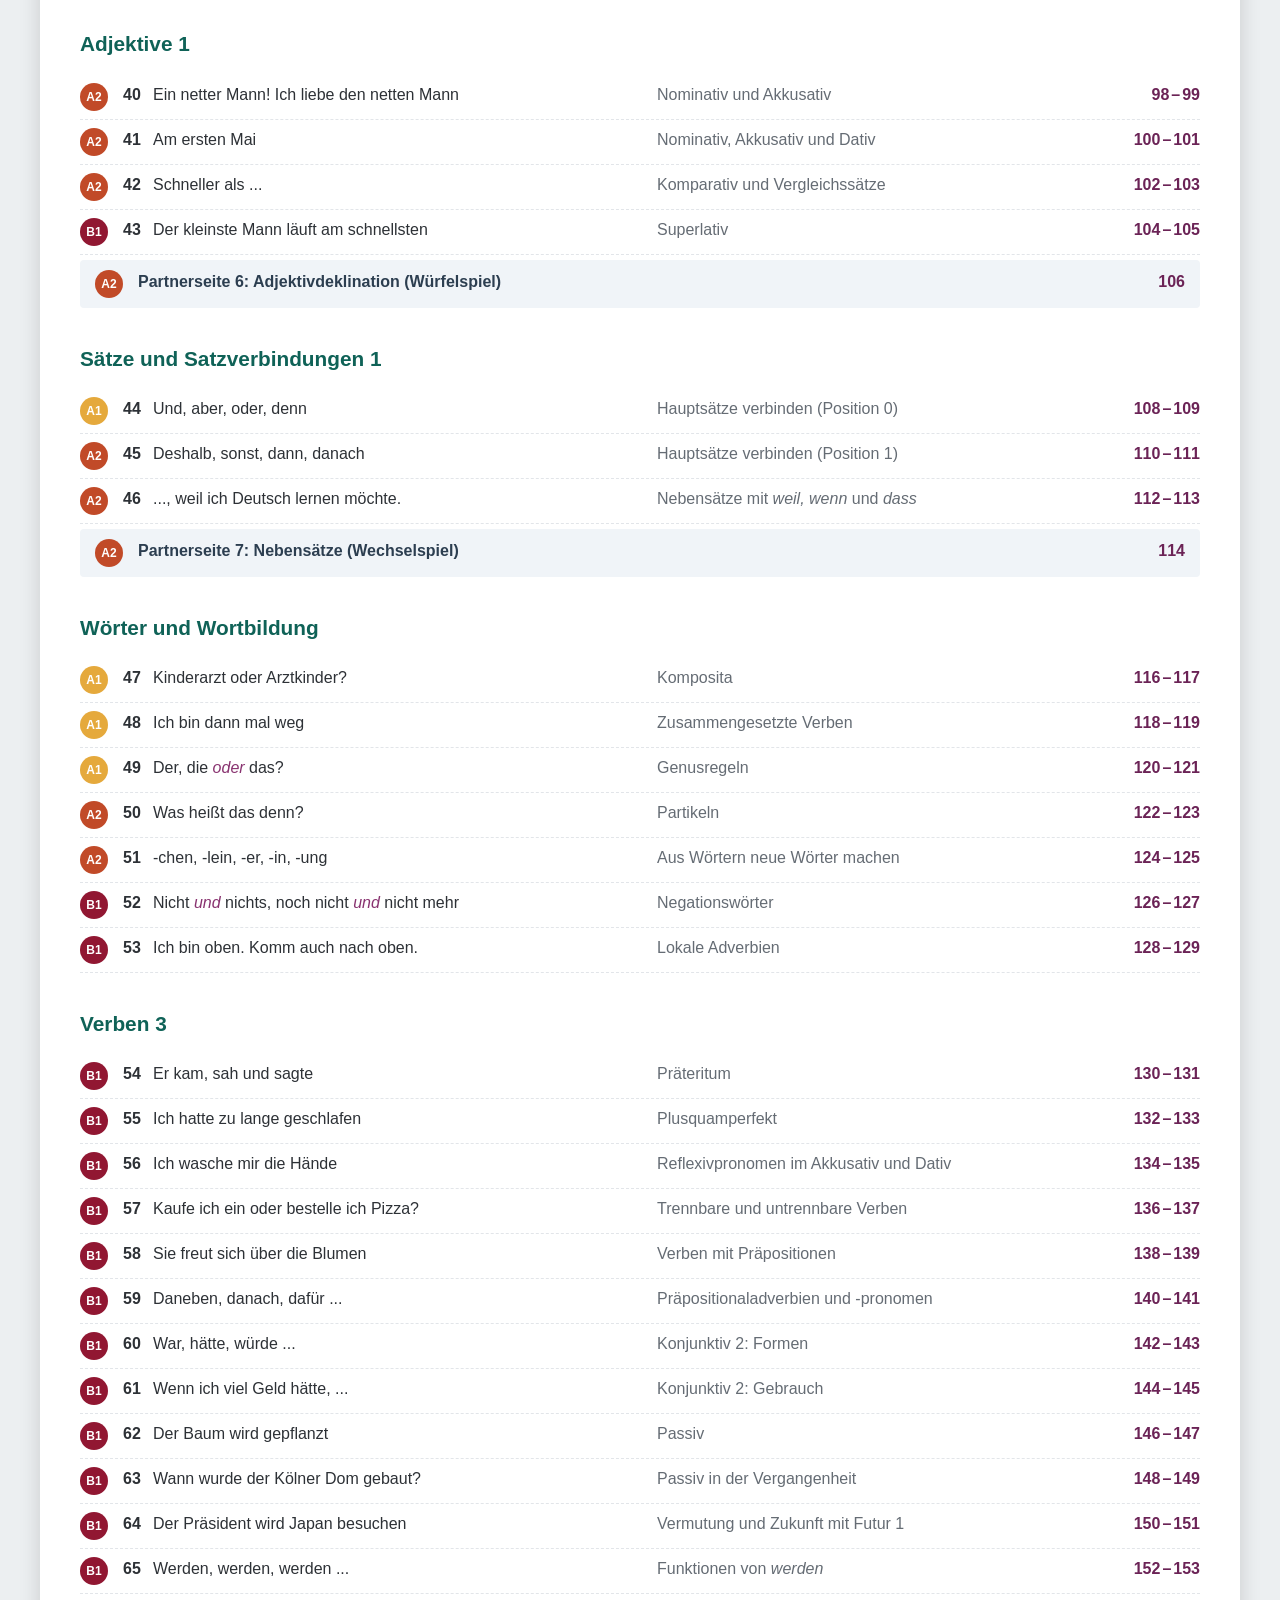
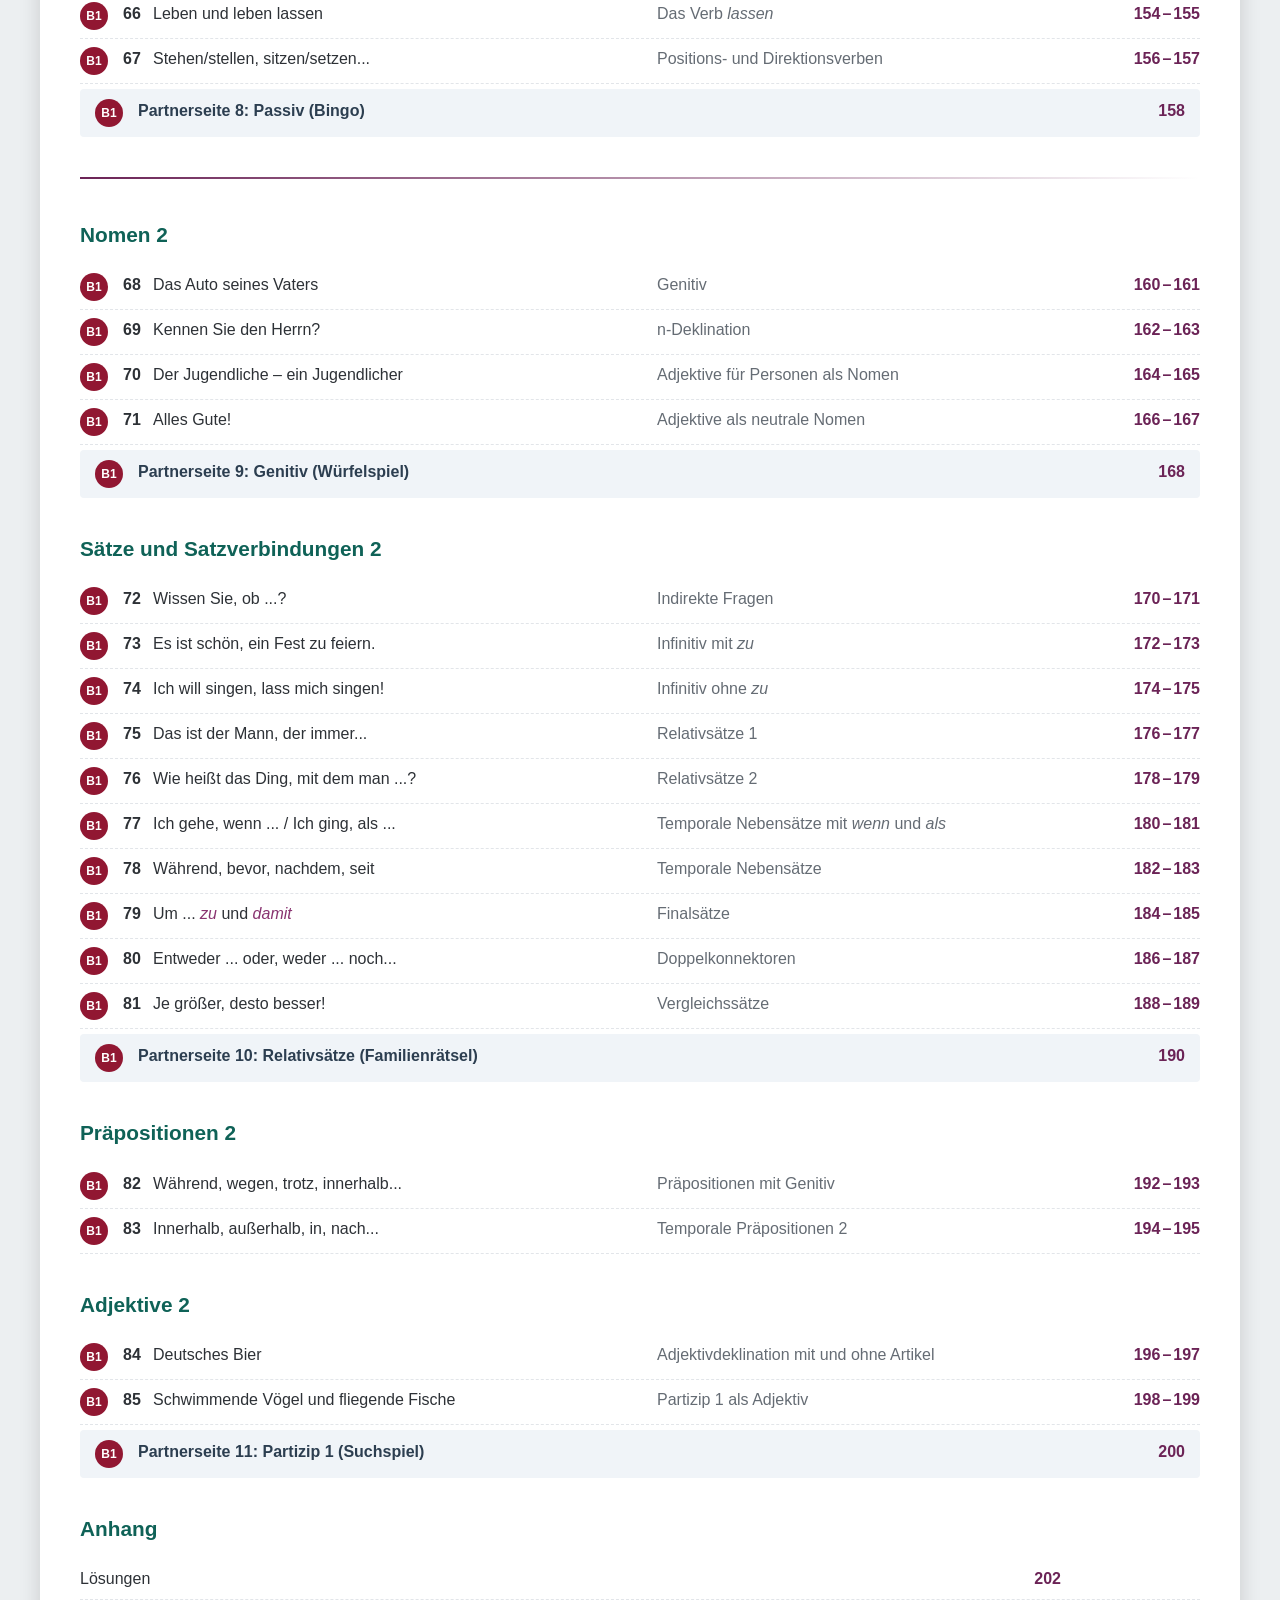
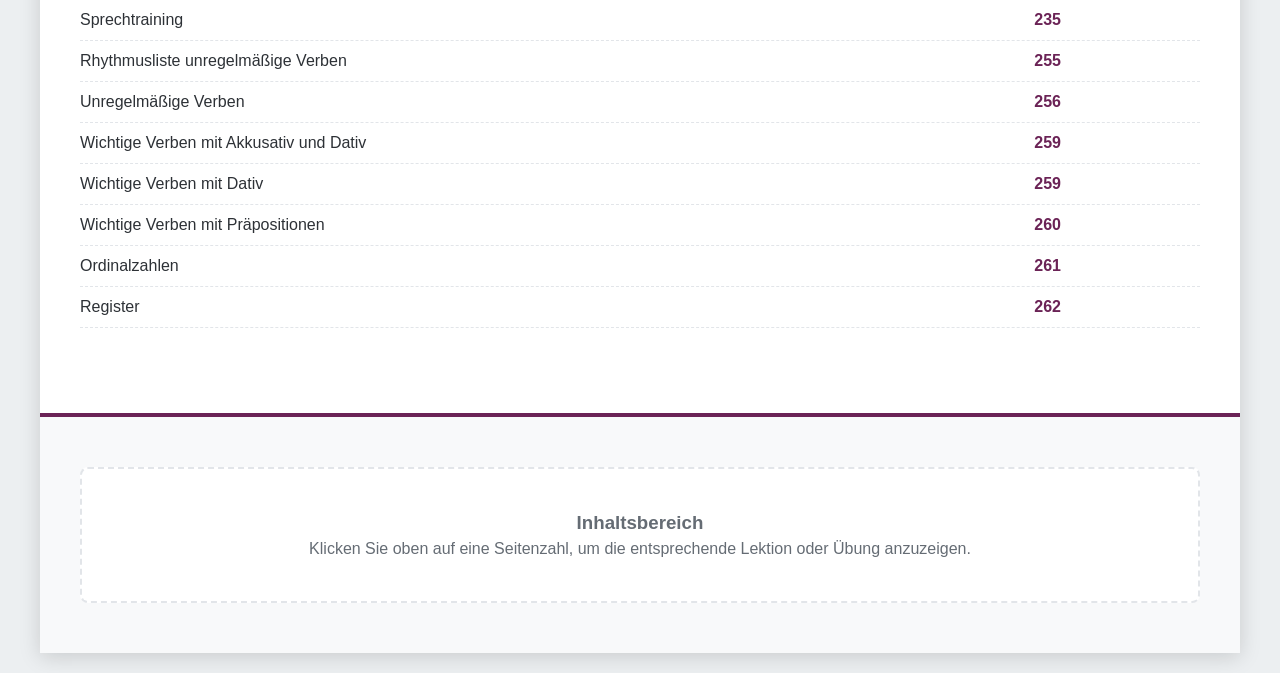
<file: index_all.html>
<!DOCTYPE html>
<html lang="de">
<head>
    <meta charset="UTF-8">
    <meta name="viewport" content="width=device-width, initial-scale=1.0">
    <title>Grammatik aktiv | A1-B1 Übungsbuch</title>
    <link rel="stylesheet" href="style.css">
</head>
<body>

<div class="app-container">

    <header class="book-cover">
        <div class="cover-badge-top">A1–B1</div>
        <div class="cover-edition">2. aktualisierte Ausgabe</div>
        <div class="cover-pillars">
            <div>Verstehen</div>
            <div>Üben</div>
            <div>Sprechen</div>
        </div>
        
        <div class="cover-main-titles">
            <div class="subtitle-lang">Deutsch als Fremdsprache</div>
            <h1 class="main-title-grammatik">Grammatik</h1>
            <h1 class="main-title-aktiv">aktiv</h1>
            
            <div class="cover-footer">
                <div style="font-size: 0.9rem; color: var(--text-muted); font-weight: bold;">
                    📺 Mit Erklärvideos <br>
                    📱 Mit PagePlayer-App (Audios und Videos)
                </div>
                <div class="brand-logo">Cornelsen</div>
            </div>
        </div>
    </header>

    <main class="toc-container">
        <h2 class="toc-title">Inhalt</h2>

        <section class="toc-section">
            <h3 class="toc-section-title">Verben 1</h3>
            <ul class="toc-list">
                <li class="toc-item"><span class="level-badge badge-a1">A1</span><span class="chapter-num">1</span><span class="chapter-example">Ich, du, er, sie, es, wir, ihr, sie <em>und</em> Sie</span><span class="chapter-topic">Personalpronomen</span><div class="page-link-group"><a href="#page-10" class="page-link">10</a>–<a href="#page-11" class="page-link">11</a></div></li>
                <li class="toc-item"><span class="level-badge badge-a1">A1</span><span class="chapter-num">2</span><span class="chapter-example">Ich komme, du kommst</span><span class="chapter-topic">Konjugation Präsens</span><div class="page-link-group"><a href="#page-12" class="page-link">12</a>–<a href="#page-13" class="page-link">13</a></div></li>
                <li class="toc-item"><span class="level-badge badge-a1">A1</span><span class="chapter-num">3</span><span class="chapter-example">Ich bin, du hast, er möchte</span><span class="chapter-topic"><em>Sein, haben</em> und besondere Verben</span><div class="page-link-group"><a href="#page-14" class="page-link">14</a>–<a href="#page-15" class="page-link">15</a></div></li>
                <li class="toc-item"><span class="level-badge badge-a1">A1</span><span class="chapter-num">4</span><span class="chapter-example">Ich esse wenig, aber du isst viel!</span><span class="chapter-topic">Verben mit Vokalwechsel</span><div class="page-link-group"><a href="#page-16" class="page-link">16</a>–<a href="#page-17" class="page-link">17</a></div></li>
                <li class="toc-item"><span class="level-badge badge-a1">A1</span><span class="chapter-num">5</span><span class="chapter-example">Ich muss, ich kann, ich will</span><span class="chapter-topic">Modalverben: Konjugation und Position im Satz</span><div class="page-link-group"><a href="#page-18" class="page-link">18</a>–<a href="#page-19" class="page-link">19</a></div></li>
                <li class="toc-item"><span class="level-badge badge-a1">A1</span><span class="chapter-num">6</span><span class="chapter-example">Ich kann, ich will, ich möchte</span><span class="chapter-topic">Modalverben: Gebrauch 1</span><div class="page-link-group"><a href="#page-20" class="page-link">20</a>–<a href="#page-21" class="page-link">21</a></div></li>
                <li class="toc-item"><span class="level-badge badge-a1">A1</span><span class="chapter-num">7</span><span class="chapter-example">Ich muss, ich soll, ich darf</span><span class="chapter-topic">Modalverben: Gebrauch 2</span><div class="page-link-group"><a href="#page-22" class="page-link">22</a>–<a href="#page-23" class="page-link">23</a></div></li>
                <li class="toc-item"><span class="level-badge badge-a1">A1</span><span class="chapter-num">8</span><span class="chapter-example">Ich kaufe im Supermarkt ein</span><span class="chapter-topic">Trennbare Verben</span><div class="page-link-group"><a href="#page-24" class="page-link">24</a>–<a href="#page-25" class="page-link">25</a></div></li>
                <li class="toc-item"><span class="level-badge badge-a1">A1</span><span class="chapter-num">9</span><span class="chapter-example">Helfen Sie mir!</span><span class="chapter-topic">Imperativ</span><div class="page-link-group"><a href="#page-26" class="page-link">26</a>–<a href="#page-27" class="page-link">27</a></div></li>
                <li class="toc-item partner-item"><span class="level-badge badge-a1">A1</span><span class="partner-title">Partnerseite 1: Konjugation (Wechselspiel)</span><div class="page-link-group"><a href="#page-28" class="page-link">28</a></div></li>
            </ul>
        </section>

        <section class="toc-section">
            <h3 class="toc-section-title">Sätze und Fragen</h3>
            <ul class="toc-list">
                <li class="toc-item"><span class="level-badge badge-a1">A1</span><span class="chapter-num">10</span><span class="chapter-example">Wer? Wie? Wo? Was?</span><span class="chapter-topic">Fragen mit Fragewort</span><div class="page-link-group"><a href="#page-30" class="page-link">30</a>–<a href="#page-31" class="page-link">31</a></div></li>
                <li class="toc-item"><span class="level-badge badge-a1">A1</span><span class="chapter-num">11</span><span class="chapter-example">Lernen Sie Deutsch?</span><span class="chapter-topic">Ja-/Nein-Fragen und Antworten</span><div class="page-link-group"><a href="#page-32" class="page-link">32</a>–<a href="#page-33" class="page-link">33</a></div></li>
                <li class="toc-item"><span class="level-badge badge-a1">A1</span><span class="chapter-num">12</span><span class="chapter-example">Am Abend essen wir Pizza</span><span class="chapter-topic">Position 2 im Satz</span><div class="page-link-group"><a href="#page-34" class="page-link">34</a>–<a href="#page-35" class="page-link">35</a></div></li>
                <li class="toc-item"><span class="level-badge badge-a2">A2</span><span class="chapter-num">13</span><span class="chapter-example">Ich gehe ... schwimmen</span><span class="chapter-topic">Zwei feste Positionen im Satz</span><div class="page-link-group"><a href="#page-36" class="page-link">36</a>–<a href="#page-37" class="page-link">37</a></div></li>
                <li class="toc-item partner-item"><span class="level-badge badge-a1">A1</span><span class="partner-title">Partnerseite 2: Fragen (Wechselspiel)</span><div class="page-link-group"><a href="#page-38" class="page-link">38</a></div></li>
            </ul>
        </section>

        <section class="toc-section">
            <h3 class="toc-section-title">Pronomen, Nomen und Artikel</h3>
            <ul class="toc-list">
                <li class="toc-item"><span class="level-badge badge-a1">A1</span><span class="chapter-num">14</span><span class="chapter-example">Die Männer, die Frauen, die Babys</span><span class="chapter-topic">Nomen: Plural</span><div class="page-link-group"><a href="#page-40" class="page-link">40</a>–<a href="#page-41" class="page-link">41</a></div></li>
                <li class="toc-item"><span class="level-badge badge-a1">A1</span><span class="chapter-num">15</span><span class="chapter-example">Der, das die – ein, ein, eine</span><span class="chapter-topic">Artikel: definit, indefinit, kein Artikel</span><div class="page-link-group"><a href="#page-42" class="page-link">42</a>–<a href="#page-43" class="page-link">43</a></div></li>
                <li class="toc-item"><span class="level-badge badge-a1">A1</span><span class="chapter-num">16</span><span class="chapter-example">Ich koche nicht. Ich habe keine Zeit.</span><span class="chapter-topic">Negation</span><div class="page-link-group"><a href="#page-44" class="page-link">44</a>–<a href="#page-45" class="page-link">45</a></div></li>
                <li class="toc-item"><span class="level-badge badge-a1">A1</span><span class="chapter-num">17</span><span class="chapter-example">Der Mann isst den Fisch</span><span class="chapter-topic">Akkusativ</span><div class="page-link-group"><a href="#page-46" class="page-link">46</a>–<a href="#page-47" class="page-link">47</a></div></li>
                <li class="toc-item"><span class="level-badge badge-a1">A1</span><span class="chapter-num">18</span><span class="chapter-example">Ich fahre mit dem Auto</span><span class="chapter-topic">Dativ</span><div class="page-link-group"><a href="#page-48" class="page-link">48</a>–<a href="#page-49" class="page-link">49</a></div></li>
                <li class="toc-item"><span class="level-badge badge-a1">A1</span><span class="chapter-num">19</span><span class="chapter-example">Mein, dein, unser</span><span class="chapter-topic">Possessivartikel</span><div class="page-link-group"><a href="#page-50" class="page-link">50</a>–<a href="#page-51" class="page-link">51</a></div></li>
                <li class="toc-item"><span class="level-badge badge-a1">A1</span><span class="chapter-num">20</span><span class="chapter-example">Welcher? – Dieser!</span><span class="chapter-topic">Artikel: interrogativ und demonstrativ</span><div class="page-link-group"><a href="#page-52" class="page-link">52</a>–<a href="#page-53" class="page-link">53</a></div></li>
                <li class="toc-item"><span class="level-badge badge-a1">A1</span><span class="chapter-num">21</span><span class="chapter-example">Nur mit dir – nie ohne dich</span><span class="chapter-topic">Personalpronomen: Akkusativ und Dativ</span><div class="page-link-group"><a href="#page-54" class="page-link">54</a>–<a href="#page-55" class="page-link">55</a></div></li>
                <li class="toc-item"><span class="level-badge badge-a2">A2</span><span class="chapter-num">22</span><span class="chapter-example">Ich kaufe meinem Sohn einen Ball</span><span class="chapter-topic">Verben mit Akkusativ und Dativ</span><div class="page-link-group"><a href="#page-56" class="page-link">56</a>–<a href="#page-57" class="page-link">57</a></div></li>
                <li class="toc-item"><span class="level-badge badge-a2">A2</span><span class="chapter-num">23</span><span class="chapter-example">Ich helfe dir, du dankst mir</span><span class="chapter-topic">Verben mit Dativ</span><div class="page-link-group"><a href="#page-58" class="page-link">58</a>–<a href="#page-59" class="page-link">59</a></div></li>
                <li class="toc-item"><span class="level-badge badge-a2">A2</span><span class="chapter-num">24</span><span class="chapter-example">Wem schenkst du was?</span><span class="chapter-topic">Frage nach Personen und Sachen</span><div class="page-link-group"><a href="#page-60" class="page-link">60</a>–<a href="#page-61" class="page-link">61</a></div></li>
                <li class="toc-item partner-item"><span class="level-badge badge-a2">A2</span><span class="partner-title">Partnerseite 3: Akkusativ und Dativ</span><div class="page-link-group"><a href="#page-62" class="page-link">62</a></div></li>
            </ul>
        </section>

        <section class="toc-section">
            <h3 class="toc-section-title">Verben 2</h3>
            <ul class="toc-list">
                <li class="toc-item"><span class="level-badge badge-a1">A1</span><span class="chapter-num">25</span><span class="chapter-example">Ich war, ich hatte</span><span class="chapter-topic">Präteritum: <em>sein</em> und <em>haben</em></span><div class="page-link-group"><a href="#page-64" class="page-link">64</a>–<a href="#page-65" class="page-link">65</a></div></li>
                <li class="toc-item"><span class="level-badge badge-a1">A1</span><span class="chapter-num">26</span><span class="chapter-example">Was hast du gestern gemacht?</span><span class="chapter-topic">Perfekt mit <em>haben</em></span><div class="page-link-group"><a href="#page-66" class="page-link">66</a>–<a href="#page-67" class="page-link">67</a></div></li>
                <li class="toc-item"><span class="level-badge badge-a2">A2</span><span class="chapter-num">27</span><span class="chapter-example">Ich bin gekommen, ich habe gelacht</span><span class="chapter-topic">Perfekt mit <em>sein</em></span><div class="page-link-group"><a href="#page-68" class="page-link">68</a>–<a href="#page-69" class="page-link">69</a></div></li>
                <li class="toc-item"><span class="level-badge badge-a2">A2</span><span class="chapter-num">28</span><span class="chapter-example">Gesehen – eingekauft – bezahlt</span><span class="chapter-topic">Partizip Perfekt (Partizip 2)</span><div class="page-link-group"><a href="#page-70" class="page-link">70</a>–<a href="#page-71" class="page-link">71</a></div></li>
                <li class="toc-item"><span class="level-badge badge-a2">A2</span><span class="chapter-num">29</span><span class="chapter-example">Ich konnte, ich musste, ich wollte</span><span class="chapter-topic">Präteritum: Modalverben</span><div class="page-link-group"><a href="#page-72" class="page-link">72</a>–<a href="#page-73" class="page-link">73</a></div></li>
                <li class="toc-item"><span class="level-badge badge-a2">A2</span><span class="chapter-num">30</span><span class="chapter-example">Gestern hatte er Zeit und hat Sport gemacht</span><span class="chapter-topic">Zeitengebrauch</span><div class="page-link-group"><a href="#page-74" class="page-link">74</a>–<a href="#page-75" class="page-link">75</a></div></li>
                <li class="toc-item"><span class="level-badge badge-a2">A2</span><span class="chapter-num">31</span><span class="chapter-example">Sie wäscht sich</span><span class="chapter-topic">Reflexive (und reziproke) Verben</span><div class="page-link-group"><a href="#page-76" class="page-link">76</a>–<a href="#page-77" class="page-link">77</a></div></li>
                <li class="toc-item partner-item"><span class="level-badge badge-a2">A2</span><span class="partner-title">Partnerseite 4: Perfekt (Würfelspiel)</span><div class="page-link-group"><a href="#page-78" class="page-link">78</a></div></li>
            </ul>
        </section>

        <section class="toc-section">
            <h3 class="toc-section-title">Präpositionen 1</h3>
            <ul class="toc-list">
                <li class="toc-item"><span class="level-badge badge-a1">A1</span><span class="chapter-num">32</span><span class="chapter-example">Im, am, um, von ... bis, nach, vor</span><span class="chapter-topic">Temporale Präpositionen</span><div class="page-link-group"><a href="#page-80" class="page-link">80</a>–<a href="#page-81" class="page-link">81</a></div></li>
                <li class="toc-item"><span class="level-badge badge-a1">A1</span><span class="chapter-num">33</span><span class="chapter-example">Aus, bei, mit, nach, seit, von, zu</span><span class="chapter-topic">Präpositionen mit Dativ</span><div class="page-link-group"><a href="#page-82" class="page-link">82</a>–<a href="#page-83" class="page-link">83</a></div></li>
                <li class="toc-item"><span class="level-badge badge-a1">A1</span><span class="chapter-num">34</span><span class="chapter-example">Für, um, durch, ohne, gegen</span><span class="chapter-topic">Präpositionen mit Akkusativ</span><div class="page-link-group"><a href="#page-84" class="page-link">84</a>–<a href="#page-85" class="page-link">85</a></div></li>
                <li class="toc-item"><span class="level-badge badge-a1">A1</span><span class="chapter-num">35</span><span class="chapter-example">Wo? Im Kino</span><span class="chapter-topic">Wechselpräpositionen mit Dativ</span><div class="page-link-group"><a href="#page-86" class="page-link">86</a>–<a href="#page-87" class="page-link">87</a></div></li>
                <li class="toc-item"><span class="level-badge badge-a2">A2</span><span class="chapter-num">36</span><span class="chapter-example">Im Kino oder ins Kino?</span><span class="chapter-topic">Wechselpräpositionen mit Dativ und Akkusativ</span><div class="page-link-group"><a href="#page-88" class="page-link">88</a>–<a href="#page-89" class="page-link">89</a></div></li>
                <li class="toc-item"><span class="level-badge badge-a2">A2</span><span class="chapter-num">37</span><span class="chapter-example">Ich gehe zum Arzt und auf den Markt</span><span class="chapter-topic">Lokale Präpositionen: <em>Wohin?</em></span><div class="page-link-group"><a href="#page-90" class="page-link">90</a>–<a href="#page-91" class="page-link">91</a></div></li>
                <li class="toc-item"><span class="level-badge badge-a2">A2</span><span class="chapter-num">38</span><span class="chapter-example">Ich war beim Arzt und bin jetzt auf dem Markt</span><span class="chapter-topic">Lokale Präpositionen: <em>Wo?</em></span><div class="page-link-group"><a href="#page-92" class="page-link">92</a>–<a href="#page-93" class="page-link">93</a></div></li>
                <li class="toc-item"><span class="level-badge badge-a2">A2</span><span class="chapter-num">39</span><span class="chapter-example">Ich komme aus den Bergen vom Skifahren</span><span class="chapter-topic">Lokale Präpositionen: <em>Woher?</em></span><div class="page-link-group"><a href="#page-94" class="page-link">94</a>–<a href="#page-95" class="page-link">95</a></div></li>
                <li class="toc-item partner-item"><span class="level-badge badge-a2">A2</span><span class="partner-title">Partnerseite 5: Wechselpräpositionen (Malspiel)</span><div class="page-link-group"><a href="#page-96" class="page-link">96</a></div></li>
            </ul>
        </section>

        <hr class="divider-line">

        <section class="toc-section">
            <h3 class="toc-section-title">Adjektive 1</h3>
            <ul class="toc-list">
                <li class="toc-item"><span class="level-badge badge-a2">A2</span><span class="chapter-num">40</span><span class="chapter-example">Ein netter Mann! Ich liebe den netten Mann</span><span class="chapter-topic">Nominativ und Akkusativ</span><div class="page-link-group"><a href="#page-98" class="page-link">98</a>–<a href="#page-99" class="page-link">99</a></div></li>
                <li class="toc-item"><span class="level-badge badge-a2">A2</span><span class="chapter-num">41</span><span class="chapter-example">Am ersten Mai</span><span class="chapter-topic">Nominativ, Akkusativ und Dativ</span><div class="page-link-group"><a href="#page-100" class="page-link">100</a>–<a href="#page-101" class="page-link">101</a></div></li>
                <li class="toc-item"><span class="level-badge badge-a2">A2</span><span class="chapter-num">42</span><span class="chapter-example">Schneller als ...</span><span class="chapter-topic">Komparativ und Vergleichssätze</span><div class="page-link-group"><a href="#page-102" class="page-link">102</a>–<a href="#page-103" class="page-link">103</a></div></li>
                <li class="toc-item"><span class="level-badge badge-b1">B1</span><span class="chapter-num">43</span><span class="chapter-example">Der kleinste Mann läuft am schnellsten</span><span class="chapter-topic">Superlativ</span><div class="page-link-group"><a href="#page-104" class="page-link">104</a>–<a href="#page-105" class="page-link">105</a></div></li>
                <li class="toc-item partner-item"><span class="level-badge badge-a2">A2</span><span class="partner-title">Partnerseite 6: Adjektivdeklination (Würfelspiel)</span><div class="page-link-group"><a href="#page-106" class="page-link">106</a></div></li>
            </ul>
        </section>

        <section class="toc-section">
            <h3 class="toc-section-title">Sätze und Satzverbindungen 1</h3>
            <ul class="toc-list">
                <li class="toc-item"><span class="level-badge badge-a1">A1</span><span class="chapter-num">44</span><span class="chapter-example">Und, aber, oder, denn</span><span class="chapter-topic">Hauptsätze verbinden (Position 0)</span><div class="page-link-group"><a href="#page-108" class="page-link">108</a>–<a href="#page-109" class="page-link">109</a></div></li>
                <li class="toc-item"><span class="level-badge badge-a2">A2</span><span class="chapter-num">45</span><span class="chapter-example">Deshalb, sonst, dann, danach</span><span class="chapter-topic">Hauptsätze verbinden (Position 1)</span><div class="page-link-group"><a href="#page-110" class="page-link">110</a>–<a href="#page-111" class="page-link">111</a></div></li>
                <li class="toc-item"><span class="level-badge badge-a2">A2</span><span class="chapter-num">46</span><span class="chapter-example">..., weil ich Deutsch lernen möchte.</span><span class="chapter-topic">Nebensätze mit <em>weil, wenn</em> und <em>dass</em></span><div class="page-link-group"><a href="#page-112" class="page-link">112</a>–<a href="#page-113" class="page-link">113</a></div></li>
                <li class="toc-item partner-item"><span class="level-badge badge-a2">A2</span><span class="partner-title">Partnerseite 7: Nebensätze (Wechselspiel)</span><div class="page-link-group"><a href="#page-114" class="page-link">114</a></div></li>
            </ul>
        </section>

        <section class="toc-section">
            <h3 class="toc-section-title">Wörter und Wortbildung</h3>
            <ul class="toc-list">
                <li class="toc-item"><span class="level-badge badge-a1">A1</span><span class="chapter-num">47</span><span class="chapter-example">Kinderarzt oder Arztkinder?</span><span class="chapter-topic">Komposita</span><div class="page-link-group"><a href="#page-116" class="page-link">116</a>–<a href="#page-117" class="page-link">117</a></div></li>
                <li class="toc-item"><span class="level-badge badge-a1">A1</span><span class="chapter-num">48</span><span class="chapter-example">Ich bin dann mal weg</span><span class="chapter-topic">Zusammengesetzte Verben</span><div class="page-link-group"><a href="#page-118" class="page-link">118</a>–<a href="#page-119" class="page-link">119</a></div></li>
                <li class="toc-item"><span class="level-badge badge-a1">A1</span><span class="chapter-num">49</span><span class="chapter-example">Der, die <em>oder</em> das?</span><span class="chapter-topic">Genusregeln</span><div class="page-link-group"><a href="#page-120" class="page-link">120</a>–<a href="#page-121" class="page-link">121</a></div></li>
                <li class="toc-item"><span class="level-badge badge-a2">A2</span><span class="chapter-num">50</span><span class="chapter-example">Was heißt das denn?</span><span class="chapter-topic">Partikeln</span><div class="page-link-group"><a href="#page-122" class="page-link">122</a>–<a href="#page-123" class="page-link">123</a></div></li>
                <li class="toc-item"><span class="level-badge badge-a2">A2</span><span class="chapter-num">51</span><span class="chapter-example">-chen, -lein, -er, -in, -ung</span><span class="chapter-topic">Aus Wörtern neue Wörter machen</span><div class="page-link-group"><a href="#page-124" class="page-link">124</a>–<a href="#page-125" class="page-link">125</a></div></li>
                <li class="toc-item"><span class="level-badge badge-b1">B1</span><span class="chapter-num">52</span><span class="chapter-example">Nicht <em>und</em> nichts, noch nicht <em>und</em> nicht mehr</span><span class="chapter-topic">Negationswörter</span><div class="page-link-group"><a href="#page-126" class="page-link">126</a>–<a href="#page-127" class="page-link">127</a></div></li>
                <li class="toc-item"><span class="level-badge badge-b1">B1</span><span class="chapter-num">53</span><span class="chapter-example">Ich bin oben. Komm auch nach oben.</span><span class="chapter-topic">Lokale Adverbien</span><div class="page-link-group"><a href="#page-128" class="page-link">128</a>–<a href="#page-129" class="page-link">129</a></div></li>
            </ul>
        </section>

        <section class="toc-section">
            <h3 class="toc-section-title">Verben 3</h3>
            <ul class="toc-list">
                <li class="toc-item"><span class="level-badge badge-b1">B1</span><span class="chapter-num">54</span><span class="chapter-example">Er kam, sah und sagte</span><span class="chapter-topic">Präteritum</span><div class="page-link-group"><a href="#page-130" class="page-link">130</a>–<a href="#page-131" class="page-link">131</a></div></li>
                <li class="toc-item"><span class="level-badge badge-b1">B1</span><span class="chapter-num">55</span><span class="chapter-example">Ich hatte zu lange geschlafen</span><span class="chapter-topic">Plusquamperfekt</span><div class="page-link-group"><a href="#page-132" class="page-link">132</a>–<a href="#page-133" class="page-link">133</a></div></li>
                <li class="toc-item"><span class="level-badge badge-b1">B1</span><span class="chapter-num">56</span><span class="chapter-example">Ich wasche mir die Hände</span><span class="chapter-topic">Reflexivpronomen im Akkusativ und Dativ</span><div class="page-link-group"><a href="#page-134" class="page-link">134</a>–<a href="#page-135" class="page-link">135</a></div></li>
                <li class="toc-item"><span class="level-badge badge-b1">B1</span><span class="chapter-num">57</span><span class="chapter-example">Kaufe ich ein oder bestelle ich Pizza?</span><span class="chapter-topic">Trennbare und untrennbare Verben</span><div class="page-link-group"><a href="#page-136" class="page-link">136</a>–<a href="#page-137" class="page-link">137</a></div></li>
                <li class="toc-item"><span class="level-badge badge-b1">B1</span><span class="chapter-num">58</span><span class="chapter-example">Sie freut sich über die Blumen</span><span class="chapter-topic">Verben mit Präpositionen</span><div class="page-link-group"><a href="#page-138" class="page-link">138</a>–<a href="#page-139" class="page-link">139</a></div></li>
                <li class="toc-item"><span class="level-badge badge-b1">B1</span><span class="chapter-num">59</span><span class="chapter-example">Daneben, danach, dafür ...</span><span class="chapter-topic">Präpositionaladverbien und -pronomen</span><div class="page-link-group"><a href="#page-140" class="page-link">140</a>–<a href="#page-141" class="page-link">141</a></div></li>
                <li class="toc-item"><span class="level-badge badge-b1">B1</span><span class="chapter-num">60</span><span class="chapter-example">War, hätte, würde ...</span><span class="chapter-topic">Konjunktiv 2: Formen</span><div class="page-link-group"><a href="#page-142" class="page-link">142</a>–<a href="#page-143" class="page-link">143</a></div></li>
                <li class="toc-item"><span class="level-badge badge-b1">B1</span><span class="chapter-num">61</span><span class="chapter-example">Wenn ich viel Geld hätte, ...</span><span class="chapter-topic">Konjunktiv 2: Gebrauch</span><div class="page-link-group"><a href="#page-144" class="page-link">144</a>–<a href="#page-145" class="page-link">145</a></div></li>
                <li class="toc-item"><span class="level-badge badge-b1">B1</span><span class="chapter-num">62</span><span class="chapter-example">Der Baum wird gepflanzt</span><span class="chapter-topic">Passiv</span><div class="page-link-group"><a href="#page-146" class="page-link">146</a>–<a href="#page-147" class="page-link">147</a></div></li>
                <li class="toc-item"><span class="level-badge badge-b1">B1</span><span class="chapter-num">63</span><span class="chapter-example">Wann wurde der Kölner Dom gebaut?</span><span class="chapter-topic">Passiv in der Vergangenheit</span><div class="page-link-group"><a href="#page-148" class="page-link">148</a>–<a href="#page-149" class="page-link">149</a></div></li>
                <li class="toc-item"><span class="level-badge badge-b1">B1</span><span class="chapter-num">64</span><span class="chapter-example">Der Präsident wird Japan besuchen</span><span class="chapter-topic">Vermutung und Zukunft mit Futur 1</span><div class="page-link-group"><a href="#page-150" class="page-link">150</a>–<a href="#page-151" class="page-link">151</a></div></li>
                <li class="toc-item"><span class="level-badge badge-b1">B1</span><span class="chapter-num">65</span><span class="chapter-example">Werden, werden, werden ...</span><span class="chapter-topic">Funktionen von <em>werden</em></span><div class="page-link-group"><a href="#page-152" class="page-link">152</a>–<a href="#page-153" class="page-link">153</a></div></li>
                <li class="toc-item"><span class="level-badge badge-b1">B1</span><span class="chapter-num">66</span><span class="chapter-example">Leben und leben lassen</span><span class="chapter-topic">Das Verb <em>lassen</em></span><div class="page-link-group"><a href="#page-154" class="page-link">154</a>–<a href="#page-155" class="page-link">155</a></div></li>
                <li class="toc-item"><span class="level-badge badge-b1">B1</span><span class="chapter-num">67</span><span class="chapter-example">Stehen/stellen, sitzen/setzen...</span><span class="chapter-topic">Positions- und Direktionsverben</span><div class="page-link-group"><a href="#page-156" class="page-link">156</a>–<a href="#page-157" class="page-link">157</a></div></li>
                <li class="toc-item partner-item"><span class="level-badge badge-b1">B1</span><span class="partner-title">Partnerseite 8: Passiv (Bingo)</span><div class="page-link-group"><a href="#page-158" class="page-link">158</a></div></li>
            </ul>
        </section>

        <hr class="divider-line">

        <section class="toc-section">
            <h3 class="toc-section-title">Nomen 2</h3>
            <ul class="toc-list">
                <li class="toc-item"><span class="level-badge badge-b1">B1</span><span class="chapter-num">68</span><span class="chapter-example">Das Auto seines Vaters</span><span class="chapter-topic">Genitiv</span><div class="page-link-group"><a href="#page-160" class="page-link">160</a>–<a href="#page-161" class="page-link">161</a></div></li>
                <li class="toc-item"><span class="level-badge badge-b1">B1</span><span class="chapter-num">69</span><span class="chapter-example">Kennen Sie den Herrn?</span><span class="chapter-topic">n-Deklination</span><div class="page-link-group"><a href="#page-162" class="page-link">162</a>–<a href="#page-163" class="page-link">163</a></div></li>
                <li class="toc-item"><span class="level-badge badge-b1">B1</span><span class="chapter-num">70</span><span class="chapter-example">Der Jugendliche – ein Jugendlicher</span><span class="chapter-topic">Adjektive für Personen als Nomen</span><div class="page-link-group"><a href="#page-164" class="page-link">164</a>–<a href="#page-165" class="page-link">165</a></div></li>
                <li class="toc-item"><span class="level-badge badge-b1">B1</span><span class="chapter-num">71</span><span class="chapter-example">Alles Gute!</span><span class="chapter-topic">Adjektive als neutrale Nomen</span><div class="page-link-group"><a href="#page-166" class="page-link">166</a>–<a href="#page-167" class="page-link">167</a></div></li>
                <li class="toc-item partner-item"><span class="level-badge badge-b1">B1</span><span class="partner-title">Partnerseite 9: Genitiv (Würfelspiel)</span><div class="page-link-group"><a href="#page-168" class="page-link">168</a></div></li>
            </ul>
        </section>

        <section class="toc-section">
            <h3 class="toc-section-title">Sätze und Satzverbindungen 2</h3>
            <ul class="toc-list">
                <li class="toc-item"><span class="level-badge badge-b1">B1</span><span class="chapter-num">72</span><span class="chapter-example">Wissen Sie, ob ...?</span><span class="chapter-topic">Indirekte Fragen</span><div class="page-link-group"><a href="#page-170" class="page-link">170</a>–<a href="#page-171" class="page-link">171</a></div></li>
                <li class="toc-item"><span class="level-badge badge-b1">B1</span><span class="chapter-num">73</span><span class="chapter-example">Es ist schön, ein Fest zu feiern.</span><span class="chapter-topic">Infinitiv mit <em>zu</em></span><div class="page-link-group"><a href="#page-172" class="page-link">172</a>–<a href="#page-173" class="page-link">173</a></div></li>
                <li class="toc-item"><span class="level-badge badge-b1">B1</span><span class="chapter-num">74</span><span class="chapter-example">Ich will singen, lass mich singen!</span><span class="chapter-topic">Infinitiv ohne <em>zu</em></span><div class="page-link-group"><a href="#page-174" class="page-link">174</a>–<a href="#page-175" class="page-link">175</a></div></li>
                <li class="toc-item"><span class="level-badge badge-b1">B1</span><span class="chapter-num">75</span><span class="chapter-example">Das ist der Mann, der immer...</span><span class="chapter-topic">Relativsätze 1</span><div class="page-link-group"><a href="#page-176" class="page-link">176</a>–<a href="#page-177" class="page-link">177</a></div></li>
                <li class="toc-item"><span class="level-badge badge-b1">B1</span><span class="chapter-num">76</span><span class="chapter-example">Wie heißt das Ding, mit dem man ...?</span><span class="chapter-topic">Relativsätze 2</span><div class="page-link-group"><a href="#page-178" class="page-link">178</a>–<a href="#page-179" class="page-link">179</a></div></li>
                <li class="toc-item"><span class="level-badge badge-b1">B1</span><span class="chapter-num">77</span><span class="chapter-example">Ich gehe, wenn ... / Ich ging, als ...</span><span class="chapter-topic">Temporale Nebensätze mit <em>wenn</em> und <em>als</em></span><div class="page-link-group"><a href="#page-180" class="page-link">180</a>–<a href="#page-181" class="page-link">181</a></div></li>
                <li class="toc-item"><span class="level-badge badge-b1">B1</span><span class="chapter-num">78</span><span class="chapter-example">Während, bevor, nachdem, seit</span><span class="chapter-topic">Temporale Nebensätze</span><div class="page-link-group"><a href="#page-182" class="page-link">182</a>–<a href="#page-183" class="page-link">183</a></div></li>
                <li class="toc-item"><span class="level-badge badge-b1">B1</span><span class="chapter-num">79</span><span class="chapter-example">Um ... <em>zu</em> und <em>damit</em></span><span class="chapter-topic">Finalsätze</span><div class="page-link-group"><a href="#page-184" class="page-link">184</a>–<a href="#page-185" class="page-link">185</a></div></li>
                <li class="toc-item"><span class="level-badge badge-b1">B1</span><span class="chapter-num">80</span><span class="chapter-example">Entweder ... oder, weder ... noch...</span><span class="chapter-topic">Doppelkonnektoren</span><div class="page-link-group"><a href="#page-186" class="page-link">186</a>–<a href="#page-187" class="page-link">187</a></div></li>
                <li class="toc-item"><span class="level-badge badge-b1">B1</span><span class="chapter-num">81</span><span class="chapter-example">Je größer, desto besser!</span><span class="chapter-topic">Vergleichssätze</span><div class="page-link-group"><a href="#page-188" class="page-link">188</a>–<a href="#page-189" class="page-link">189</a></div></li>
                <li class="toc-item partner-item"><span class="level-badge badge-b1">B1</span><span class="partner-title">Partnerseite 10: Relativsätze (Familienrätsel)</span><div class="page-link-group"><a href="#page-190" class="page-link">190</a></div></li>
            </ul>
        </section>

        <section class="toc-section">
            <h3 class="toc-section-title">Präpositionen 2</h3>
            <ul class="toc-list">
                <li class="toc-item"><span class="level-badge badge-b1">B1</span><span class="chapter-num">82</span><span class="chapter-example">Während, wegen, trotz, innerhalb...</span><span class="chapter-topic">Präpositionen mit Genitiv</span><div class="page-link-group"><a href="#page-192" class="page-link">192</a>–<a href="#page-193" class="page-link">193</a></div></li>
                <li class="toc-item"><span class="level-badge badge-b1">B1</span><span class="chapter-num">83</span><span class="chapter-example">Innerhalb, außerhalb, in, nach...</span><span class="chapter-topic">Temporale Präpositionen 2</span><div class="page-link-group"><a href="#page-194" class="page-link">194</a>–<a href="#page-195" class="page-link">195</a></div></li>
            </ul>
        </section>

        <section class="toc-section">
            <h3 class="toc-section-title">Adjektive 2</h3>
            <ul class="toc-list">
                <li class="toc-item"><span class="level-badge badge-b1">B1</span><span class="chapter-num">84</span><span class="chapter-example">Deutsches Bier</span><span class="chapter-topic">Adjektivdeklination mit und ohne Artikel</span><div class="page-link-group"><a href="#page-196" class="page-link">196</a>–<a href="#page-197" class="page-link">197</a></div></li>
                <li class="toc-item"><span class="level-badge badge-b1">B1</span><span class="chapter-num">85</span><span class="chapter-example">Schwimmende Vögel und fliegende Fische</span><span class="chapter-topic">Partizip 1 als Adjektiv</span><div class="page-link-group"><a href="#page-198" class="page-link">198</a>–<a href="#page-199" class="page-link">199</a></div></li>
                <li class="toc-item partner-item"><span class="level-badge badge-b1">B1</span><span class="partner-title">Partnerseite 11: Partizip 1 (Suchspiel)</span><div class="page-link-group"><a href="#page-200" class="page-link">200</a></div></li>
            </ul>
        </section>

        <section class="toc-section">
            <h3 class="toc-section-title">Anhang</h3>
            <ul class="toc-list">
                <li class="toc-item"><span class="chapter-example" style="width: 80%;">Lösungen</span><div class="page-link-group"><a href="#page-202" class="page-link">202</a></div></li>
                <li class="toc-item"><span class="chapter-example" style="width: 80%;">Sprechtraining</span><div class="page-link-group"><a href="#page-235" class="page-link">235</a></div></li>
                <li class="toc-item"><span class="chapter-example" style="width: 80%;">Rhythmusliste unregelmäßige Verben</span><div class="page-link-group"><a href="#page-255" class="page-link">255</a></div></li>
                <li class="toc-item"><span class="chapter-example" style="width: 80%;">Unregelmäßige Verben</span><div class="page-link-group"><a href="#page-256" class="page-link">256</a></div></li>
                <li class="toc-item"><span class="chapter-example" style="width: 80%;">Wichtige Verben mit Akkusativ und Dativ</span><div class="page-link-group"><a href="#page-259" class="page-link">259</a></div></li>
                <li class="toc-item"><span class="chapter-example" style="width: 80%;">Wichtige Verben mit Dativ</span><div class="page-link-group"><a href="#page-259" class="page-link">259</a></div></li>
                <li class="toc-item"><span class="chapter-example" style="width: 80%;">Wichtige Verben mit Präpositionen</span><div class="page-link-group"><a href="#page-260" class="page-link">260</a></div></li>
                <li class="toc-item"><span class="chapter-example" style="width: 80%;">Ordinalzahlen</span><div class="page-link-group"><a href="#page-261" class="page-link">261</a></div></li>
                <li class="toc-item"><span class="chapter-example" style="width: 80%;">Register</span><div class="page-link-group"><a href="#page-262" class="page-link">262</a></div></li>
            </ul>
        </section>
    </main>

    <section class="content-workspace" id="content-display">
        <div class="placeholder-box">
            <h3>Inhaltsbereich</h3>
            <p>Klicken Sie oben auf eine Seitenzahl, um die entsprechende Lektion oder Übung anzuzeigen.</p>
        </div>
    </section>

</div>

<script src="app.js"></script>
</body>
</html>
</file>
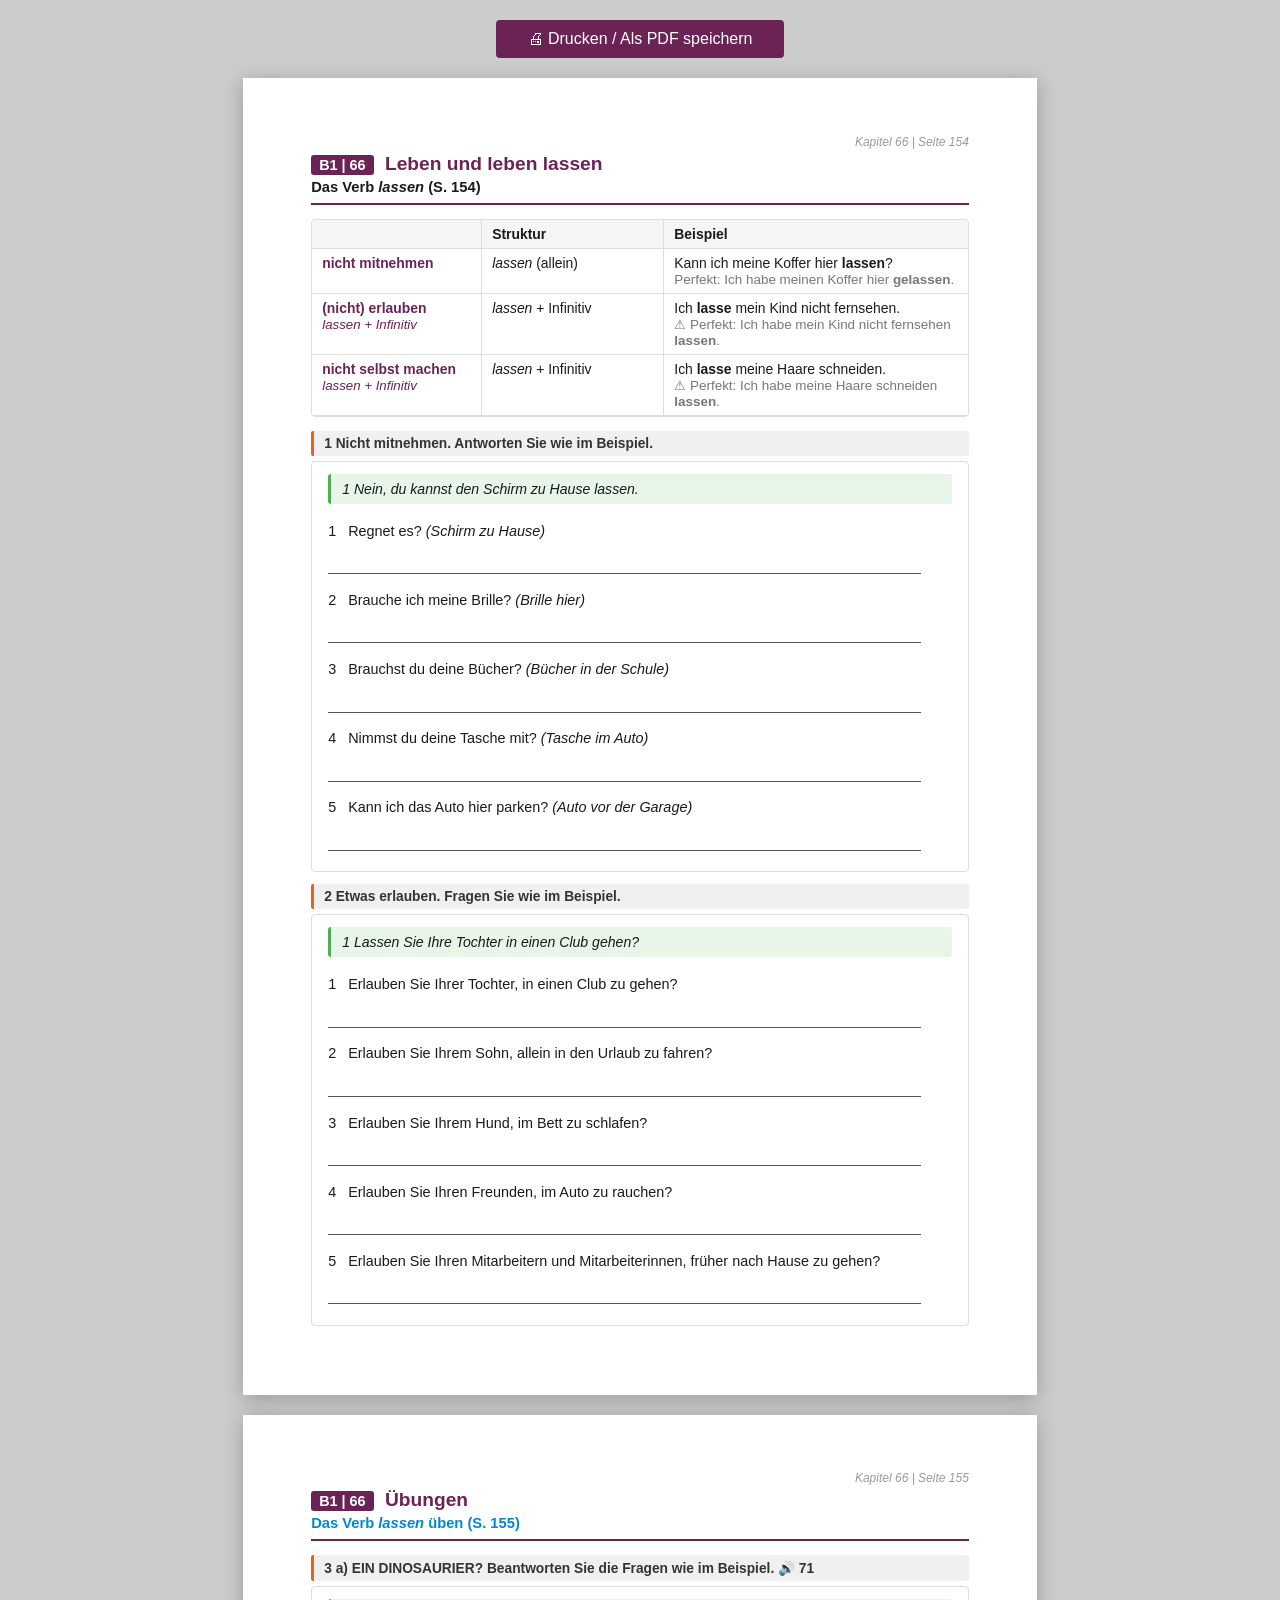
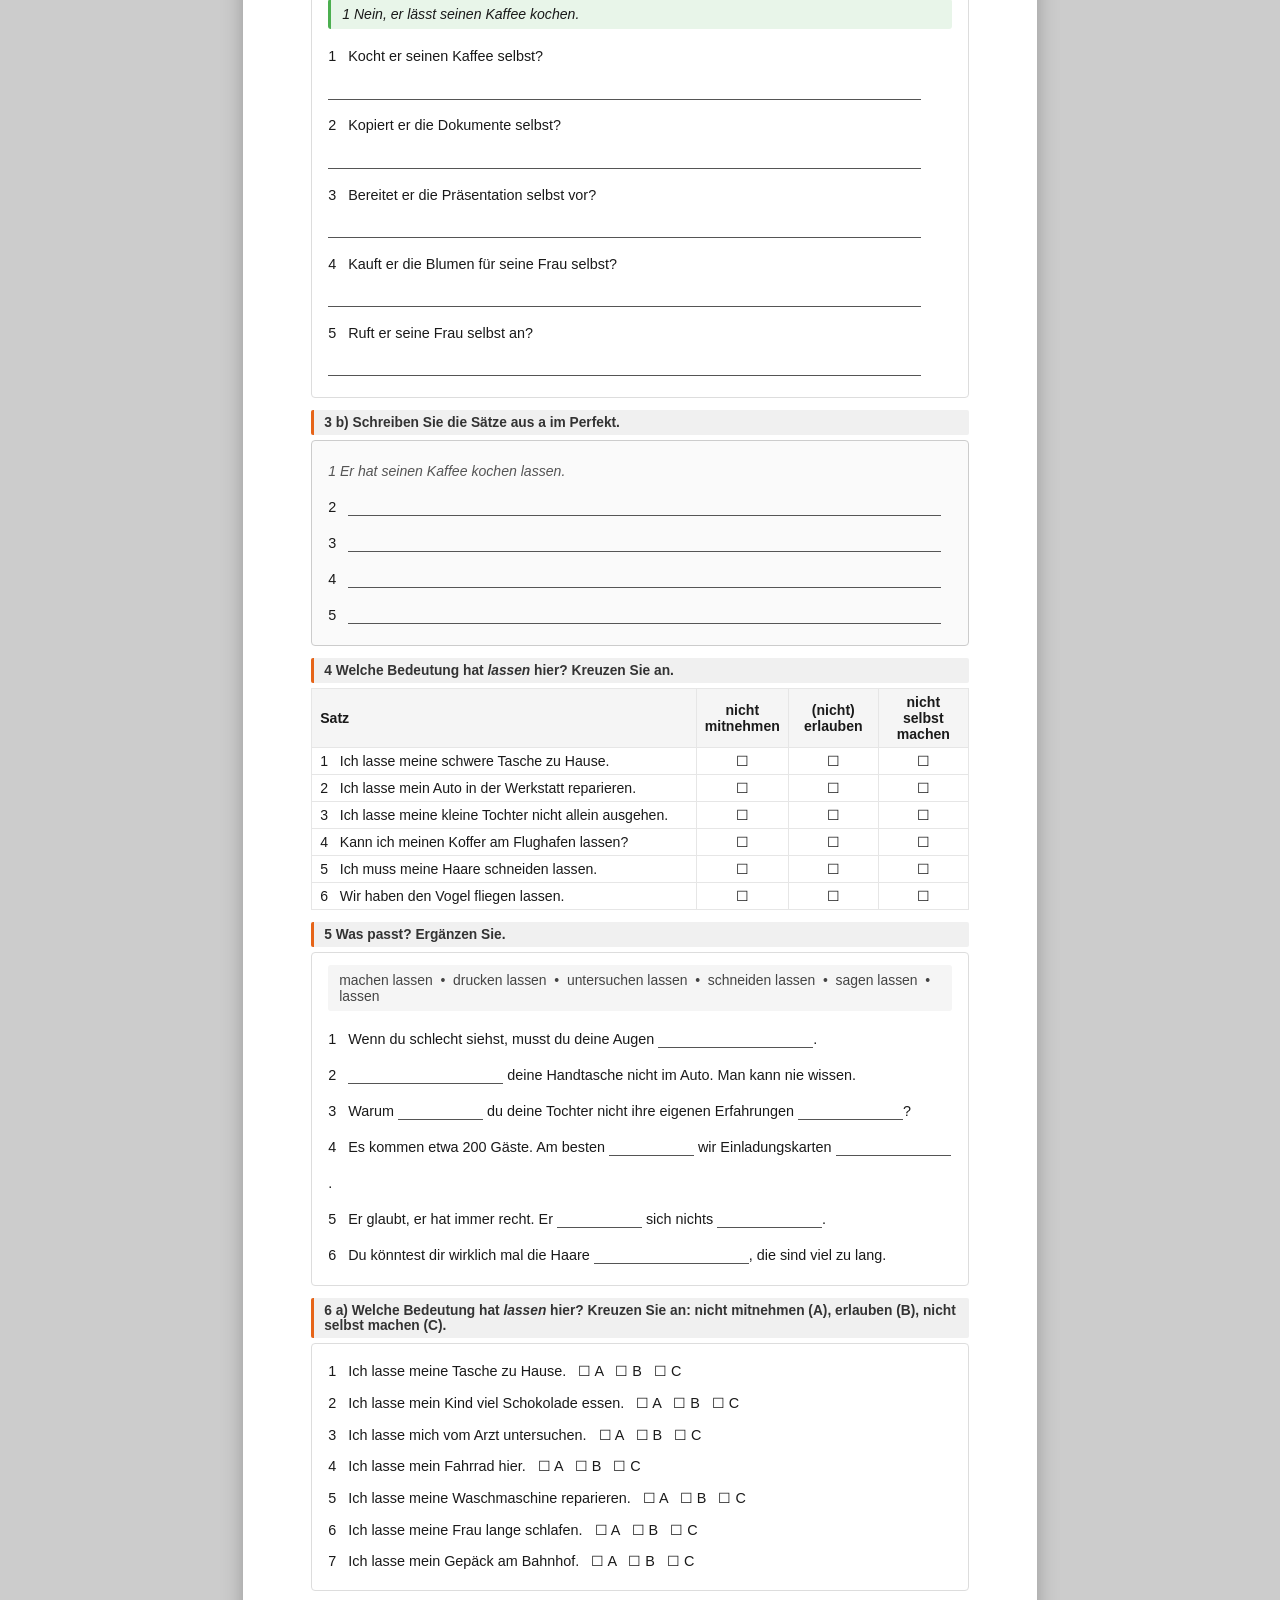
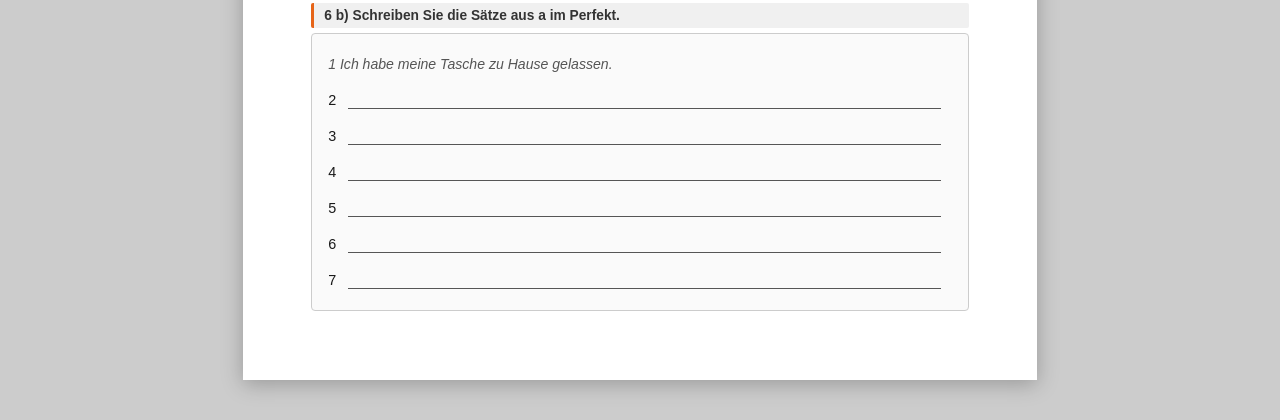
<file: print/chapter6-p154-155.html>
<!DOCTYPE html>
<html lang="de">
<head>
    <meta charset="UTF-8">
    <title>Grammatik aktiv | S. 154–155 | Kapitel 66: Das Verb lassen</title>
    <style>
        :root { --brand-plum: #6B2356; --brand-orange: #E66418; --exercise-blue: #0288D1; }
        * { box-sizing: border-box; margin: 0; padding: 0; }
        body { font-family: -apple-system, BlinkMacSystemFont, "Segoe UI", Roboto, Helvetica, Arial, sans-serif; font-size: 11pt; color: #1a1a1a; background: #fff; }
        @media print { body { background: #fff; } .page-break { page-break-after: always; break-after: page; } .no-print { display: none; } @page { size: A4; margin: 15mm 18mm; } }
        @media screen { body { background: #ccc; padding: 20px; } .sheet { background: #fff; width: 210mm; min-height: 297mm; margin: 0 auto 20px; padding: 15mm 18mm; box-shadow: 0 4px 20px rgba(0,0,0,0.25); } }
        @media print { .sheet { padding: 0; } }

        .print-bar { text-align: center; margin-bottom: 20px; }
        .print-bar button { background: var(--brand-plum); color: #fff; border: none; padding: 10px 32px; font-size: 1rem; border-radius: 4px; cursor: pointer; }
        .print-bar button:hover { background: #893370; }

        .page-label { font-size: 0.75rem; color: #999; text-align: right; margin-bottom: 4px; font-style: italic; }
        .page-header-meta { margin-bottom: 14px; border-bottom: 2px solid var(--brand-plum); padding-bottom: 8px; }
        .page-title-main { font-size: 1.2rem; font-weight: bold; color: var(--brand-plum); }
        .page-title-main span { background: var(--brand-plum); color: #fff; padding: 2px 8px; border-radius: 3px; margin-right: 6px; font-size: 0.9rem; }
        .page-subtitle { font-weight: bold; font-size: 0.92rem; margin-top: 4px; }

        .exercise-headline { font-size: 0.86rem; font-weight: bold; color: #333; margin: 10px 0 5px; padding: 5px 10px; background: #f0f0f0; border-left: 3px solid var(--brand-orange); border-radius: 2px; }
        .content-box { background: #fff; border: 1px solid #ddd; padding: 12px 16px; border-radius: 4px; font-size: 0.9rem; margin-bottom: 12px; }

        /* Grammar table */
        .grammar-table { display: grid; grid-template-columns: 1.4fr 1.5fr 2.5fr; border: 1px solid #ddd; border-radius: 4px; overflow: hidden; font-size: 0.87rem; margin-bottom: 14px; }
        .grammar-table .cell { padding: 6px 10px; border-right: 1px solid #ddd; border-bottom: 1px solid #ddd; }
        .grammar-table .cell:nth-child(3n) { border-right: none; }
        .grammar-table .header { background: #f5f5f5; font-weight: bold; }

        /* Checkbox table */
        .check-table { width: 100%; border-collapse: collapse; font-size: 0.88rem; margin-bottom: 12px; }
        .check-table th, .check-table td { border: 1px solid #e6e6e6; padding: 5px 8px; }
        .check-table th { background: #f5f5f5; text-align: center; }
        .check-table td:first-child { text-align: left; }
        .check-table td:not(:first-child) { text-align: center; width: 90px; }

        input[type="text"] { border: none; border-bottom: 1.5px solid #555; outline: none; font-size: 0.9rem; padding: 0 2px; background: transparent; font-family: inherit; }
        input[type="radio"] { margin: 0 2px; }
        @media print { input[type="text"] { border-bottom: 1px solid #333; } }
        .page-break { page-break-after: always; break-after: page; height: 0; }

        .example-box { background: #e8f5e9; border-left: 3px solid #4caf50; padding: 7px 11px; border-radius: 3px; margin-bottom: 10px; font-style: italic; font-size: 0.88rem; }
        .word-box { background: #f5f5f5; padding: 7px 11px; border-radius: 3px; margin-bottom: 10px; font-size: 0.87rem; color: #444; }
    </style>
</head>
<body>

<div class="print-bar no-print">
    <button onclick="window.print()">🖨 Drucken / Als PDF speichern</button>
</div>

<!-- ══════════════════════════════════════════
     SEITE 154 — Kapitel 66: Das Verb lassen — Grammatik
══════════════════════════════════════════ -->
<div class="sheet">
    <div class="page-label">Kapitel 66 | Seite 154</div>
    <div class="page-header-meta">
        <div class="page-title-main"><span>B1 | 66</span> Leben und leben lassen</div>
        <div class="page-subtitle">Das Verb <em>lassen</em> (S. 154)</div>
    </div>

    <div class="grammar-table">
        <div class="cell header"></div>
        <div class="cell header">Struktur</div>
        <div class="cell header">Beispiel</div>

        <div class="cell" style="font-weight:bold; color:var(--brand-plum);">nicht mitnehmen</div>
        <div class="cell"><em>lassen</em> (allein)</div>
        <div class="cell">Kann ich meine Koffer hier <strong>lassen</strong>?<br><span style="color:#777; font-size:0.84rem;">Perfekt: Ich habe meinen Koffer hier <strong>gelassen</strong>.</span></div>

        <div class="cell" style="font-weight:bold; color:var(--brand-plum);">(nicht) erlauben<br><span style="font-size:0.83rem; font-weight:normal; font-style:italic;">lassen + Infinitiv</span></div>
        <div class="cell"><em>lassen</em> + Infinitiv</div>
        <div class="cell">Ich <strong>lasse</strong> mein Kind nicht fernsehen.<br><span style="color:#777; font-size:0.84rem;">⚠ Perfekt: Ich habe mein Kind nicht fernsehen <strong>lassen</strong>.</span></div>

        <div class="cell" style="font-weight:bold; color:var(--brand-plum);">nicht selbst machen<br><span style="font-size:0.83rem; font-weight:normal; font-style:italic;">lassen + Infinitiv</span></div>
        <div class="cell"><em>lassen</em> + Infinitiv</div>
        <div class="cell">Ich <strong>lasse</strong> meine Haare schneiden.<br><span style="color:#777; font-size:0.84rem;">⚠ Perfekt: Ich habe meine Haare schneiden <strong>lassen</strong>.</span></div>
    </div>

    <div class="exercise-headline"><strong>1</strong> Nicht mitnehmen. Antworten Sie wie im Beispiel.</div>
    <div class="content-box">
        <div class="example-box">1 Nein, du kannst den Schirm zu Hause lassen.</div>
        <div style="line-height: 2.4;">
            1 &nbsp; Regnet es? <em>(Schirm zu Hause)</em><br>
            <input type="text" style="width:95%;"><br>
            2 &nbsp; Brauche ich meine Brille? <em>(Brille hier)</em><br>
            <input type="text" style="width:95%;"><br>
            3 &nbsp; Brauchst du deine Bücher? <em>(Bücher in der Schule)</em><br>
            <input type="text" style="width:95%;"><br>
            4 &nbsp; Nimmst du deine Tasche mit? <em>(Tasche im Auto)</em><br>
            <input type="text" style="width:95%;"><br>
            5 &nbsp; Kann ich das Auto hier parken? <em>(Auto vor der Garage)</em><br>
            <input type="text" style="width:95%;">
        </div>
    </div>

    <div class="exercise-headline"><strong>2</strong> Etwas erlauben. Fragen Sie wie im Beispiel.</div>
    <div class="content-box">
        <div class="example-box">1 Lassen Sie Ihre Tochter in einen Club gehen?</div>
        <div style="line-height: 2.4;">
            1 &nbsp; Erlauben Sie Ihrer Tochter, in einen Club zu gehen?<br>
            <input type="text" style="width:95%;"><br>
            2 &nbsp; Erlauben Sie Ihrem Sohn, allein in den Urlaub zu fahren?<br>
            <input type="text" style="width:95%;"><br>
            3 &nbsp; Erlauben Sie Ihrem Hund, im Bett zu schlafen?<br>
            <input type="text" style="width:95%;"><br>
            4 &nbsp; Erlauben Sie Ihren Freunden, im Auto zu rauchen?<br>
            <input type="text" style="width:95%;"><br>
            5 &nbsp; Erlauben Sie Ihren Mitarbeitern und Mitarbeiterinnen, früher nach Hause zu gehen?<br>
            <input type="text" style="width:95%;">
        </div>
    </div>
</div>

<div class="page-break"></div>

<!-- ══════════════════════════════════════════
     SEITE 155 — Kapitel 66: Übungen
══════════════════════════════════════════ -->
<div class="sheet">
    <div class="page-label">Kapitel 66 | Seite 155</div>
    <div class="page-header-meta">
        <div class="page-title-main"><span>B1 | 66</span> Übungen</div>
        <div class="page-subtitle" style="color: var(--exercise-blue);">Das Verb <em>lassen</em> üben (S. 155)</div>
    </div>

    <div class="exercise-headline"><strong>3 a)</strong> EIN DINOSAURIER? Beantworten Sie die Fragen wie im Beispiel. 🔊 71</div>
    <div class="content-box">
        <div class="example-box">1 Nein, er lässt seinen Kaffee kochen.</div>
        <div style="line-height: 2.4;">
            1 &nbsp; Kocht er seinen Kaffee selbst?<br>
            <input type="text" style="width:95%;"><br>
            2 &nbsp; Kopiert er die Dokumente selbst?<br>
            <input type="text" style="width:95%;"><br>
            3 &nbsp; Bereitet er die Präsentation selbst vor?<br>
            <input type="text" style="width:95%;"><br>
            4 &nbsp; Kauft er die Blumen für seine Frau selbst?<br>
            <input type="text" style="width:95%;"><br>
            5 &nbsp; Ruft er seine Frau selbst an?<br>
            <input type="text" style="width:95%;">
        </div>
    </div>

    <div class="exercise-headline"><strong>3 b)</strong> Schreiben Sie die Sätze aus a im Perfekt.</div>
    <div class="content-box" style="background:#fafafa; border-color:#ccc; line-height: 2.5;">
        <span style="font-style:italic; color:#555; font-size:0.88rem;">1 Er hat seinen Kaffee kochen lassen.</span><br>
        2 &nbsp; <input type="text" style="width:95%;"><br>
        3 &nbsp; <input type="text" style="width:95%;"><br>
        4 &nbsp; <input type="text" style="width:95%;"><br>
        5 &nbsp; <input type="text" style="width:95%;">
    </div>

    <div class="exercise-headline"><strong>4</strong> Welche Bedeutung hat <em>lassen</em> hier? Kreuzen Sie an.</div>
    <table class="check-table">
        <tr><th style="text-align:left;">Satz</th><th>nicht mitnehmen</th><th>(nicht) erlauben</th><th>nicht selbst machen</th></tr>
        <tr><td>1 &nbsp; Ich lasse meine schwere Tasche zu Hause.</td><td>☐</td><td>☐</td><td>☐</td></tr>
        <tr><td>2 &nbsp; Ich lasse mein Auto in der Werkstatt reparieren.</td><td>☐</td><td>☐</td><td>☐</td></tr>
        <tr><td>3 &nbsp; Ich lasse meine kleine Tochter nicht allein ausgehen.</td><td>☐</td><td>☐</td><td>☐</td></tr>
        <tr><td>4 &nbsp; Kann ich meinen Koffer am Flughafen lassen?</td><td>☐</td><td>☐</td><td>☐</td></tr>
        <tr><td>5 &nbsp; Ich muss meine Haare schneiden lassen.</td><td>☐</td><td>☐</td><td>☐</td></tr>
        <tr><td>6 &nbsp; Wir haben den Vogel fliegen lassen.</td><td>☐</td><td>☐</td><td>☐</td></tr>
    </table>

    <div class="exercise-headline"><strong>5</strong> Was passt? Ergänzen Sie.</div>
    <div class="content-box">
        <div class="word-box">machen lassen &nbsp;•&nbsp; drucken lassen &nbsp;•&nbsp; untersuchen lassen &nbsp;•&nbsp; schneiden lassen &nbsp;•&nbsp; sagen lassen &nbsp;•&nbsp; lassen</div>
        <div style="line-height: 2.5;">
            1 &nbsp; Wenn du schlecht siehst, musst du deine Augen <input type="text" style="width:155px;">.<br>
            2 &nbsp; <input type="text" style="width:155px;"> deine Handtasche nicht im Auto. Man kann nie wissen.<br>
            3 &nbsp; Warum <input type="text" style="width:85px;"> du deine Tochter nicht ihre eigenen Erfahrungen <input type="text" style="width:105px;">?<br>
            4 &nbsp; Es kommen etwa 200 Gäste. Am besten <input type="text" style="width:85px;"> wir Einladungskarten <input type="text" style="width:115px;">.<br>
            5 &nbsp; Er glaubt, er hat immer recht. Er <input type="text" style="width:85px;"> sich nichts <input type="text" style="width:105px;">.<br>
            6 &nbsp; Du könntest dir wirklich mal die Haare <input type="text" style="width:155px;">, die sind viel zu lang.
        </div>
    </div>

    <div class="exercise-headline"><strong>6 a)</strong> Welche Bedeutung hat <em>lassen</em> hier? Kreuzen Sie an: nicht mitnehmen (A), erlauben (B), nicht selbst machen (C).</div>
    <div class="content-box" style="line-height: 2.2;">
        1 &nbsp; Ich lasse meine Tasche zu Hause. &nbsp; ☐ A &nbsp; ☐ B &nbsp; ☐ C<br>
        2 &nbsp; Ich lasse mein Kind viel Schokolade essen. &nbsp; ☐ A &nbsp; ☐ B &nbsp; ☐ C<br>
        3 &nbsp; Ich lasse mich vom Arzt untersuchen. &nbsp; ☐ A &nbsp; ☐ B &nbsp; ☐ C<br>
        4 &nbsp; Ich lasse mein Fahrrad hier. &nbsp; ☐ A &nbsp; ☐ B &nbsp; ☐ C<br>
        5 &nbsp; Ich lasse meine Waschmaschine reparieren. &nbsp; ☐ A &nbsp; ☐ B &nbsp; ☐ C<br>
        6 &nbsp; Ich lasse meine Frau lange schlafen. &nbsp; ☐ A &nbsp; ☐ B &nbsp; ☐ C<br>
        7 &nbsp; Ich lasse mein Gepäck am Bahnhof. &nbsp; ☐ A &nbsp; ☐ B &nbsp; ☐ C
    </div>

    <div class="exercise-headline"><strong>6 b)</strong> Schreiben Sie die Sätze aus a im Perfekt.</div>
    <div class="content-box" style="background:#fafafa; border-color:#ccc; line-height: 2.5;">
        <span style="font-style:italic; color:#555; font-size:0.88rem;">1 Ich habe meine Tasche zu Hause gelassen.</span><br>
        2 &nbsp; <input type="text" style="width:95%;"><br>
        3 &nbsp; <input type="text" style="width:95%;"><br>
        4 &nbsp; <input type="text" style="width:95%;"><br>
        5 &nbsp; <input type="text" style="width:95%;"><br>
        6 &nbsp; <input type="text" style="width:95%;"><br>
        7 &nbsp; <input type="text" style="width:95%;">
    </div>
</div>

</body>
</html>
</file>
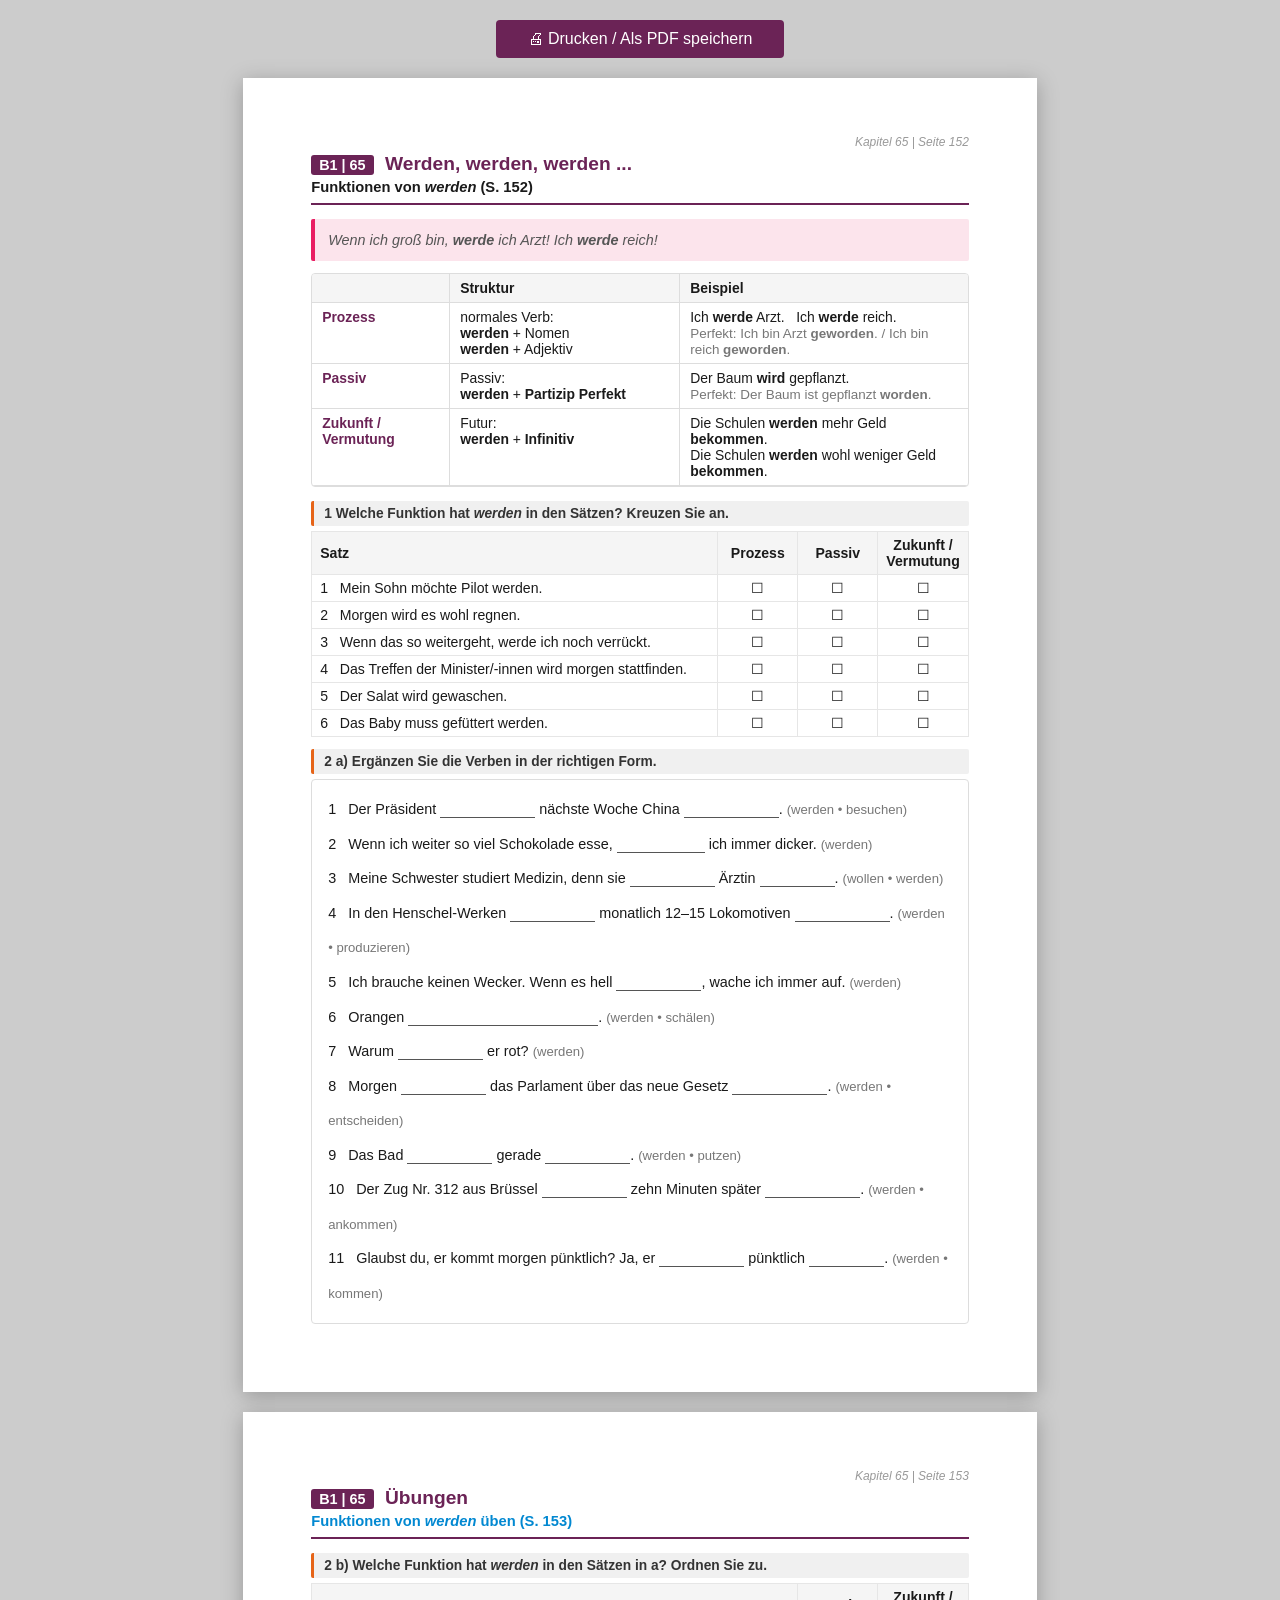
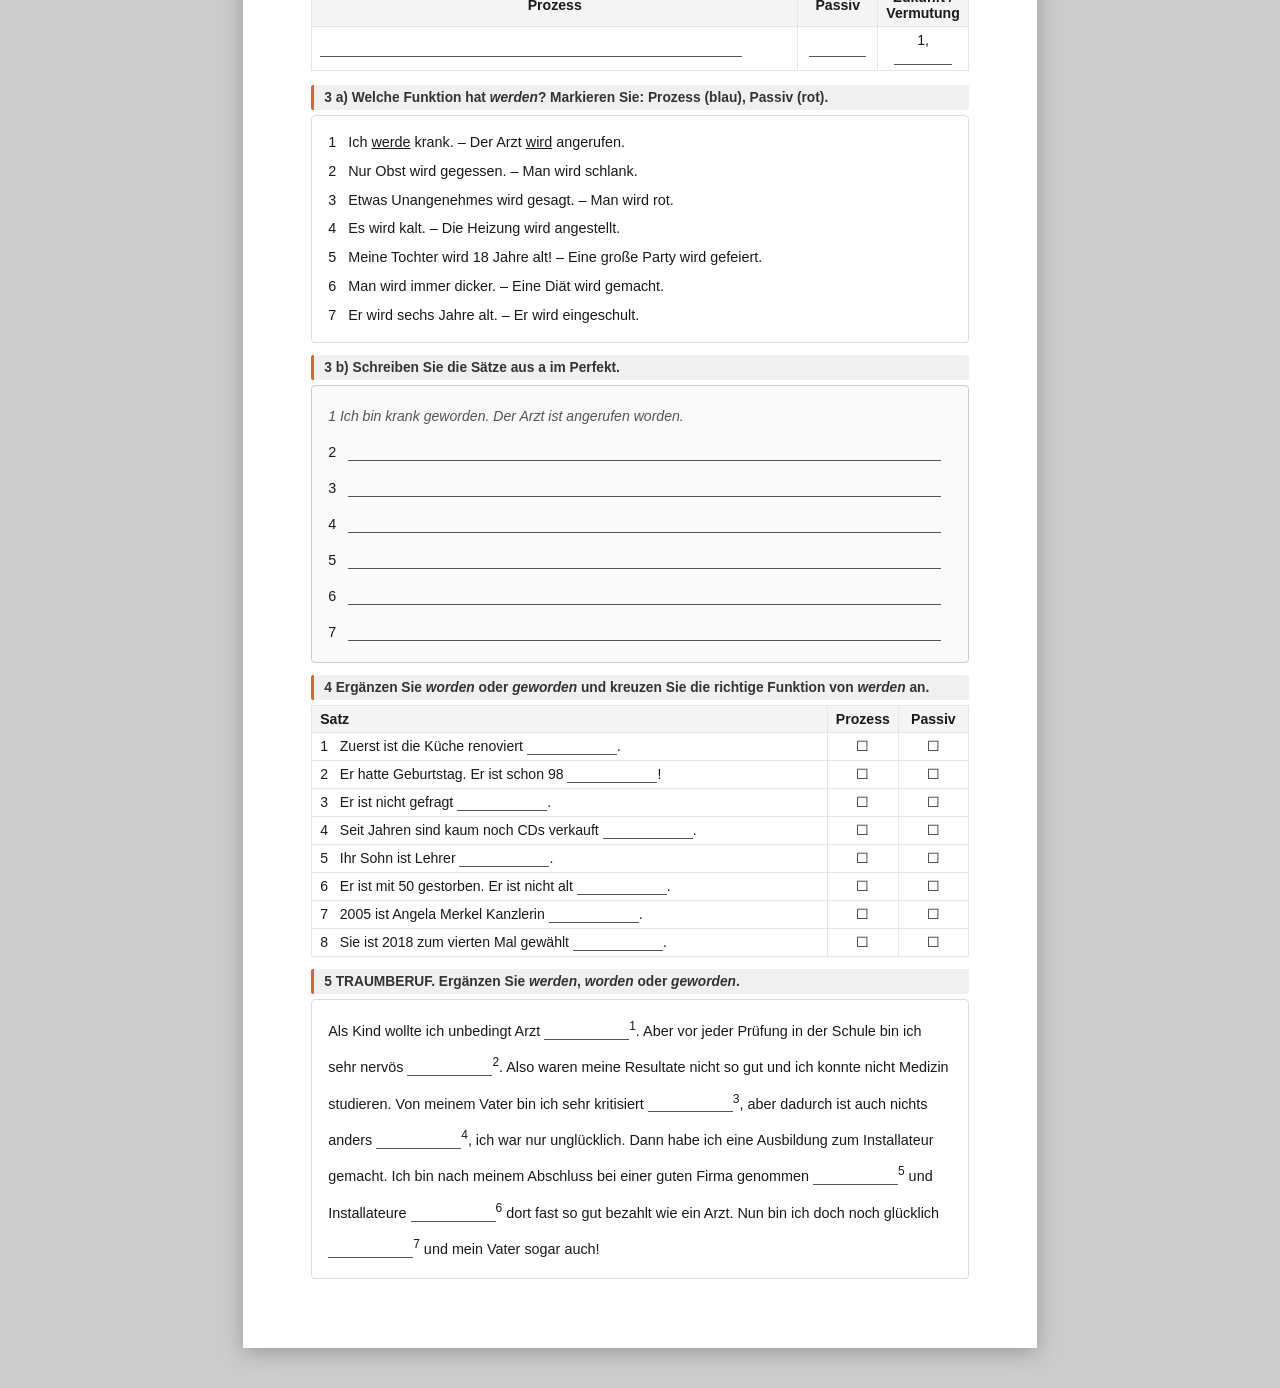
<file: print/chapter65-p152-153.html>
<!DOCTYPE html>
<html lang="de">
<head>
    <meta charset="UTF-8">
    <title>Grammatik aktiv | S. 152–153 | Kapitel 65: Funktionen von werden</title>
    <style>
        :root { --brand-plum: #6B2356; --brand-orange: #E66418; --exercise-blue: #0288D1; }
        * { box-sizing: border-box; margin: 0; padding: 0; }
        body { font-family: -apple-system, BlinkMacSystemFont, "Segoe UI", Roboto, Helvetica, Arial, sans-serif; font-size: 11pt; color: #1a1a1a; background: #fff; }
        @media print { body { background: #fff; } .page-break { page-break-after: always; break-after: page; } .no-print { display: none; } @page { size: A4; margin: 15mm 18mm; } }
        @media screen { body { background: #ccc; padding: 20px; } .sheet { background: #fff; width: 210mm; min-height: 297mm; margin: 0 auto 20px; padding: 15mm 18mm; box-shadow: 0 4px 20px rgba(0,0,0,0.25); } }
        @media print { .sheet { padding: 0; } }

        .print-bar { text-align: center; margin-bottom: 20px; }
        .print-bar button { background: var(--brand-plum); color: #fff; border: none; padding: 10px 32px; font-size: 1rem; border-radius: 4px; cursor: pointer; }
        .print-bar button:hover { background: #893370; }

        .page-label { font-size: 0.75rem; color: #999; text-align: right; margin-bottom: 4px; font-style: italic; }
        .page-header-meta { margin-bottom: 14px; border-bottom: 2px solid var(--brand-plum); padding-bottom: 8px; }
        .page-title-main { font-size: 1.2rem; font-weight: bold; color: var(--brand-plum); }
        .page-title-main span { background: var(--brand-plum); color: #fff; padding: 2px 8px; border-radius: 3px; margin-right: 6px; font-size: 0.9rem; }
        .page-subtitle { font-weight: bold; font-size: 0.92rem; margin-top: 4px; }

        .exercise-headline { font-size: 0.86rem; font-weight: bold; color: #333; margin: 10px 0 5px; padding: 5px 10px; background: #f0f0f0; border-left: 3px solid var(--brand-orange); border-radius: 2px; }
        .content-box { background: #fff; border: 1px solid #ddd; padding: 12px 16px; border-radius: 4px; font-size: 0.9rem; margin-bottom: 12px; }

        /* Grammar table */
        .grammar-table { display: grid; grid-template-columns: 1.2fr 2fr 2.5fr; border: 1px solid #ddd; border-radius: 4px; overflow: hidden; font-size: 0.87rem; margin-bottom: 14px; }
        .grammar-table .cell { padding: 6px 10px; border-right: 1px solid #ddd; border-bottom: 1px solid #ddd; vertical-align: top; }
        .grammar-table .cell:nth-child(3n) { border-right: none; }
        .grammar-table .header { background: #f5f5f5; font-weight: bold; }

        /* Checkbox table */
        .check-table { width: 100%; border-collapse: collapse; font-size: 0.88rem; margin-bottom: 12px; }
        .check-table th, .check-table td { border: 1px solid #e6e6e6; padding: 5px 8px; }
        .check-table th { background: #f5f5f5; text-align: center; }
        .check-table td:first-child { text-align: left; }
        .check-table td:not(:first-child) { text-align: center; width: 80px; }

        /* Worden/geworden table */
        .worden-table { width: 100%; border-collapse: collapse; font-size: 0.88rem; margin-bottom: 12px; }
        .worden-table th, .worden-table td { border: 1px solid #e6e6e6; padding: 5px 8px; }
        .worden-table th { background: #f5f5f5; text-align: center; }
        .worden-table td:first-child { text-align: left; }
        .worden-table td:not(:first-child) { text-align: center; width: 70px; }

        input[type="text"] { border: none; border-bottom: 1.5px solid #555; outline: none; font-size: 0.9rem; padding: 0 2px; background: transparent; font-family: inherit; }
        input[type="checkbox"] { width: 14px; height: 14px; }
        @media print { input[type="text"] { border-bottom: 1px solid #333; } }
        .page-break { page-break-after: always; break-after: page; height: 0; }

        .story-intro { background: #fce4ec; border-left: 4px solid #e91e63; padding: 9px 13px; margin-bottom: 12px; font-size: 0.9rem; line-height: 1.7; font-style: italic; color: #555; border-radius: 2px; }
        .example-box { background: #e8f5e9; border-left: 3px solid #4caf50; padding: 7px 11px; border-radius: 3px; margin-bottom: 10px; font-style: italic; font-size: 0.88rem; }
        .word-box { background: #f5f5f5; padding: 7px 11px; border-radius: 3px; margin-bottom: 10px; font-size: 0.87rem; color: #444; }
    </style>
</head>
<body>

<div class="print-bar no-print">
    <button onclick="window.print()">🖨 Drucken / Als PDF speichern</button>
</div>

<!-- ══════════════════════════════════════════
     SEITE 152 — Kapitel 65: Funktionen von werden — Grammatik
══════════════════════════════════════════ -->
<div class="sheet">
    <div class="page-label">Kapitel 65 | Seite 152</div>
    <div class="page-header-meta">
        <div class="page-title-main"><span>B1 | 65</span> Werden, werden, werden ...</div>
        <div class="page-subtitle">Funktionen von <em>werden</em> (S. 152)</div>
    </div>

    <div class="story-intro">
        Wenn ich groß bin, <strong>werde</strong> ich Arzt! Ich <strong>werde</strong> reich!
    </div>

    <div class="grammar-table">
        <div class="cell header"></div>
        <div class="cell header">Struktur</div>
        <div class="cell header">Beispiel</div>

        <div class="cell" style="font-weight:bold; color:var(--brand-plum);">Prozess</div>
        <div class="cell">normales Verb:<br><strong>werden</strong> + Nomen<br><strong>werden</strong> + Adjektiv</div>
        <div class="cell">Ich <strong>werde</strong> Arzt. &nbsp; Ich <strong>werde</strong> reich.<br><span style="color:#777; font-size:0.84rem;">Perfekt: Ich bin Arzt <strong>geworden</strong>. / Ich bin reich <strong>geworden</strong>.</span></div>

        <div class="cell" style="font-weight:bold; color:var(--brand-plum);">Passiv</div>
        <div class="cell">Passiv:<br><strong>werden</strong> + <strong>Partizip Perfekt</strong></div>
        <div class="cell">Der Baum <strong>wird</strong> gepflanzt.<br><span style="color:#777; font-size:0.84rem;">Perfekt: Der Baum ist gepflanzt <strong>worden</strong>.</span></div>

        <div class="cell" style="font-weight:bold; color:var(--brand-plum);">Zukunft /<br>Vermutung</div>
        <div class="cell">Futur:<br><strong>werden</strong> + <strong>Infinitiv</strong></div>
        <div class="cell">Die Schulen <strong>werden</strong> mehr Geld <strong>bekommen</strong>.<br>Die Schulen <strong>werden</strong> wohl weniger Geld <strong>bekommen</strong>.</div>
    </div>

    <div class="exercise-headline"><strong>1</strong> Welche Funktion hat <em>werden</em> in den Sätzen? Kreuzen Sie an.</div>
    <table class="check-table">
        <tr><th style="text-align:left;">Satz</th><th>Prozess</th><th>Passiv</th><th>Zukunft / Vermutung</th></tr>
        <tr><td>1 &nbsp; Mein Sohn möchte Pilot werden.</td><td>☐</td><td>☐</td><td>☐</td></tr>
        <tr><td>2 &nbsp; Morgen wird es wohl regnen.</td><td>☐</td><td>☐</td><td>☐</td></tr>
        <tr><td>3 &nbsp; Wenn das so weitergeht, werde ich noch verrückt.</td><td>☐</td><td>☐</td><td>☐</td></tr>
        <tr><td>4 &nbsp; Das Treffen der Minister/-innen wird morgen stattfinden.</td><td>☐</td><td>☐</td><td>☐</td></tr>
        <tr><td>5 &nbsp; Der Salat wird gewaschen.</td><td>☐</td><td>☐</td><td>☐</td></tr>
        <tr><td>6 &nbsp; Das Baby muss gefüttert werden.</td><td>☐</td><td>☐</td><td>☐</td></tr>
    </table>

    <div class="exercise-headline"><strong>2 a)</strong> Ergänzen Sie die Verben in der richtigen Form.</div>
    <div class="content-box" style="line-height: 2.4;">
        1 &nbsp; Der Präsident <input type="text" style="width:95px;"> nächste Woche China <input type="text" style="width:95px;">. <span style="color:#777; font-size:0.82rem;">(werden • besuchen)</span><br>
        2 &nbsp; Wenn ich weiter so viel Schokolade esse, <input type="text" style="width:88px;"> ich immer dicker. <span style="color:#777; font-size:0.82rem;">(werden)</span><br>
        3 &nbsp; Meine Schwester studiert Medizin, denn sie <input type="text" style="width:85px;"> Ärztin <input type="text" style="width:75px;">. <span style="color:#777; font-size:0.82rem;">(wollen • werden)</span><br>
        4 &nbsp; In den Henschel-Werken <input type="text" style="width:85px;"> monatlich 12–15 Lokomotiven <input type="text" style="width:95px;">. <span style="color:#777; font-size:0.82rem;">(werden • produzieren)</span><br>
        5 &nbsp; Ich brauche keinen Wecker. Wenn es hell <input type="text" style="width:85px;">, wache ich immer auf. <span style="color:#777; font-size:0.82rem;">(werden)</span><br>
        6 &nbsp; Orangen <input type="text" style="width:190px;">. <span style="color:#777; font-size:0.82rem;">(werden • schälen)</span><br>
        7 &nbsp; Warum <input type="text" style="width:85px;"> er rot? <span style="color:#777; font-size:0.82rem;">(werden)</span><br>
        8 &nbsp; Morgen <input type="text" style="width:85px;"> das Parlament über das neue Gesetz <input type="text" style="width:95px;">. <span style="color:#777; font-size:0.82rem;">(werden • entscheiden)</span><br>
        9 &nbsp; Das Bad <input type="text" style="width:85px;"> gerade <input type="text" style="width:85px;">. <span style="color:#777; font-size:0.82rem;">(werden • putzen)</span><br>
        10 &nbsp; Der Zug Nr. 312 aus Brüssel <input type="text" style="width:85px;"> zehn Minuten später <input type="text" style="width:95px;">. <span style="color:#777; font-size:0.82rem;">(werden • ankommen)</span><br>
        11 &nbsp; Glaubst du, er kommt morgen pünktlich? Ja, er <input type="text" style="width:85px;"> pünktlich <input type="text" style="width:75px;">. <span style="color:#777; font-size:0.82rem;">(werden • kommen)</span>
    </div>
</div>

<div class="page-break"></div>

<!-- ══════════════════════════════════════════
     SEITE 153 — Kapitel 65: Übungen
══════════════════════════════════════════ -->
<div class="sheet">
    <div class="page-label">Kapitel 65 | Seite 153</div>
    <div class="page-header-meta">
        <div class="page-title-main"><span>B1 | 65</span> Übungen</div>
        <div class="page-subtitle" style="color: var(--exercise-blue);">Funktionen von <em>werden</em> üben (S. 153)</div>
    </div>

    <div class="exercise-headline"><strong>2 b)</strong> Welche Funktion hat <em>werden</em> in den Sätzen in a? Ordnen Sie zu.</div>
    <table class="check-table" style="margin-bottom:14px;">
        <tr><th>Prozess</th><th>Passiv</th><th>Zukunft / Vermutung</th></tr>
        <tr>
            <td style="height:32px;"><input type="text" style="width:90%;"></td>
            <td style="height:32px;"><input type="text" style="width:90%;"></td>
            <td style="height:32px;">1, <input type="text" style="width:80%;"></td>
        </tr>
    </table>

    <div class="exercise-headline"><strong>3 a)</strong> Welche Funktion hat <em>werden</em>? Markieren Sie: Prozess (blau), Passiv (rot).</div>
    <div class="content-box" style="line-height: 2.0;">
        1 &nbsp; Ich <u>werde</u> krank. – Der Arzt <u>wird</u> angerufen.<br>
        2 &nbsp; Nur Obst wird gegessen. – Man wird schlank.<br>
        3 &nbsp; Etwas Unangenehmes wird gesagt. – Man wird rot.<br>
        4 &nbsp; Es wird kalt. – Die Heizung wird angestellt.<br>
        5 &nbsp; Meine Tochter wird 18 Jahre alt! – Eine große Party wird gefeiert.<br>
        6 &nbsp; Man wird immer dicker. – Eine Diät wird gemacht.<br>
        7 &nbsp; Er wird sechs Jahre alt. – Er wird eingeschult.
    </div>

    <div class="exercise-headline"><strong>3 b)</strong> Schreiben Sie die Sätze aus a im Perfekt.</div>
    <div class="content-box" style="background:#fafafa; border-color:#ccc; line-height:2.5;">
        <span style="font-style:italic; color:#555; font-size:0.88rem;">1 Ich bin krank geworden. Der Arzt ist angerufen worden.</span><br>
        2 &nbsp; <input type="text" style="width:95%;"><br>
        3 &nbsp; <input type="text" style="width:95%;"><br>
        4 &nbsp; <input type="text" style="width:95%;"><br>
        5 &nbsp; <input type="text" style="width:95%;"><br>
        6 &nbsp; <input type="text" style="width:95%;"><br>
        7 &nbsp; <input type="text" style="width:95%;">
    </div>

    <div class="exercise-headline"><strong>4</strong> Ergänzen Sie <em>worden</em> oder <em>geworden</em> und kreuzen Sie die richtige Funktion von <em>werden</em> an.</div>
    <table class="worden-table">
        <tr><th style="text-align:left;">Satz</th><th>Prozess</th><th>Passiv</th></tr>
        <tr><td>1 &nbsp; Zuerst ist die Küche renoviert <input type="text" style="width:90px;">.</td><td>☐</td><td>☐</td></tr>
        <tr><td>2 &nbsp; Er hatte Geburtstag. Er ist schon 98 <input type="text" style="width:90px;">!</td><td>☐</td><td>☐</td></tr>
        <tr><td>3 &nbsp; Er ist nicht gefragt <input type="text" style="width:90px;">.</td><td>☐</td><td>☐</td></tr>
        <tr><td>4 &nbsp; Seit Jahren sind kaum noch CDs verkauft <input type="text" style="width:90px;">.</td><td>☐</td><td>☐</td></tr>
        <tr><td>5 &nbsp; Ihr Sohn ist Lehrer <input type="text" style="width:90px;">.</td><td>☐</td><td>☐</td></tr>
        <tr><td>6 &nbsp; Er ist mit 50 gestorben. Er ist nicht alt <input type="text" style="width:90px;">.</td><td>☐</td><td>☐</td></tr>
        <tr><td>7 &nbsp; 2005 ist Angela Merkel Kanzlerin <input type="text" style="width:90px;">.</td><td>☐</td><td>☐</td></tr>
        <tr><td>8 &nbsp; Sie ist 2018 zum vierten Mal gewählt <input type="text" style="width:90px;">.</td><td>☐</td><td>☐</td></tr>
    </table>

    <div class="exercise-headline"><strong>5</strong> TRAUMBERUF. Ergänzen Sie <em>werden</em>, <em>worden</em> oder <em>geworden</em>.</div>
    <div class="content-box" style="line-height: 2.4;">
        Als Kind wollte ich unbedingt Arzt <input type="text" style="width:85px;"><sup>1</sup>. Aber vor jeder Prüfung in der Schule bin ich sehr nervös <input type="text" style="width:85px;"><sup>2</sup>. Also waren meine Resultate nicht so gut und ich konnte nicht Medizin studieren. Von meinem Vater bin ich sehr kritisiert <input type="text" style="width:85px;"><sup>3</sup>, aber dadurch ist auch nichts anders <input type="text" style="width:85px;"><sup>4</sup>, ich war nur unglücklich. Dann habe ich eine Ausbildung zum Installateur gemacht. Ich bin nach meinem Abschluss bei einer guten Firma genommen <input type="text" style="width:85px;"><sup>5</sup> und Installateure <input type="text" style="width:85px;"><sup>6</sup> dort fast so gut bezahlt wie ein Arzt. Nun bin ich doch noch glücklich <input type="text" style="width:85px;"><sup>7</sup> und mein Vater sogar auch!
    </div>
</div>

</body>
</html>
</file>
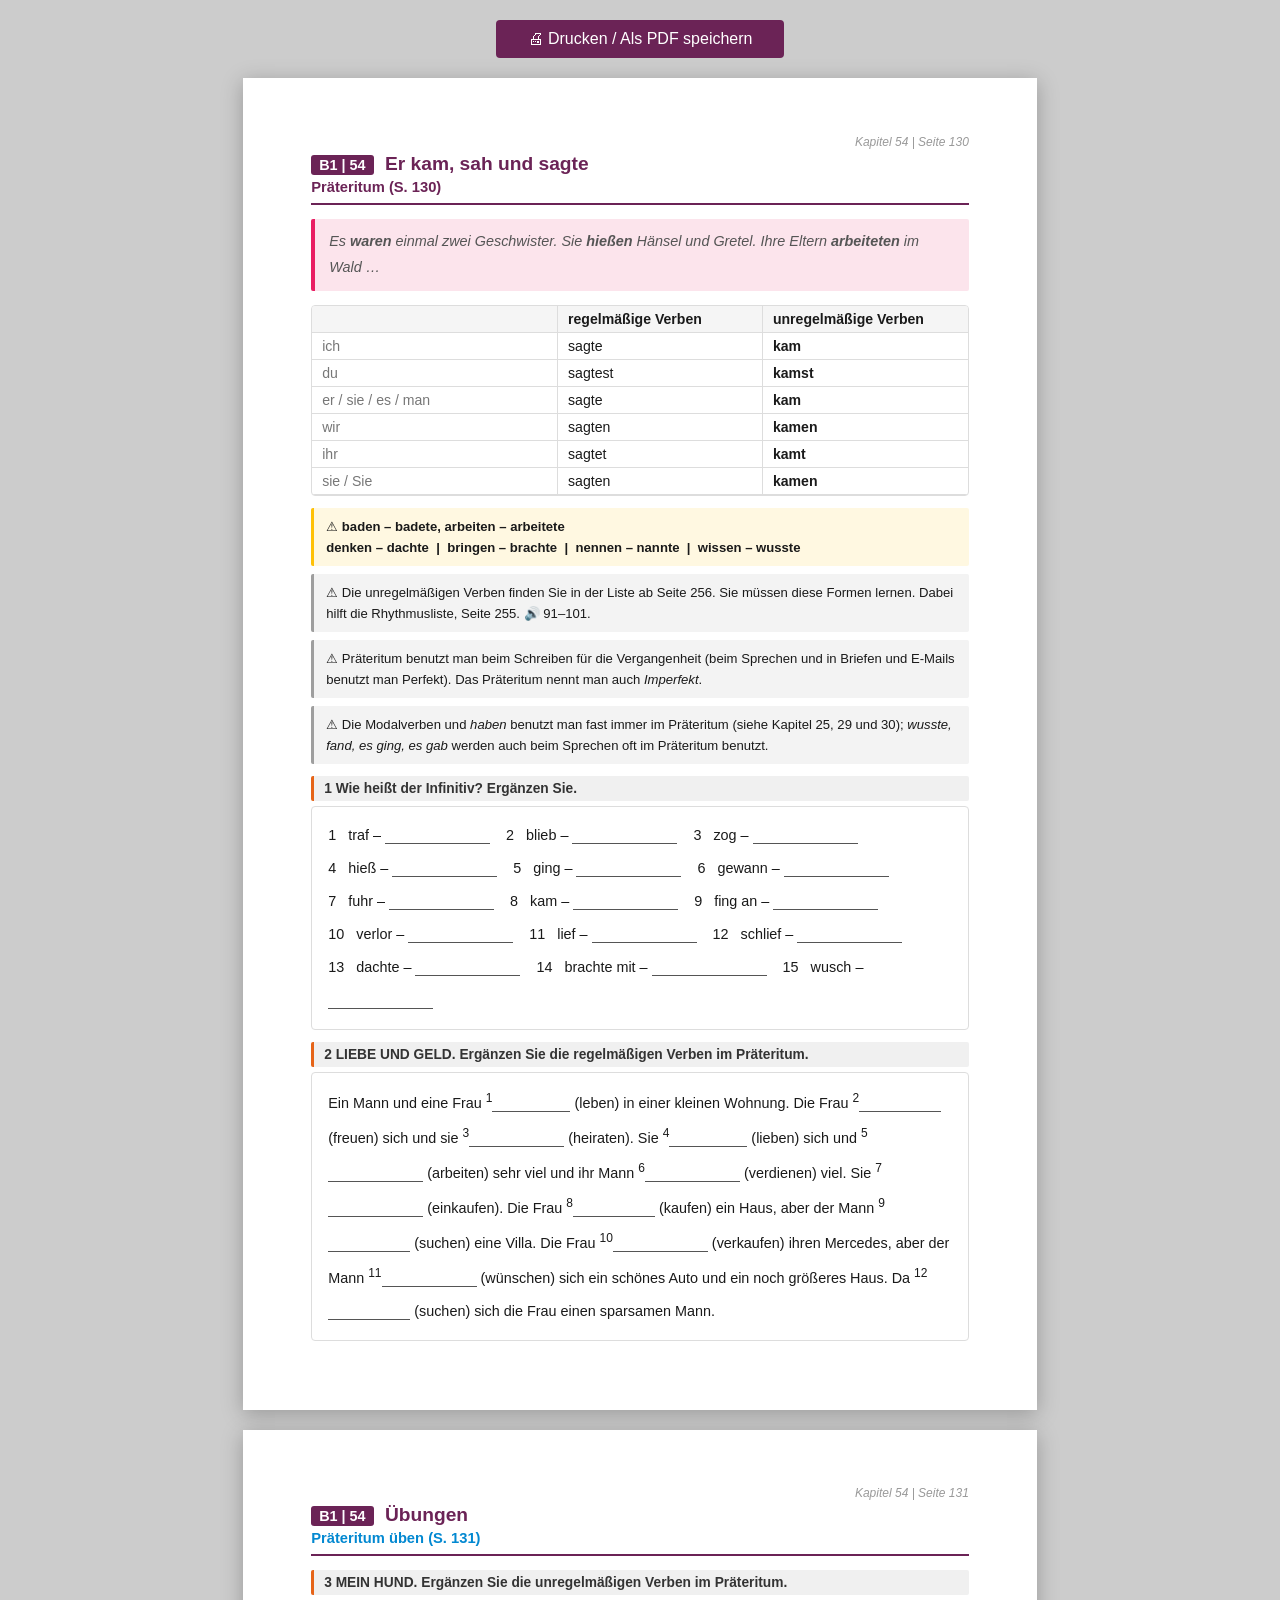
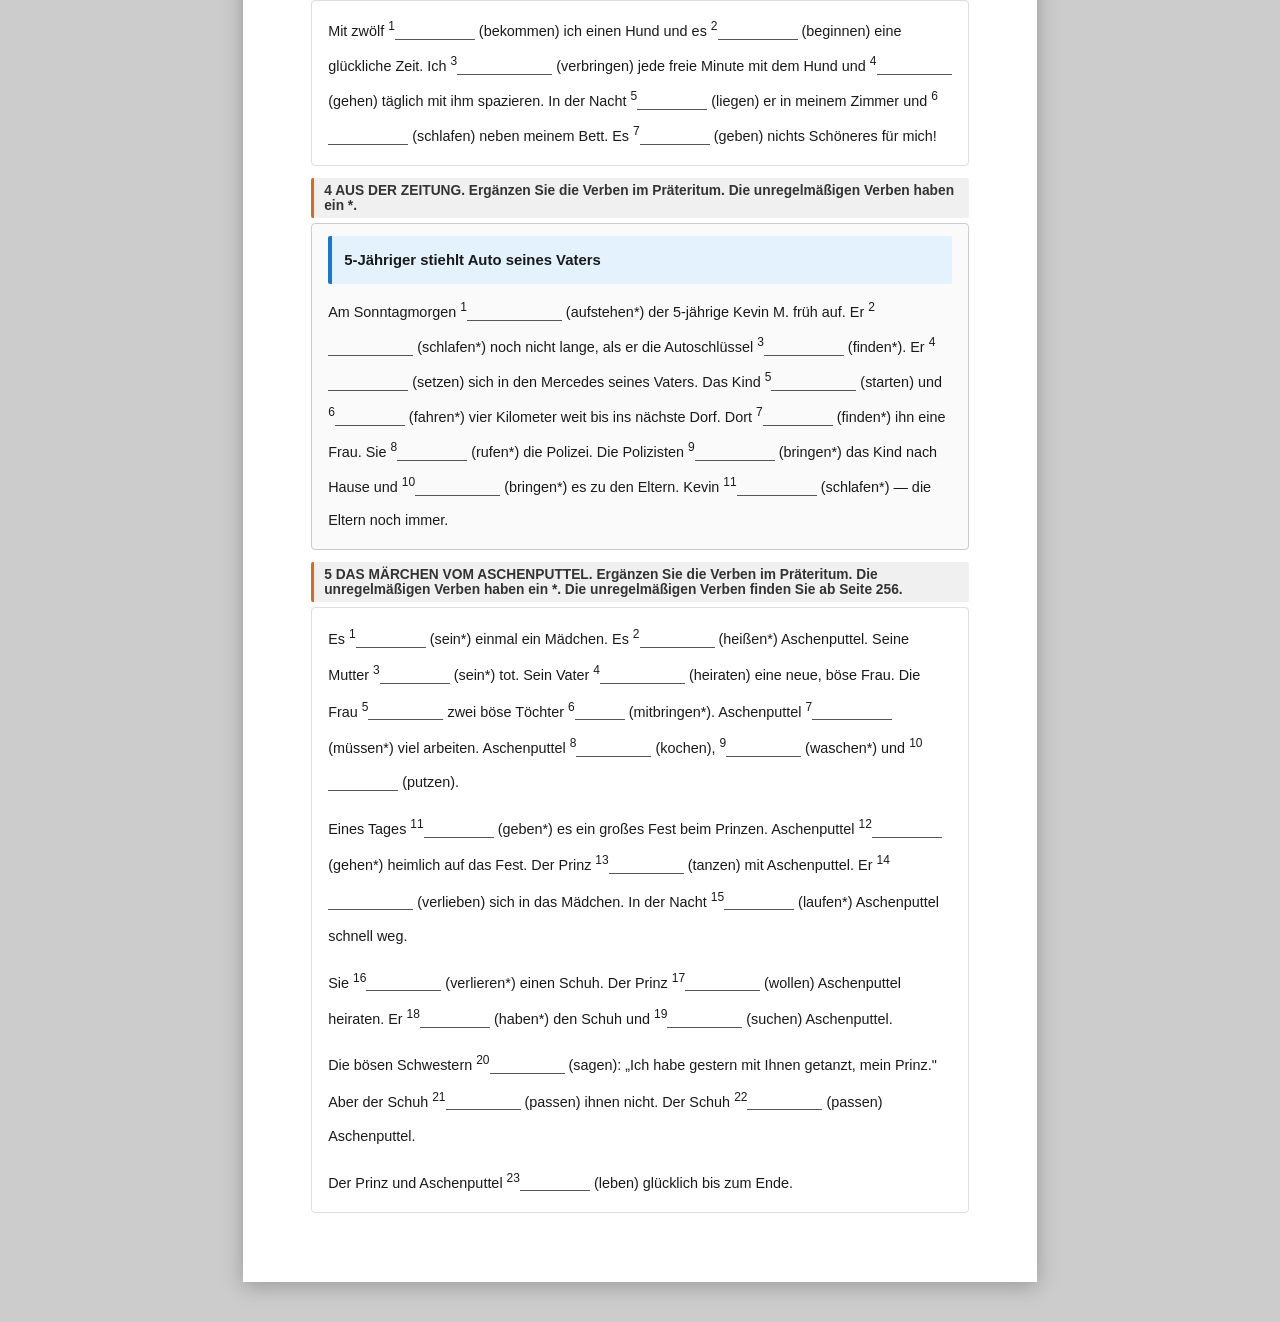
<file: print/p130-131.html>
<!DOCTYPE html>
<html lang="de">
<head>
    <meta charset="UTF-8">
    <title>Grammatik aktiv | S. 130–131 | Kapitel 54: Präteritum</title>
    <style>
        :root {
            --brand-plum: #6B2356;
            --brand-orange: #E66418;
            --exercise-blue: #0288D1;
        }
        * { box-sizing: border-box; margin: 0; padding: 0; }
        body {
            font-family: -apple-system, BlinkMacSystemFont, "Segoe UI", Roboto, Helvetica, Arial, sans-serif;
            font-size: 11pt;
            color: #1a1a1a;
            background: #fff;
        }
        @media print {
            body { background: #fff; }
            .page-break { page-break-after: always; break-after: page; }
            .no-print { display: none; }
            @page { size: A4; margin: 15mm 18mm; }
        }
        @media screen {
            body { background: #ccc; padding: 20px; }
            .sheet { background: #fff; width: 210mm; min-height: 297mm; margin: 0 auto 20px; padding: 15mm 18mm; box-shadow: 0 4px 20px rgba(0,0,0,0.25); }
        }
        @media print { .sheet { padding: 0; } }

        .print-bar { text-align: center; margin-bottom: 20px; }
        .print-bar button { background: var(--brand-plum); color: #fff; border: none; padding: 10px 32px; font-size: 1rem; border-radius: 4px; cursor: pointer; }
        .print-bar button:hover { background: #893370; }

        .page-label { font-size: 0.75rem; color: #999; text-align: right; margin-bottom: 4px; font-style: italic; }
        .page-header-meta { margin-bottom: 14px; border-bottom: 2px solid var(--brand-plum); padding-bottom: 8px; }
        .page-title-main { font-size: 1.2rem; font-weight: bold; color: var(--brand-plum); }
        .page-title-main span { background: var(--brand-plum); color: #fff; padding: 2px 8px; border-radius: 3px; margin-right: 6px; font-size: 0.9rem; }
        .page-subtitle { font-weight: bold; font-size: 0.92rem; color: var(--brand-plum); margin-top: 4px; }

        .exercise-headline { font-size: 0.86rem; font-weight: bold; color: #333; margin: 12px 0 5px; padding: 5px 10px; background: #f0f0f0; border-left: 3px solid var(--brand-orange); border-radius: 2px; }
        .content-box { background: #fff; border: 1px solid #ddd; padding: 12px 16px; border-radius: 4px; line-height: 2.3; font-size: 0.9rem; margin-bottom: 12px; }

        .note-box { background: #f3f3f3; border-left: 3px solid #9e9e9e; padding: 8px 12px; font-size: 0.82rem; line-height: 1.6; margin-bottom: 8px; border-radius: 2px; }
        .note-warn { background: #fff8e1; border-left: 3px solid #ffc107; }

        /* Conjugation table */
        .conj-table { display: grid; grid-template-columns: 1.8fr 1.5fr 1.5fr; border: 1px solid #ddd; border-radius: 4px; overflow: hidden; font-size: 0.88rem; margin-bottom: 12px; }
        .conj-table .cell { padding: 5px 10px; border-right: 1px solid #ddd; border-bottom: 1px solid #ddd; }
        .conj-table .cell:nth-child(3n) { border-right: none; }
        .conj-table .header { background: #f5f5f5; font-weight: bold; }

        /* Märchen intro */
        .story-intro { background: #fce4ec; border-left: 4px solid #e91e63; padding: 10px 14px; margin-bottom: 14px; font-size: 0.9rem; line-height: 1.8; font-style: italic; color: #555; border-radius: 2px; }

        /* Inline blanks */
        input[type="text"] { border: none; border-bottom: 1.5px solid #555; outline: none; font-size: 0.9rem; padding: 0 2px; background: transparent; font-family: inherit; }
        @media print { input[type="text"] { border-bottom: 1px solid #333; } }

        .page-break { page-break-after: always; break-after: page; height: 0; }

        /* Newspaper headline */
        .newspaper-headline { background: #e3f2fd; border-left: 4px solid #1976d2; padding: 7px 12px; font-weight: bold; font-size: 0.93rem; margin-bottom: 10px; border-radius: 2px; }
    </style>
</head>
<body>

<div class="print-bar no-print">
    <button onclick="window.print()">🖨 Drucken / Als PDF speichern</button>
</div>

<!-- ══════════════════════════════════════════
     SEITE 130 — Kapitel 54: Präteritum Grammatik
══════════════════════════════════════════ -->
<div class="sheet">
    <div class="page-label">Kapitel 54 | Seite 130</div>
    <div class="page-header-meta">
        <div class="page-title-main"><span>B1 | 54</span> Er kam, sah und sagte</div>
        <div class="page-subtitle">Präteritum (S. 130)</div>
    </div>

    <div class="story-intro">
        Es <strong>waren</strong> einmal zwei Geschwister. Sie <strong>hießen</strong> Hänsel und Gretel. Ihre Eltern <strong>arbeiteten</strong> im Wald …
    </div>

    <div class="conj-table">
        <div class="cell header"></div>
        <div class="cell header">regelmäßige Verben</div>
        <div class="cell header">unregelmäßige Verben</div>

        <div class="cell" style="color:#777;">ich</div>
        <div class="cell">sagte</div>
        <div class="cell"><strong>kam</strong></div>

        <div class="cell" style="color:#777;">du</div>
        <div class="cell">sagtest</div>
        <div class="cell"><strong>kamst</strong></div>

        <div class="cell" style="color:#777;">er / sie / es / man</div>
        <div class="cell">sagte</div>
        <div class="cell"><strong>kam</strong></div>

        <div class="cell" style="color:#777;">wir</div>
        <div class="cell">sagten</div>
        <div class="cell"><strong>kamen</strong></div>

        <div class="cell" style="color:#777;">ihr</div>
        <div class="cell">sagtet</div>
        <div class="cell"><strong>kamt</strong></div>

        <div class="cell" style="color:#777;">sie / Sie</div>
        <div class="cell">sagten</div>
        <div class="cell"><strong>kamen</strong></div>
    </div>

    <div class="note-box note-warn">
        ⚠ <strong>baden – badete, arbeiten – arbeitete</strong><br>
        <strong>denken – dachte &nbsp;|&nbsp; bringen – brachte &nbsp;|&nbsp; nennen – nannte &nbsp;|&nbsp; wissen – wusste</strong>
    </div>
    <div class="note-box">
        ⚠ Die unregelmäßigen Verben finden Sie in der Liste ab Seite 256. Sie müssen diese Formen lernen. Dabei hilft die Rhythmusliste, Seite 255. 🔊 91–101.
    </div>
    <div class="note-box">
        ⚠ Präteritum benutzt man beim Schreiben für die Vergangenheit (beim Sprechen und in Briefen und E-Mails benutzt man Perfekt). Das Präteritum nennt man auch <em>Imperfekt</em>.
    </div>
    <div class="note-box">
        ⚠ Die Modalverben und <em>haben</em> benutzt man fast immer im Präteritum (siehe Kapitel 25, 29 und 30); <em>wusste, fand, es ging, es gab</em> werden auch beim Sprechen oft im Präteritum benutzt.
    </div>

    <div class="exercise-headline"><strong>1</strong> Wie heißt der Infinitiv? Ergänzen Sie.</div>
    <div class="content-box">
        1 &nbsp; traf – <input type="text" style="width:105px;"> &nbsp;&nbsp;
        2 &nbsp; blieb – <input type="text" style="width:105px;"> &nbsp;&nbsp;
        3 &nbsp; zog – <input type="text" style="width:105px;"><br>
        4 &nbsp; hieß – <input type="text" style="width:105px;"> &nbsp;&nbsp;
        5 &nbsp; ging – <input type="text" style="width:105px;"> &nbsp;&nbsp;
        6 &nbsp; gewann – <input type="text" style="width:105px;"><br>
        7 &nbsp; fuhr – <input type="text" style="width:105px;"> &nbsp;&nbsp;
        8 &nbsp; kam – <input type="text" style="width:105px;"> &nbsp;&nbsp;
        9 &nbsp; fing an – <input type="text" style="width:105px;"><br>
        10 &nbsp; verlor – <input type="text" style="width:105px;"> &nbsp;&nbsp;
        11 &nbsp; lief – <input type="text" style="width:105px;"> &nbsp;&nbsp;
        12 &nbsp; schlief – <input type="text" style="width:105px;"><br>
        13 &nbsp; dachte – <input type="text" style="width:105px;"> &nbsp;&nbsp;
        14 &nbsp; brachte mit – <input type="text" style="width:115px;"> &nbsp;&nbsp;
        15 &nbsp; wusch – <input type="text" style="width:105px;">
    </div>

    <div class="exercise-headline"><strong>2</strong> LIEBE UND GELD. Ergänzen Sie die regelmäßigen Verben im Präteritum.</div>
    <div class="content-box">
        Ein Mann und eine Frau <sup>1</sup><input type="text" style="width:78px;"> (leben) in einer kleinen Wohnung.
        Die Frau <sup>2</sup><input type="text" style="width:82px;"> (freuen) sich und sie <sup>3</sup><input type="text" style="width:95px;"> (heiraten).
        Sie <sup>4</sup><input type="text" style="width:78px;"> (lieben) sich und <sup>5</sup><input type="text" style="width:95px;"> (arbeiten) sehr viel und ihr Mann
        <sup>6</sup><input type="text" style="width:95px;"> (verdienen) viel. Sie <sup>7</sup><input type="text" style="width:95px;"> (einkaufen).
        Die Frau <sup>8</sup><input type="text" style="width:82px;"> (kaufen) ein Haus, aber der Mann <sup>9</sup><input type="text" style="width:82px;"> (suchen) eine Villa.
        Die Frau <sup>10</sup><input type="text" style="width:95px;"> (verkaufen) ihren Mercedes, aber der Mann <sup>11</sup><input type="text" style="width:95px;"> (wünschen) sich ein schönes
        Auto und ein noch größeres Haus. Da <sup>12</sup><input type="text" style="width:82px;"> (suchen) sich die Frau einen sparsamen Mann.
    </div>
</div>

<div class="page-break"></div>

<!-- ══════════════════════════════════════════
     SEITE 131 — Kapitel 54: Präteritum Übungen
══════════════════════════════════════════ -->
<div class="sheet">
    <div class="page-label">Kapitel 54 | Seite 131</div>
    <div class="page-header-meta">
        <div class="page-title-main"><span>B1 | 54</span> Übungen</div>
        <div class="page-subtitle" style="color: var(--exercise-blue);">Präteritum üben (S. 131)</div>
    </div>

    <div class="exercise-headline"><strong>3</strong> MEIN HUND. Ergänzen Sie die unregelmäßigen Verben im Präteritum.</div>
    <div class="content-box">
        Mit zwölf <sup>1</sup><input type="text" style="width:80px;"> (bekommen) ich einen Hund und es <sup>2</sup><input type="text" style="width:80px;"> (beginnen) eine glückliche Zeit.
        Ich <sup>3</sup><input type="text" style="width:95px;"> (verbringen) jede freie Minute mit dem Hund und <sup>4</sup><input type="text" style="width:75px;"> (gehen)
        täglich mit ihm spazieren. In der Nacht <sup>5</sup><input type="text" style="width:70px;"> (liegen) er in meinem Zimmer und <sup>6</sup><input type="text" style="width:80px;"> (schlafen)
        neben meinem Bett. Es <sup>7</sup><input type="text" style="width:70px;"> (geben) nichts Schöneres für mich!
    </div>

    <div class="exercise-headline"><strong>4</strong> AUS DER ZEITUNG. Ergänzen Sie die Verben im Präteritum. Die unregelmäßigen Verben haben ein *.</div>
    <div class="content-box" style="background:#fafafa; border-color:#ccc;">
        <div class="newspaper-headline">5-Jähriger stiehlt Auto seines Vaters</div>
        Am Sonntagmorgen <sup>1</sup><input type="text" style="width:95px;"> (aufstehen*) der 5-jährige Kevin M. früh auf.
        Er <sup>2</sup><input type="text" style="width:85px;"> (schlafen*) noch nicht lange, als er die Autoschlüssel <sup>3</sup><input type="text" style="width:80px;"> (finden*).
        Er <sup>4</sup><input type="text" style="width:80px;"> (setzen) sich in den Mercedes seines Vaters. Das Kind
        <sup>5</sup><input type="text" style="width:85px;"> (starten) und <sup>6</sup><input type="text" style="width:70px;"> (fahren*) vier Kilometer weit bis ins nächste Dorf.
        Dort <sup>7</sup><input type="text" style="width:70px;"> (finden*) ihn eine Frau. Sie <sup>8</sup><input type="text" style="width:70px;"> (rufen*) die Polizei.
        Die Polizisten <sup>9</sup><input type="text" style="width:80px;"> (bringen*) das Kind nach Hause
        und <sup>10</sup><input type="text" style="width:85px;"> (bringen*) es zu den Eltern.
        Kevin <sup>11</sup><input type="text" style="width:80px;"> (schlafen*) — die Eltern noch immer.
    </div>

    <div class="exercise-headline"><strong>5</strong> DAS MÄRCHEN VOM ASCHENPUTTEL. Ergänzen Sie die Verben im Präteritum. Die unregelmäßigen Verben haben ein *. Die unregelmäßigen Verben finden Sie ab Seite 256.</div>
    <div class="content-box" style="line-height: 2.4;">
        <p style="margin:0 0 10px 0;">
            Es <sup>1</sup><input type="text" style="width:70px;"> (sein*) einmal ein Mädchen. Es <sup>2</sup><input type="text" style="width:75px;"> (heißen*) Aschenputtel.
            Seine Mutter <sup>3</sup><input type="text" style="width:70px;"> (sein*) tot. Sein Vater <sup>4</sup><input type="text" style="width:85px;"> (heiraten) eine neue, böse Frau.
            Die Frau <sup>5</sup><input type="text" style="width:75px;"> zwei böse Töchter <sup>6</sup><input type="text" style="width:50px;"> (mitbringen*).
            Aschenputtel <sup>7</sup><input type="text" style="width:80px;"> (müssen*) viel arbeiten.
            Aschenputtel <sup>8</sup><input type="text" style="width:75px;"> (kochen), <sup>9</sup><input type="text" style="width:75px;"> (waschen*) und <sup>10</sup><input type="text" style="width:70px;"> (putzen).
        </p>
        <p style="margin:0 0 10px 0;">
            Eines Tages <sup>11</sup><input type="text" style="width:70px;"> (geben*) es ein großes Fest beim Prinzen.
            Aschenputtel <sup>12</sup><input type="text" style="width:70px;"> (gehen*) heimlich auf das Fest.
            Der Prinz <sup>13</sup><input type="text" style="width:75px;"> (tanzen) mit Aschenputtel.
            Er <sup>14</sup><input type="text" style="width:85px;"> (verlieben) sich in das Mädchen.
            In der Nacht <sup>15</sup><input type="text" style="width:70px;"> (laufen*) Aschenputtel schnell weg.
        </p>
        <p style="margin:0 0 10px 0;">
            Sie <sup>16</sup><input type="text" style="width:75px;"> (verlieren*) einen Schuh.
            Der Prinz <sup>17</sup><input type="text" style="width:75px;"> (wollen) Aschenputtel heiraten.
            Er <sup>18</sup><input type="text" style="width:70px;"> (haben*) den Schuh und <sup>19</sup><input type="text" style="width:75px;"> (suchen) Aschenputtel.
        </p>
        <p style="margin:0 0 10px 0;">
            Die bösen Schwestern <sup>20</sup><input type="text" style="width:75px;"> (sagen): „Ich habe gestern mit Ihnen getanzt, mein Prinz."
            Aber der Schuh <sup>21</sup><input type="text" style="width:75px;"> (passen) ihnen nicht.
            Der Schuh <sup>22</sup><input type="text" style="width:75px;"> (passen) Aschenputtel.
        </p>
        <p style="margin:0;">
            Der Prinz und Aschenputtel <sup>23</sup><input type="text" style="width:70px;"> (leben) glücklich bis zum Ende.
        </p>
    </div>
</div>

</body>
</html>
</file>
<file: style.css>
:root {
    --brand-plum: #6B2356;
    --brand-plum-light: #893370;
    --brand-orange: #E66418;
    --brand-orange-light: #FCEFE7;
    --bg-light: #F8F9FA;
    --text-dark: #2D3136;
    --text-muted: #656C74;
    --border-color: #E2E5E9;
    
    /* Level Badge Colors */
    --badge-a1: #E5A93C;
    --badge-a2: #C14A28;
    --badge-b1: #911732;

    /* Content Specific colors */
    --pos-0-bg: #E3F2FD;
    --pos-0-border: #1E88E5;
    --exercise-blue: #0288D1;
}

* {
    box-sizing: border-box;
    margin: 0;
    padding: 0;
}

body {
    font-family: -apple-system, BlinkMacSystemFont, "Segoe UI", Roboto, Helvetica, Arial, sans-serif;
    background-color: #ECEFF1;
    color: var(--text-dark);
    line-height: 1.5;
}

.app-container {
    max-width: 1200px;
    margin: 20px auto;
    background-color: #FFFFFF;
    box-shadow: 0 4px 20px rgba(0,0,0,0.15);
    min-height: 100vh;
    display: flex;
    flex-direction: column;
    position: relative;
}

/* --- BOOK COVER COMPONENT --- */
.book-cover {
    background-color: var(--brand-plum);
    color: #FFFFFF;
    padding: 40px;
    position: relative;
    overflow: hidden;
    border-bottom: 12px solid var(--brand-orange);
}

.cover-badge-top {
    position: absolute;
    top: 20px;
    right: 40px;
    font-size: 2.5rem;
    font-weight: 800;
    opacity: 0.8;
}

.cover-edition {
    font-size: 0.9rem;
    text-transform: uppercase;
    letter-spacing: 1px;
    margin-bottom: 30px;
    opacity: 0.9;
}

.cover-pillars {
    margin-bottom: 40px;
    font-size: 1.2rem;
    font-weight: bold;
}
.cover-pillars div::after {
    content: " ✓";
    color: var(--brand-orange);
}

.cover-main-titles {
    background-color: #FFFFFF;
    color: var(--text-dark);
    margin: 0 -40px -40px -40px;
    padding: 40px;
    position: relative;
}

.cover-main-titles::before {
    content: "";
    position: absolute;
    top: -20px;
    left: 0;
    right: 0;
    height: 20px;
    background: #FFFFFF;
    border-radius: 100% 100% 0 0;
}

.subtitle-lang {
    font-size: 1.4rem;
    color: var(--text-dark);
    font-weight: 600;
    margin-bottom: 5px;
}

.main-title-grammatik {
    font-size: 4rem;
    font-weight: 800;
    line-height: 1;
    color: #1A1C1E;
}

.main-title-aktiv {
    font-size: 4rem;
    font-weight: 800;
    line-height: 1;
    color: var(--brand-orange);
    margin-bottom: 30px;
}

.cover-footer {
    display: flex;
    justify-content: space-between;
    align-items: center;
    border-top: 1px solid var(--border-color);
    padding-top: 20px;
}

.brand-logo {
    background-color: #E30613;
    color: #FFFFFF;
    padding: 8px 20px;
    font-weight: bold;
    font-size: 1.2rem;
    display: inline-block;
}

/* --- TABLE OF CONTENTS COMPONENT --- */
.toc-container {
    padding: 50px 40px;
}

.toc-title {
    font-size: 2.5rem;
    color: var(--brand-plum);
    margin-bottom: 40px;
    border-bottom: 3px solid var(--brand-plum);
    padding-bottom: 10px;
}

.toc-section {
    margin-bottom: 35px;
}

.toc-section-title {
    font-size: 1.3rem;
    color: #0F6257;
    margin-bottom: 15px;
    font-weight: 700;
}

.toc-list {
    list-style: none;
}

.toc-item {
    display: flex;
    align-items: baseline;
    padding: 8px 0;
    border-bottom: 1px dashed var(--border-color);
    transition: background-color 0.2s ease;
    cursor: pointer;
}

.toc-item:hover {
    background-color: var(--bg-light);
}

.toc-item:hover .chapter-num {
    color: var(--brand-orange);
}

.toc-item:hover .chapter-example {
    color: var(--brand-plum);
}

.level-badge {
    display: inline-block;
    width: 28px;
    height: 28px;
    border-radius: 50%;
    color: #FFFFFF;
    text-align: center;
    font-size: 0.75rem;
    font-weight: bold;
    line-height: 28px;
    margin-right: 15px;
    flex-shrink: 0;
    align-self: center;
}

.badge-a1 { background-color: var(--badge-a1); }
.badge-a2 { background-color: var(--badge-a2); }
.badge-b1 { background-color: var(--badge-b1); }

.chapter-num {
    font-weight: 700;
    width: 30px;
    flex-shrink: 0;
}

.chapter-example {
    font-weight: 500;
    padding-right: 20px;
    flex-grow: 0;
    width: 45%;
}

.chapter-example em {
    font-style: italic;
    color: var(--brand-plum-light);
}

.chapter-topic {
    color: var(--text-muted);
    flex-grow: 1;
    padding-right: 15px;
}

.page-link-group {
    display: flex;
    gap: 2px;
    font-weight: bold;
    color: var(--brand-plum);
    width: 85px;
    justify-content: flex-end;
    flex-shrink: 0;
}

.page-link {
    color: var(--brand-plum);
    text-decoration: none;
    transition: color 0.2s ease;
}

.page-link:hover {
    color: var(--brand-orange);
    text-decoration: underline;
}

.partner-item {
    background-color: #F0F4F8;
    border-bottom: none;
    border-radius: 4px;
    margin: 5px 0;
    padding: 10px 15px;
}

.partner-title {
    font-weight: bold;
    color: #2C3E50;
    flex-grow: 1;
}

.divider-line {
    height: 2px;
    background: linear-gradient(to right, var(--brand-plum), transparent);
    margin: 40px 0;
    border: none;
}

/* --- CONTENT SECTION CONTAINER --- */
.content-workspace {
    background-color: var(--bg-light);
    border-top: 4px solid var(--brand-plum);
    padding: 50px 40px;
}

.placeholder-box {
    background: white;
    border: 2px dashed var(--border-color);
    border-radius: 8px;
    padding: 40px;
    text-align: center;
    color: var(--text-muted);
}

/* --- BOOK PAGE PARSING & INTERFACE LAYOUTS --- */
.page-render-container {
    background-color: #FFFFFF;
    padding: 40px;
    border-radius: 4px;
    box-shadow: 0 2px 10px rgba(0,0,0,0.05);
}

.page-header-meta {
    display: flex;
    justify-content: space-between;
    align-items: center;
    border-bottom: 2px solid var(--text-dark);
    padding-bottom: 10px;
    margin-bottom: 25px;
}

.page-title-main {
    font-size: 1.8rem;
    font-weight: 800;
}

.page-title-main span {
    color: var(--brand-orange);
}

.grid-syntax-table {
    display: grid;
    grid-template-columns: 1.5fr 1fr 2fr;
    gap: 1px;
    background-color: var(--border-color);
    margin: 20px 0;
    border: 1px solid var(--border-color);
}

.grid-cell {
    background-color: #FFFFFF;
    padding: 10px 12px;
    font-size: 0.95rem;
}

.grid-header {
    background-color: #F1F3F5;
    font-weight: bold;
    color: var(--text-dark);
}

.grid-cell-pos0 {
    background-color: var(--pos-0-bg);
    border-left: 3px solid var(--pos-0-border);
    font-weight: bold;
    color: #0D47A1;
}

.conceptual-matrix {
    display: grid;
    grid-template-columns: repeat(2, 1fr);
    gap: 20px;
    margin-top: 25px;
}

.matrix-card {
    border: 1px solid var(--border-color);
    border-radius: 6px;
    padding: 15px;
}

.matrix-card h4 {
    color: var(--brand-plum);
    margin-bottom: 8px;
    border-bottom: 2px solid var(--brand-orange-light);
    padding-bottom: 4px;
}

/* Exercise layout engine */
.exercise-headline {
    display: flex;
    align-items: center;
    margin-top: 35px;
    margin-bottom: 18px;
    color: var(--text-dark);
    font-weight: bold;
    font-size: 1.1rem;
}

.exercise-headline strong {
    color: #C62828;
    margin-right: 5px;
}

.exercise-num-badge {
    background-color: #2D3136;
    color: white;
    width: 26px;
    height: 26px;
    border-radius: 50%;
    display: inline-block;
    text-align: center;
    line-height: 26px;
    margin-right: 12px;
    font-size: 0.9rem;
    font-weight: bold;
    flex-shrink: 0;
}

.exercise-sub-instruction {
    font-size: 0.95rem;
    color: #C62828;
    font-weight: 500;
    margin-top: -12px;
    margin-bottom: 15px;
    padding-left: 38px;
}

.exercise-input-line {
    margin-bottom: 14px;
    padding-left: 38px;
    font-size: 1rem;
    line-height: 1.6;
}

.exercise-input-line p strong {
    color: #2D3136;
    display: block;
    margin-bottom: 4px;
}

.inline-blank {
    border: none;
    border-bottom: 1px solid var(--text-dark);
    width: 150px;
    padding: 2px 5px;
    font-size: 0.95rem;
    color: #1565C0;
    font-weight: bold;
    text-align: center;
}

.inline-blank:focus {
    outline: none;
    border-bottom: 2px solid var(--brand-orange);
    background-color: var(--brand-orange-light);
}

.full-width-blank {
    width: 100%;
    margin-top: 6px;
    border: none;
    border-bottom: 1px solid var(--text-muted);
    padding: 6px 4px;
    font-size: 1rem;
    color: #1565C0;
}

.full-width-blank:focus {
    outline: none;
    border-bottom: 2px solid var(--exercise-blue);
}

.options-bank-box {
    background-color: #F1F3F5;
    border: 1px solid var(--border-color);
    border-radius: 4px;
    padding: 10px 15px;
    margin-bottom: 20px;
    margin-left: 38px;
    font-style: italic;
    letter-spacing: 0.5px;
    color: #495057;
    display: inline-block;
}

.tip-box-lightbulb {
    background-color: #FFFDE7;
    border: 1px solid #FFF59D;
    border-radius: 6px;
    padding: 15px;
    margin: 25px 0 25px 38px;
    display: flex;
    gap: 15px;
    align-items: center;
    max-width: 320px;
}

.example-hint-tag {
    background-color: #E8F5E9;
    color: #2E7D32;
    padding: 10px 15px;
    border-radius: 4px;
    font-size: 0.9rem;
    font-style: italic;
    border-left: 4px solid #4CAF50;
    margin-left: 20px;
    max-width: 300px;
}

.flex-exercise-row {
    display: flex;
    justify-content: space-between;
    align-items: flex-start;
    gap: 20px;
}

.flex-exercise-main {
    flex-grow: 1;
}

.page-navigation-footer {
    display: flex;
    justify-content: space-between;
    margin-top: 40px;
    padding-top: 20px;
    border-top: 1px solid var(--border-color);
}

.nav-btn {
    padding: 10px 20px;
    background-color: var(--brand-plum);
    color: white;
    text-decoration: none;
    border-radius: 4px;
    font-weight: bold;
    font-size: 0.95rem;
    transition: background-color 0.2s ease;
}

.nav-btn:hover {
    background-color: var(--brand-orange);
}

/* Smoothly glides the view when navigating back up */
html {
    scroll-behavior: smooth;
}

/* Floating Action Button Setup */
.macro-toc-trigger {
    position: fixed;
    bottom: 24px;
    right: 24px;
    display: flex;
    align-items: center;
    gap: 8px;
    
    /* Using generic defaults fallback; replace with your exact CSS variables if needed */
    background-color: var(--brand-plum, #6b21a8); 
    color: #ffffff;
    
    padding: 10px 18px;
    border-radius: 30px;
    text-decoration: none;
    font-weight: 600;
    font-size: 0.9rem;
    box-shadow: 0 4px 14px rgba(0, 0, 0, 0.18);
    
    /* Forces the button to sit reliably above input fields and absolute layout tables */
    z-index: 9999; 
    
    /* Smooth transition configuration for modern interactions */
    transition: transform 0.2s cubic-bezier(0.4, 0, 0.2, 1), background-color 0.2s ease;
}

/* Interactive States */
.macro-toc-trigger:hover {
    background-color: var(--exercise-blue, #1d4ed8);
    transform: translateY(-2px);
}

.macro-toc-trigger:active {
    transform: translateY(0);
}

/* Defensive layout protection: prevents text from getting stuck behind the button */
.page-render-container {
    padding-bottom: 80px !important;
}
</file>
